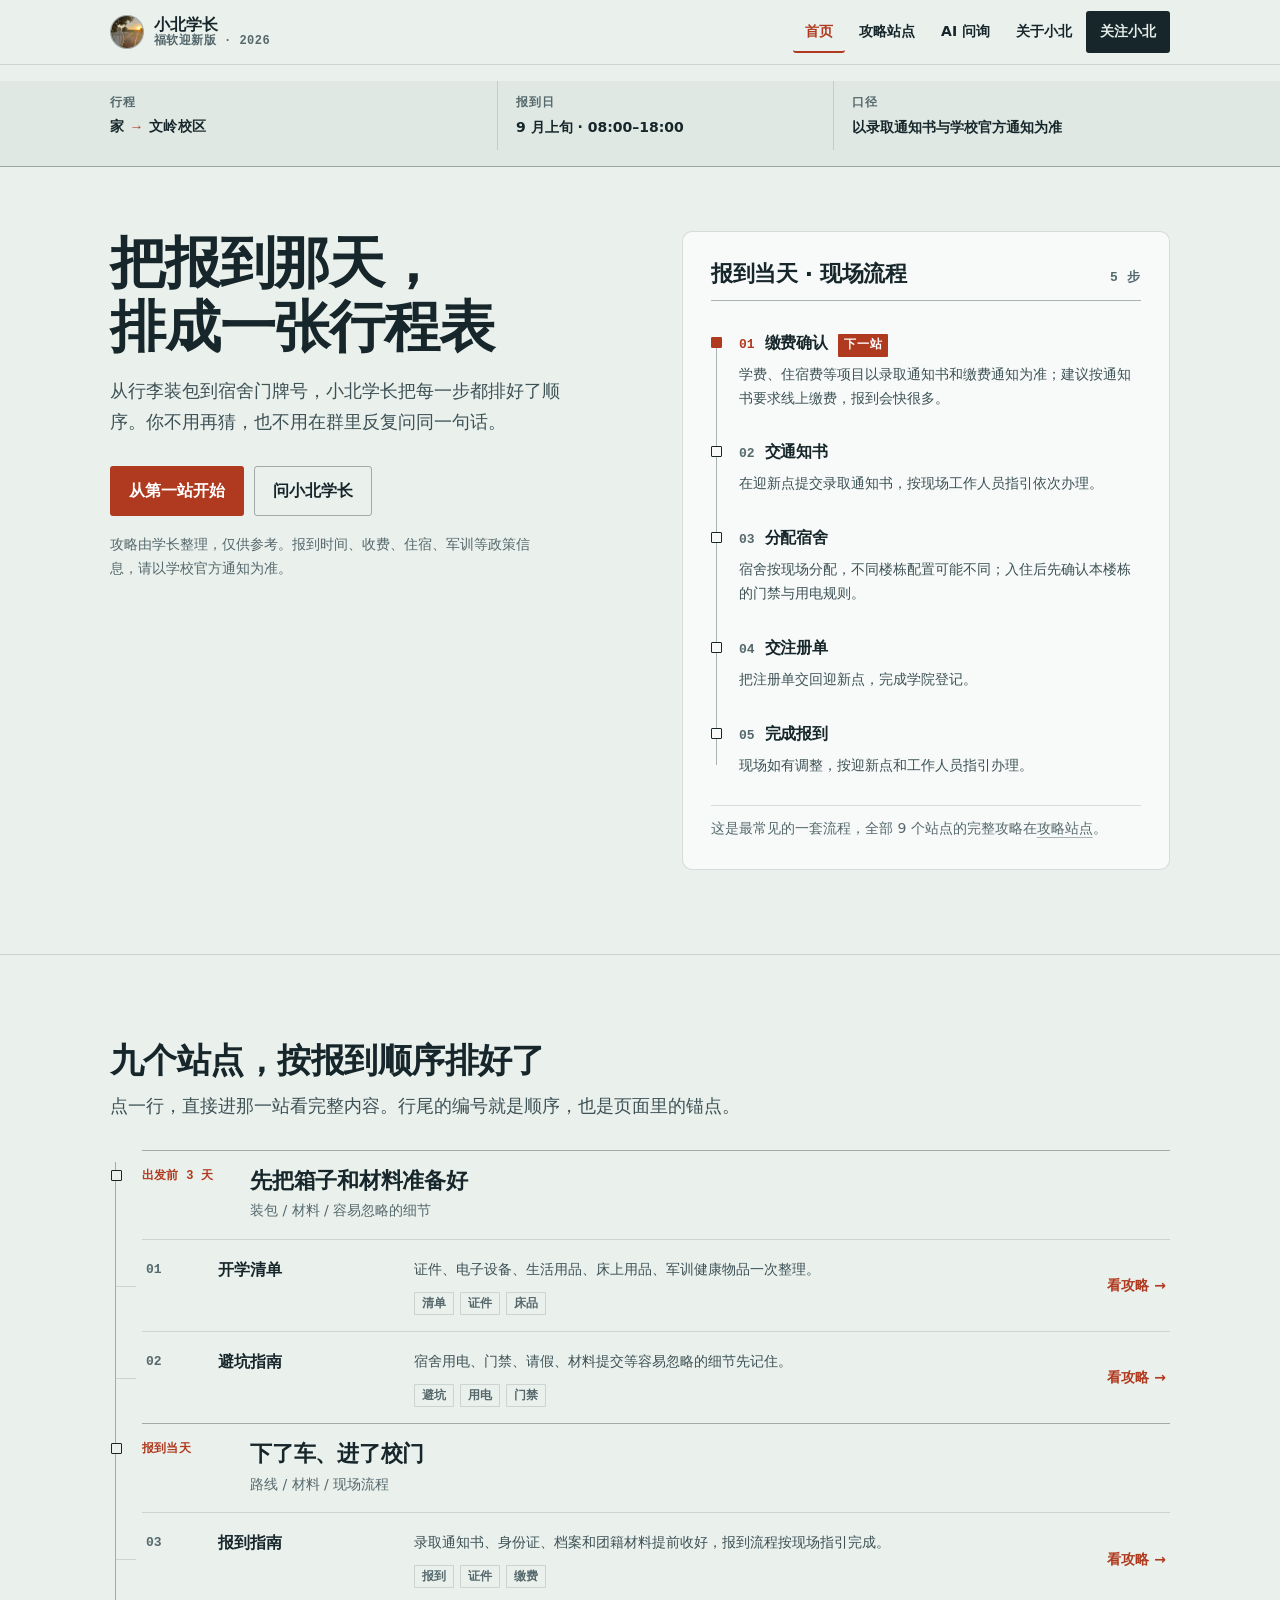
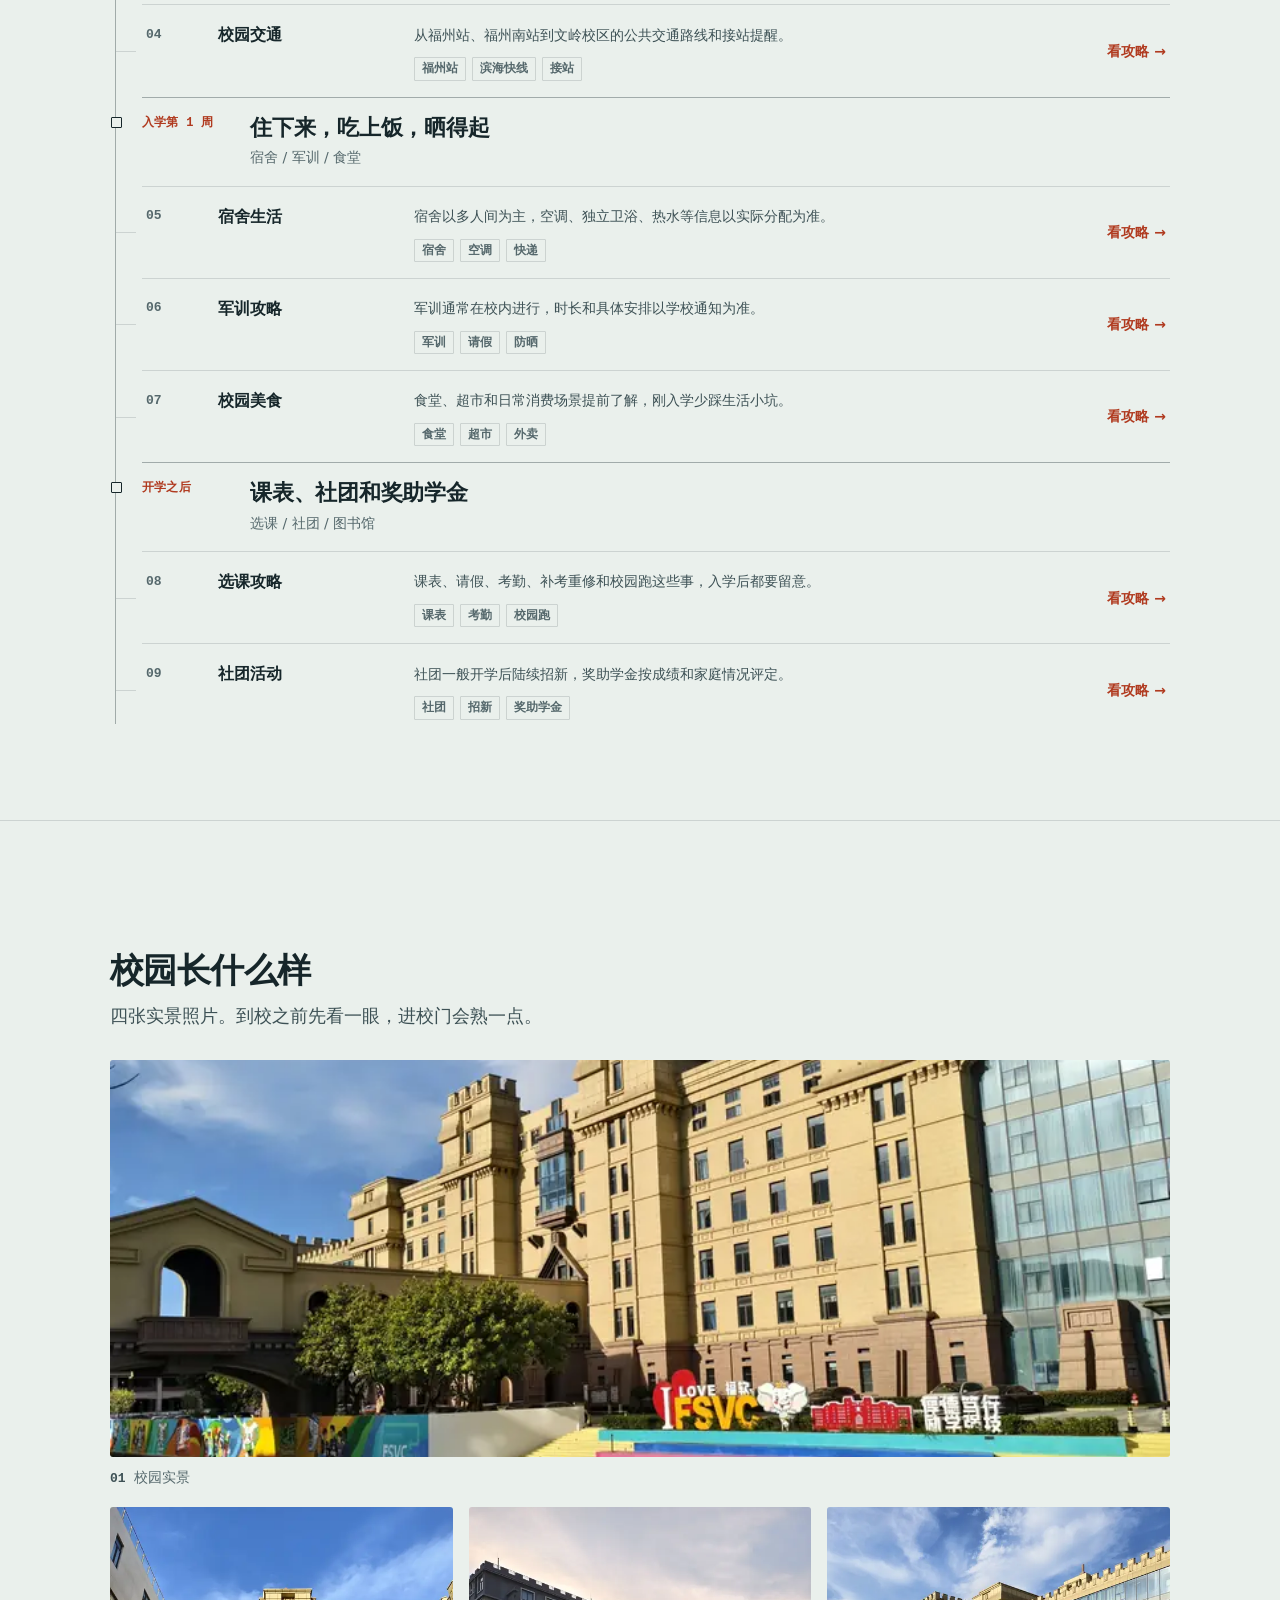
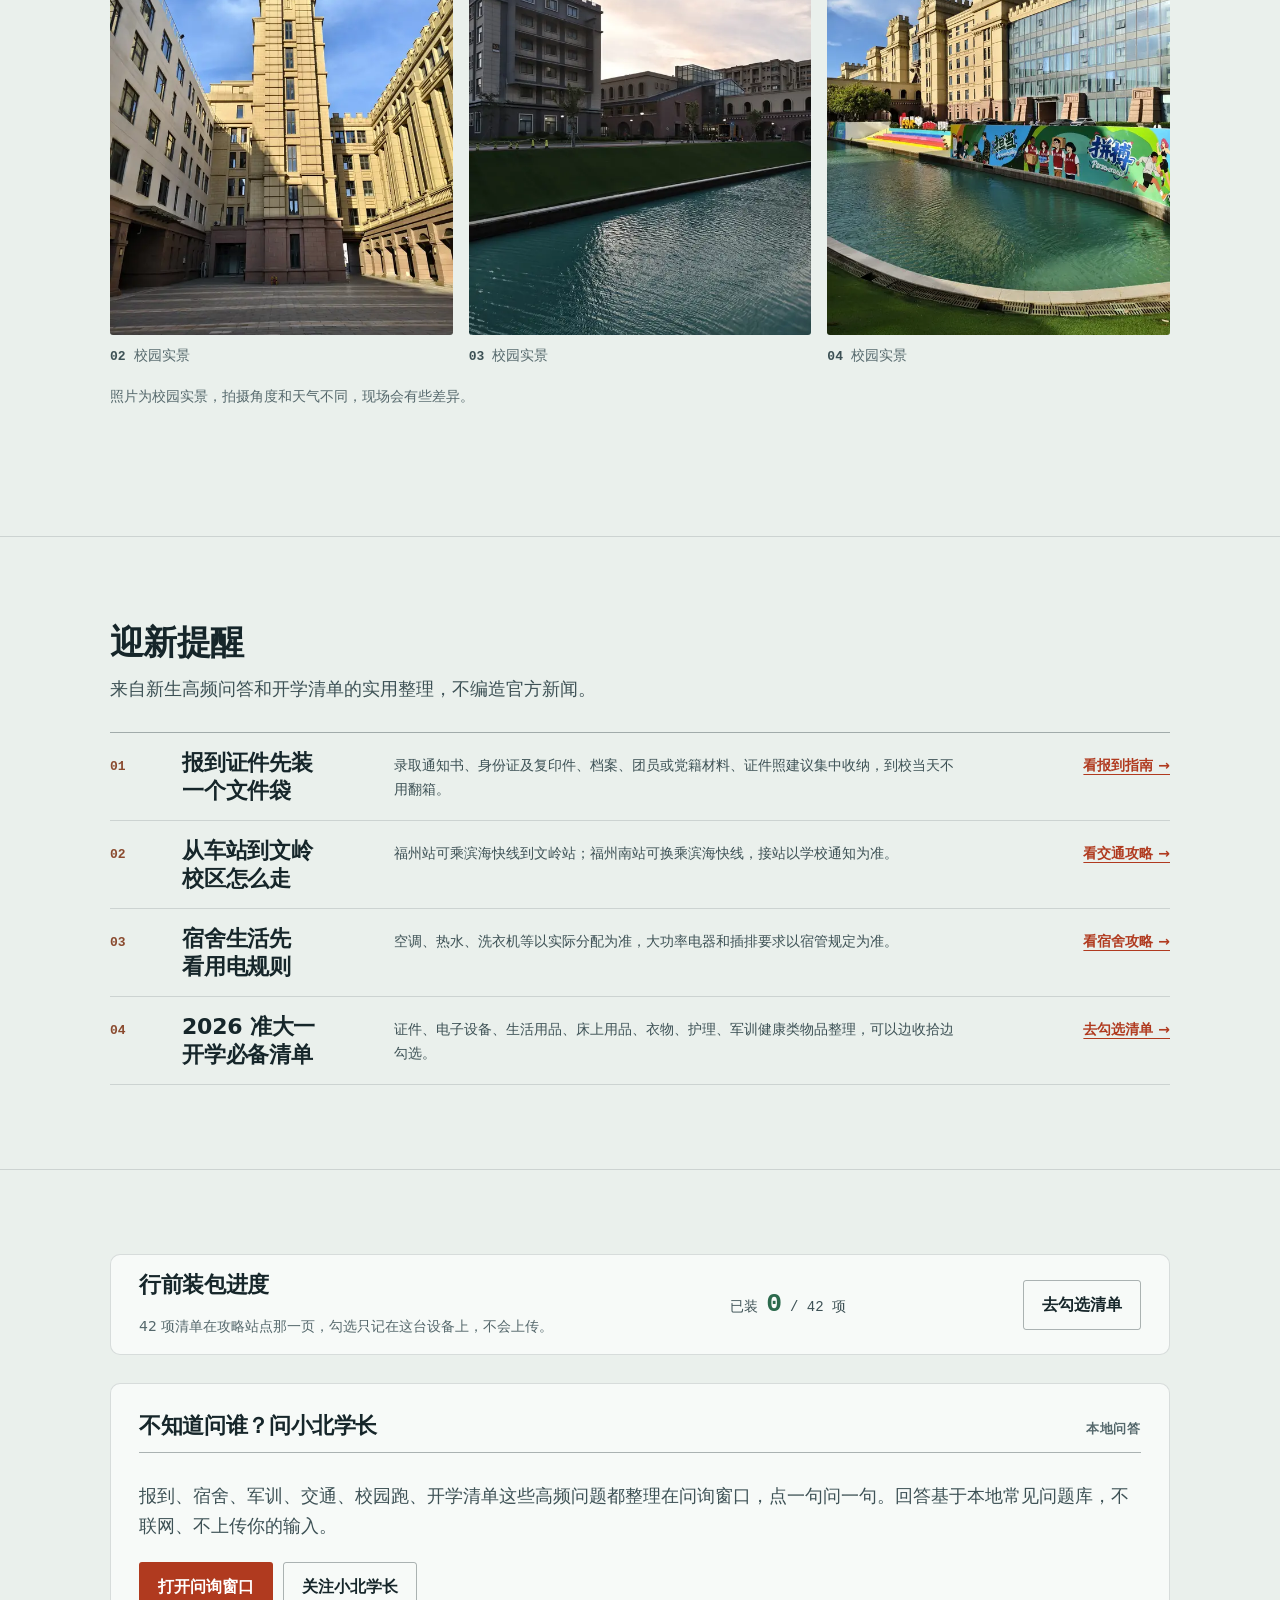
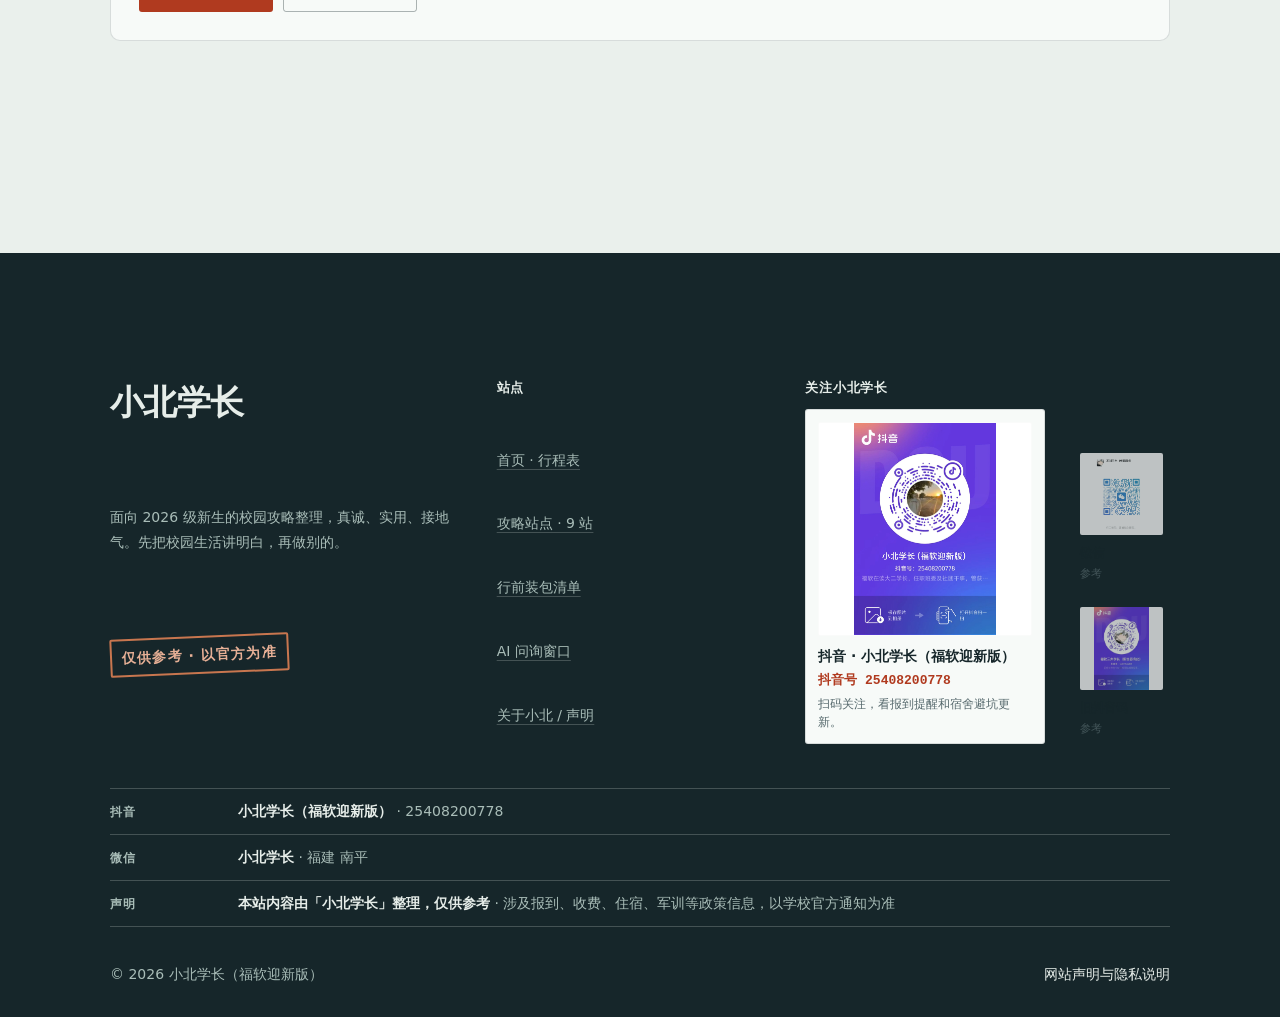
<file: index.html>
<!doctype html>
<html lang="zh-CN">
  <head>
    <meta charset="utf-8">
    <meta name="viewport" content="width=device-width, initial-scale=1">
    <title>小北学长 · 福软 2026 级新生报到行程表</title>
    <meta name="description" content="把报到那天排成一张行程表：报到指南、证件材料、校园交通、宿舍生活、军训攻略、选课与开学清单，九个站点一次看全。攻略由学长整理，仅供参考，政策信息以学校官方通知为准。">
    <link rel="canonical" href="https://xiaowuxueai.github.io/xiaobei-freshman-guide/">
    <meta name="theme-color" content="#eaf0ec">
    <meta property="og:type" content="website">
    <meta property="og:locale" content="zh_CN">
    <meta property="og:site_name" content="小北学长（福软迎新版）">
    <meta property="og:title" content="小北学长 · 福软 2026 级新生报到行程表">
    <meta property="og:description" content="报到指南、证件材料、校园交通、宿舍生活、军训攻略、选课与开学清单，按报到那天的顺序排好。">
    <meta property="og:url" content="https://xiaowuxueai.github.io/xiaobei-freshman-guide/">
    <meta property="og:image" content="https://xiaowuxueai.github.io/xiaobei-freshman-guide/images/og-cover.jpg">
    <meta property="og:image:width" content="1200">
    <meta property="og:image:height" content="630">
    <meta name="twitter:card" content="summary_large_image">
    <link rel="icon" href="images/favicon.svg" type="image/svg+xml">
    <link rel="apple-touch-icon" href="images/apple-touch-icon.png">
    <link rel="stylesheet" href="css/style.css">
    <script type="application/ld+json">
      {"@context":"https://schema.org","@type":"WebSite","name":"小北学长（福软迎新版）","alternateName":"小北学长","url":"https://xiaowuxueai.github.io/xiaobei-freshman-guide/","inLanguage":"zh-CN","description":"面向 2026 级新生的校园攻略站：报到指南、证件材料、校园交通、宿舍生活、军训攻略、选课与开学清单。","publisher":{"@type":"Organization","name":"小北学长"}}
    </script>
  </head>
  <body data-page="home">
    <a class="skip" href="#main">跳到主要内容</a>

    <header class="masthead">
      <div class="shell masthead__inner">
        <a class="brand" href="index.html">
          <img src="images/xiaobei-avatar.webp" width="360" height="360" alt="小北学长头像" decoding="async">
          <span>小北学长<small>福软迎新版 · 2026</small></span>
        </a>
        <button class="nav__toggle" type="button" aria-expanded="false" aria-controls="site-nav" aria-label="打开导航菜单">
          <span></span><span></span><span></span>
        </button>
        <nav class="nav" id="site-nav" aria-label="站点导航">
          <ul class="nav__list" data-nav-list>
            <li><a href="index.html" data-nav="home" aria-current="page">首页</a></li>
            <li><a href="category.html" data-nav="category">攻略站点</a></li>
            <li><a href="ai-consult.html" data-nav="consult">AI 问询</a></li>
            <li><a href="about.html" data-nav="about">关于小北</a></li>
            <li><a class="nav__cta" href="about.html#follow">关注小北</a></li>
          </ul>
        </nav>
      </div>
    </header>

    <div class="ticket">
      <div class="shell">
        <dl class="ticket__grid">
          <div class="ticket__field">
            <dt>行程</dt>
            <dd><span class="ticket__flow">家 <span class="ticket__arrow" aria-hidden="true">→</span> 文岭校区</span></dd>
          </div>
          <div class="ticket__field">
            <dt>报到日</dt>
            <dd>9 月上旬 · 08:00–18:00</dd>
          </div>
          <div class="ticket__field">
            <dt>口径</dt>
            <dd>以录取通知书与学校官方通知为准</dd>
          </div>
        </dl>
      </div>
    </div>

    <main id="main">

      <section class="band opening">
        <div class="shell opening__grid">
          <div>
            <h1>把报到那天，<br>排成一张行程表</h1>
            <p class="opening__lede">从行李装包到宿舍门牌号，小北学长把每一步都排好了顺序。你不用再猜，也不用在群里反复问同一句话。</p>
            <div class="actions opening__actions">
              <a class="action" href="category.html">从第一站开始</a>
              <a class="action action--quiet" href="ai-consult.html">问小北学长</a>
            </div>
            <p class="opening__caveat">攻略由学长整理，仅供参考。报到时间、收费、住宿、军训等政策信息，请以学校官方通知为准。</p>
          </div>

          <div class="opening__panel">
            <div class="panel">
              <div class="panel__head">
                <h2 class="panel__title">报到当天 · 现场流程</h2>
                <span class="label">5 步</span>
              </div>
              <ol class="rail" data-rail>
                <li class="rail__stop" data-current="true">
                  <span class="rail__mark" aria-hidden="true"></span>
                  <div class="rail__head"><span class="rail__index">01</span><span class="rail__name">缴费确认</span><span class="rail__flag">下一站</span></div>
                  <p class="rail__note">学费、住宿费等项目以录取通知书和缴费通知为准；建议按通知书要求线上缴费，报到会快很多。</p>
                </li>
                <li class="rail__stop">
                  <span class="rail__mark" aria-hidden="true"></span>
                  <div class="rail__head"><span class="rail__index">02</span><span class="rail__name">交通知书</span></div>
                  <p class="rail__note">在迎新点提交录取通知书，按现场工作人员指引依次办理。</p>
                </li>
                <li class="rail__stop">
                  <span class="rail__mark" aria-hidden="true"></span>
                  <div class="rail__head"><span class="rail__index">03</span><span class="rail__name">分配宿舍</span></div>
                  <p class="rail__note">宿舍按现场分配，不同楼栋配置可能不同；入住后先确认本楼栋的门禁与用电规则。</p>
                </li>
                <li class="rail__stop">
                  <span class="rail__mark" aria-hidden="true"></span>
                  <div class="rail__head"><span class="rail__index">04</span><span class="rail__name">交注册单</span></div>
                  <p class="rail__note">把注册单交回迎新点，完成学院登记。</p>
                </li>
                <li class="rail__stop">
                  <span class="rail__mark" aria-hidden="true"></span>
                  <div class="rail__head"><span class="rail__index">05</span><span class="rail__name">完成报到</span></div>
                  <p class="rail__note">现场如有调整，按迎新点和工作人员指引办理。</p>
                </li>
              </ol>
              <p class="rail__foot">这是最常见的一套流程，全部 9 个站点的完整攻略在<a href="category.html">攻略站点</a>。</p>
            </div>
          </div>
        </div>
      </section>

      <section class="band band--ruled" id="stations">
        <div class="shell">
          <div class="band__head band__head--wide">
            <h2>九个站点，按报到顺序排好了</h2>
            <p class="band__deck">点一行，直接进那一站看完整内容。行尾的编号就是顺序，也是页面里的锚点。</p>
          </div>

          <div class="route-axis">
            <div class="phase">
              <div class="phase__head">
                <span class="phase__when">出发前 3 天</span>
                <h3 class="phase__title">先把箱子和材料准备好</h3>
                <p class="phase__note">装包 / 材料 / 容易忽略的细节</p>
              </div>
              <a class="route-row" href="category.html#st-checklist" data-tags="清单 证件 床品 军训用品">
                <span class="route-row__index">01</span>
                <span class="route-row__name">开学清单</span>
                <span class="route-row__note">证件、电子设备、生活用品、床上用品、军训健康物品一次整理。</span>
                <span class="route-row__tags"><span class="tag">清单</span><span class="tag">证件</span><span class="tag">床品</span></span>
                <span class="route-row__go">看攻略 →</span>
              </a>
              <a class="route-row" href="category.html#st-tips" data-tags="避坑 用电 门禁 安全">
                <span class="route-row__index">02</span>
                <span class="route-row__name">避坑指南</span>
                <span class="route-row__note">宿舍用电、门禁、请假、材料提交等容易忽略的细节先记住。</span>
                <span class="route-row__tags"><span class="tag">避坑</span><span class="tag">用电</span><span class="tag">门禁</span></span>
                <span class="route-row__go">看攻略 →</span>
              </a>
            </div>

            <div class="phase">
              <div class="phase__head">
                <span class="phase__when">报到当天</span>
                <h3 class="phase__title">下了车、进了校门</h3>
                <p class="phase__note">路线 / 材料 / 现场流程</p>
              </div>
              <a class="route-row" href="category.html#st-register" data-tags="报到 证件 缴费 流程">
                <span class="route-row__index">03</span>
                <span class="route-row__name">报到指南</span>
                <span class="route-row__note">录取通知书、身份证、档案和团籍材料提前收好，报到流程按现场指引完成。</span>
                <span class="route-row__tags"><span class="tag">报到</span><span class="tag">证件</span><span class="tag">缴费</span></span>
                <span class="route-row__go">看攻略 →</span>
              </a>
              <a class="route-row" href="category.html#st-traffic" data-tags="福州站 福州南站 滨海快线 接站">
                <span class="route-row__index">04</span>
                <span class="route-row__name">校园交通</span>
                <span class="route-row__note">从福州站、福州南站到文岭校区的公共交通路线和接站提醒。</span>
                <span class="route-row__tags"><span class="tag">福州站</span><span class="tag">滨海快线</span><span class="tag">接站</span></span>
                <span class="route-row__go">看攻略 →</span>
              </a>
            </div>

            <div class="phase">
              <div class="phase__head">
                <span class="phase__when">入学第 1 周</span>
                <h3 class="phase__title">住下来，吃上饭，晒得起</h3>
                <p class="phase__note">宿舍 / 军训 / 食堂</p>
              </div>
              <a class="route-row" href="category.html#st-dorm" data-tags="宿舍 空调 热水 快递">
                <span class="route-row__index">05</span>
                <span class="route-row__name">宿舍生活</span>
                <span class="route-row__note">宿舍以多人间为主，空调、独立卫浴、热水等信息以实际分配为准。</span>
                <span class="route-row__tags"><span class="tag">宿舍</span><span class="tag">空调</span><span class="tag">快递</span></span>
                <span class="route-row__go">看攻略 →</span>
              </a>
              <a class="route-row" href="category.html#st-military" data-tags="军训 请假 防晒 健康">
                <span class="route-row__index">06</span>
                <span class="route-row__name">军训攻略</span>
                <span class="route-row__note">军训通常在校内进行，时长和具体安排以学校通知为准。</span>
                <span class="route-row__tags"><span class="tag">军训</span><span class="tag">请假</span><span class="tag">防晒</span></span>
                <span class="route-row__go">看攻略 →</span>
              </a>
              <a class="route-row" href="category.html#st-food" data-tags="食堂 超市 奶茶 外卖">
                <span class="route-row__index">07</span>
                <span class="route-row__name">校园美食</span>
                <span class="route-row__note">食堂、超市和日常消费场景提前了解，刚入学少踩生活小坑。</span>
                <span class="route-row__tags"><span class="tag">食堂</span><span class="tag">超市</span><span class="tag">外卖</span></span>
                <span class="route-row__go">看攻略 →</span>
              </a>
            </div>

            <div class="phase">
              <div class="phase__head">
                <span class="phase__when">开学之后</span>
                <h3 class="phase__title">课表、社团和奖助学金</h3>
                <p class="phase__note">选课 / 社团 / 图书馆</p>
              </div>
              <a class="route-row" href="category.html#st-course" data-tags="课表 考勤 挂科 图书馆 校园跑">
                <span class="route-row__index">08</span>
                <span class="route-row__name">选课攻略</span>
                <span class="route-row__note">课表、请假、考勤、补考重修和校园跑这些事，入学后都要留意。</span>
                <span class="route-row__tags"><span class="tag">课表</span><span class="tag">考勤</span><span class="tag">校园跑</span></span>
                <span class="route-row__go">看攻略 →</span>
              </a>
              <a class="route-row" href="category.html#st-club" data-tags="社团 招新 奖学金 助学金">
                <span class="route-row__index">09</span>
                <span class="route-row__name">社团活动</span>
                <span class="route-row__note">社团一般开学后陆续招新，奖助学金按成绩和家庭情况评定。</span>
                <span class="route-row__tags"><span class="tag">社团</span><span class="tag">招新</span><span class="tag">奖助学金</span></span>
                <span class="route-row__go">看攻略 →</span>
              </a>
            </div>
          </div>
        </div>
      </section>

      <section class="band band--field">
        <div class="shell">
          <div class="band__head band__head--wide">
            <h2>校园长什么样</h2>
            <p class="band__deck">四张实景照片。到校之前先看一眼，进校门会熟一点。</p>
          </div>
          <div class="campus-plate">
            <figure>
              <picture>
                <source media="(min-width: 760px)" srcset="images/campus-02-1200.webp 1200w, images/campus-02.webp 1600w" sizes="(min-width: 1140px) 1100px, 92vw">
                <img src="images/campus-02-800.webp" width="800" height="600" alt="校园实景照片：开阔的校园地面与建筑" loading="lazy" decoding="async">
              </picture>
              <figcaption><b>01</b><span>校园实景</span></figcaption>
            </figure>
            <figure>
              <img src="images/campus-01-800.webp" srcset="images/campus-01-800.webp 600w, images/campus-01.webp 1600w"
              sizes="(min-width: 760px) 32vw, 46vw" width="600" height="800"
              alt="校园实景照片：楼体与绿化" loading="lazy" decoding="async">
              <figcaption><b>02</b><span>校园实景</span></figcaption>
            </figure>
            <figure>
              <img src="images/campus-03-800.webp" srcset="images/campus-03-800.webp 600w, images/campus-03.webp 1400w"
              sizes="(min-width: 760px) 32vw, 46vw" width="600" height="800"
              alt="校园实景照片：校园一角" loading="lazy" decoding="async">
              <figcaption><b>03</b><span>校园实景</span></figcaption>
            </figure>
            <figure>
              <img src="images/campus-04-800.webp" srcset="images/campus-04-800.webp 600w, images/campus-04-1000.webp 1000w, images/campus-04.webp 1400w"
              sizes="(min-width: 760px) 32vw, 96vw" width="600" height="800"
              alt="校园实景照片：校园步道与绿化" loading="lazy" decoding="async">
              <figcaption><b>04</b><span>校园实景</span></figcaption>
            </figure>
          </div>
          <p class="band__note band__note--after">照片为校园实景，拍摄角度和天气不同，现场会有些差异。</p>
        </div>
      </section>

      <section class="band band--ruled">
        <div class="shell">
          <div class="band__head band__head--wide">
            <h2>迎新提醒</h2>
            <p class="band__deck">来自新生高频问答和开学清单的实用整理，不编造官方新闻。</p>
          </div>
          <div class="notes">
            <article class="note-row">
              <span class="note-row__index">01</span>
              <h3 class="note-row__title">报到证件先装一个文件袋</h3>
              <p class="note-row__body">录取通知书、身份证及复印件、档案、团员或党籍材料、证件照建议集中收纳，到校当天不用翻箱。</p>
              <a class="note-row__link" href="category.html#st-register">看报到指南 →</a>
            </article>
            <article class="note-row">
              <span class="note-row__index">02</span>
              <h3 class="note-row__title">从车站到文岭校区怎么走</h3>
              <p class="note-row__body">福州站可乘滨海快线到文岭站；福州南站可换乘滨海快线，接站以学校通知为准。</p>
              <a class="note-row__link" href="category.html#st-traffic">看交通攻略 →</a>
            </article>
            <article class="note-row">
              <span class="note-row__index">03</span>
              <h3 class="note-row__title">宿舍生活先看用电规则</h3>
              <p class="note-row__body">空调、热水、洗衣机等以实际分配为准，大功率电器和插排要求以宿管规定为准。</p>
              <a class="note-row__link" href="category.html#st-dorm">看宿舍攻略 →</a>
            </article>
            <article class="note-row">
              <span class="note-row__index">04</span>
              <h3 class="note-row__title">2026 准大一开学必备清单</h3>
              <p class="note-row__body">证件、电子设备、生活用品、床上用品、衣物、护理、军训健康类物品整理，可以边收拾边勾选。</p>
              <a class="note-row__link" href="category.html#checklist">去勾选清单 →</a>
            </article>
          </div>
        </div>
      </section>

      <section class="band">
        <div class="shell stack">
          <div class="pack-teaser">
            <div>
              <h2 class="title-sm">行前装包进度</h2>
              <p class="band__note band__note--after">42 项清单在攻略站点那一页，勾选只记在这台设备上，不会上传。</p>
            </div>
            <div class="pack-teaser__readout" data-pack-readout>
              已装 <b>0</b> / 42 项
            </div>
            <a class="action action--quiet" href="category.html#checklist">去勾选清单</a>
          </div>

          <div class="panel">
            <div class="panel__head">
              <h2 class="panel__title">不知道问谁？问小北学长</h2>
              <span class="label">本地问答</span>
            </div>
            <p class="band__deck">报到、宿舍、军训、交通、校园跑、开学清单这些高频问题都整理在问询窗口，点一句问一句。回答基于本地常见问题库，不联网、不上传你的输入。</p>
            <div class="actions actions--spaced">
              <a class="action" href="ai-consult.html">打开问询窗口</a>
              <a class="action action--quiet" href="about.html#follow">关注小北学长</a>
            </div>
          </div>
        </div>
      </section>

    </main>

    <footer class="colophon">
      <div class="shell">
        <div class="colophon__grid">
          <div class="colophon__brand">
            <h2>小北学长</h2>
            <p>面向 2026 级新生的校园攻略整理，真诚、实用、接地气。先把校园生活讲明白，再做别的。</p>
            <p><span class="stamp stamp--night">仅供参考 · 以官方为准</span></p>
          </div>
          <nav class="colophon__links" aria-label="页脚导航">
            <h3 class="label label--night">站点</h3>
            <a href="index.html">首页 · 行程表</a>
            <a href="category.html">攻略站点 · 9 站</a>
            <a href="category.html#checklist">行前装包清单</a>
            <a href="ai-consult.html">AI 问询窗口</a>
            <a href="about.html">关于小北 / 声明</a>
          </nav>
          <div id="follow">
            <h3 class="label label--night">关注小北学长</h3>
            <div class="follow follow--spaced follow--with-ref">
              <figure class="plate plate--night">
                <img src="images/douyin-qr.webp" width="1125" height="1680" alt="小北学长抖音二维码：扫码关注小北学长（福软迎新版）" loading="lazy" decoding="async">
                <figcaption class="plate__cap">
                  <b>抖音 · 小北学长（福软迎新版）</b>
                  <span>抖音号 25408200778</span>
                  <small>扫码关注，看报到提醒和宿舍避坑更新。</small>
                </figcaption>
              </figure>
              <div class="follow__ref" role="group" aria-label="其他二维码（参考）">
                <figure class="plate plate--ref">
                  <img src="images/wechat-qr.webp" width="820" height="1220" alt="小北学长微信二维码（参考）" loading="lazy" decoding="async">
                  <figcaption class="plate__cap"><b>微信</b><small>参考</small></figcaption>
                </figure>
                <figure class="plate plate--ref">
                  <img src="images/qr-ref-douyin.webp" width="321" height="480" alt="抖音二维码（旧版，仅供参考）" loading="lazy" decoding="async">
                  <figcaption class="plate__cap"><b>旧抖音码</b><small>参考</small></figcaption>
                </figure>
              </div>
            </div>
          </div>
        </div>

        <dl class="billing">
          <div class="billing__row"><dt>抖音</dt><dd>小北学长（福软迎新版）<em> · 25408200778</em></dd></div>
          <div class="billing__row"><dt>微信</dt><dd>小北学长<em> · 福建 南平</em></dd></div>
          <div class="billing__row"><dt>声明</dt><dd>本站内容由「小北学长」整理，仅供参考<em> · 涉及报到、收费、住宿、军训等政策信息，以学校官方通知为准</em></dd></div>
        </dl>

        <div class="colophon__base">
          <span>© 2026 小北学长（福软迎新版）</span>
          <span><a href="about.html#policy">网站声明与隐私说明</a></span>
        </div>
      </div>
    </footer>

    <script src="js/site.js"></script>
  </body>
</html>
</file>
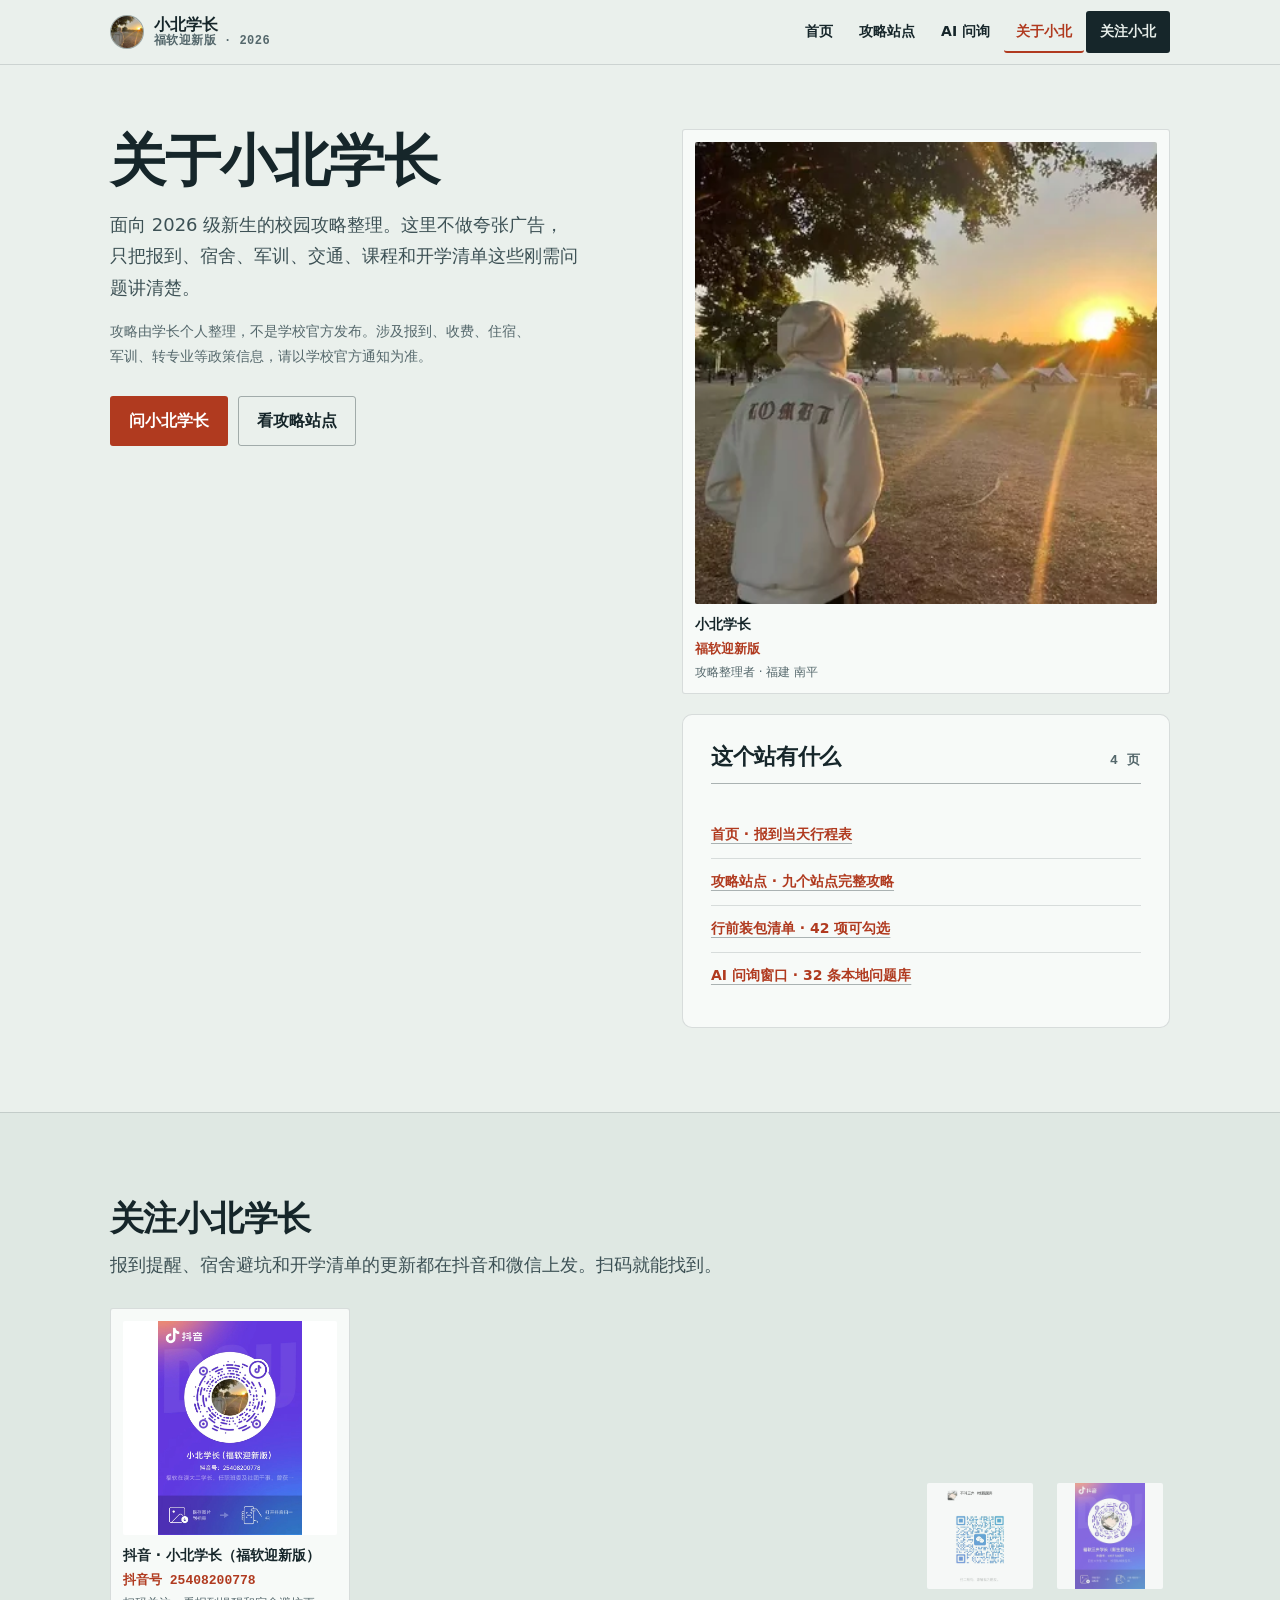
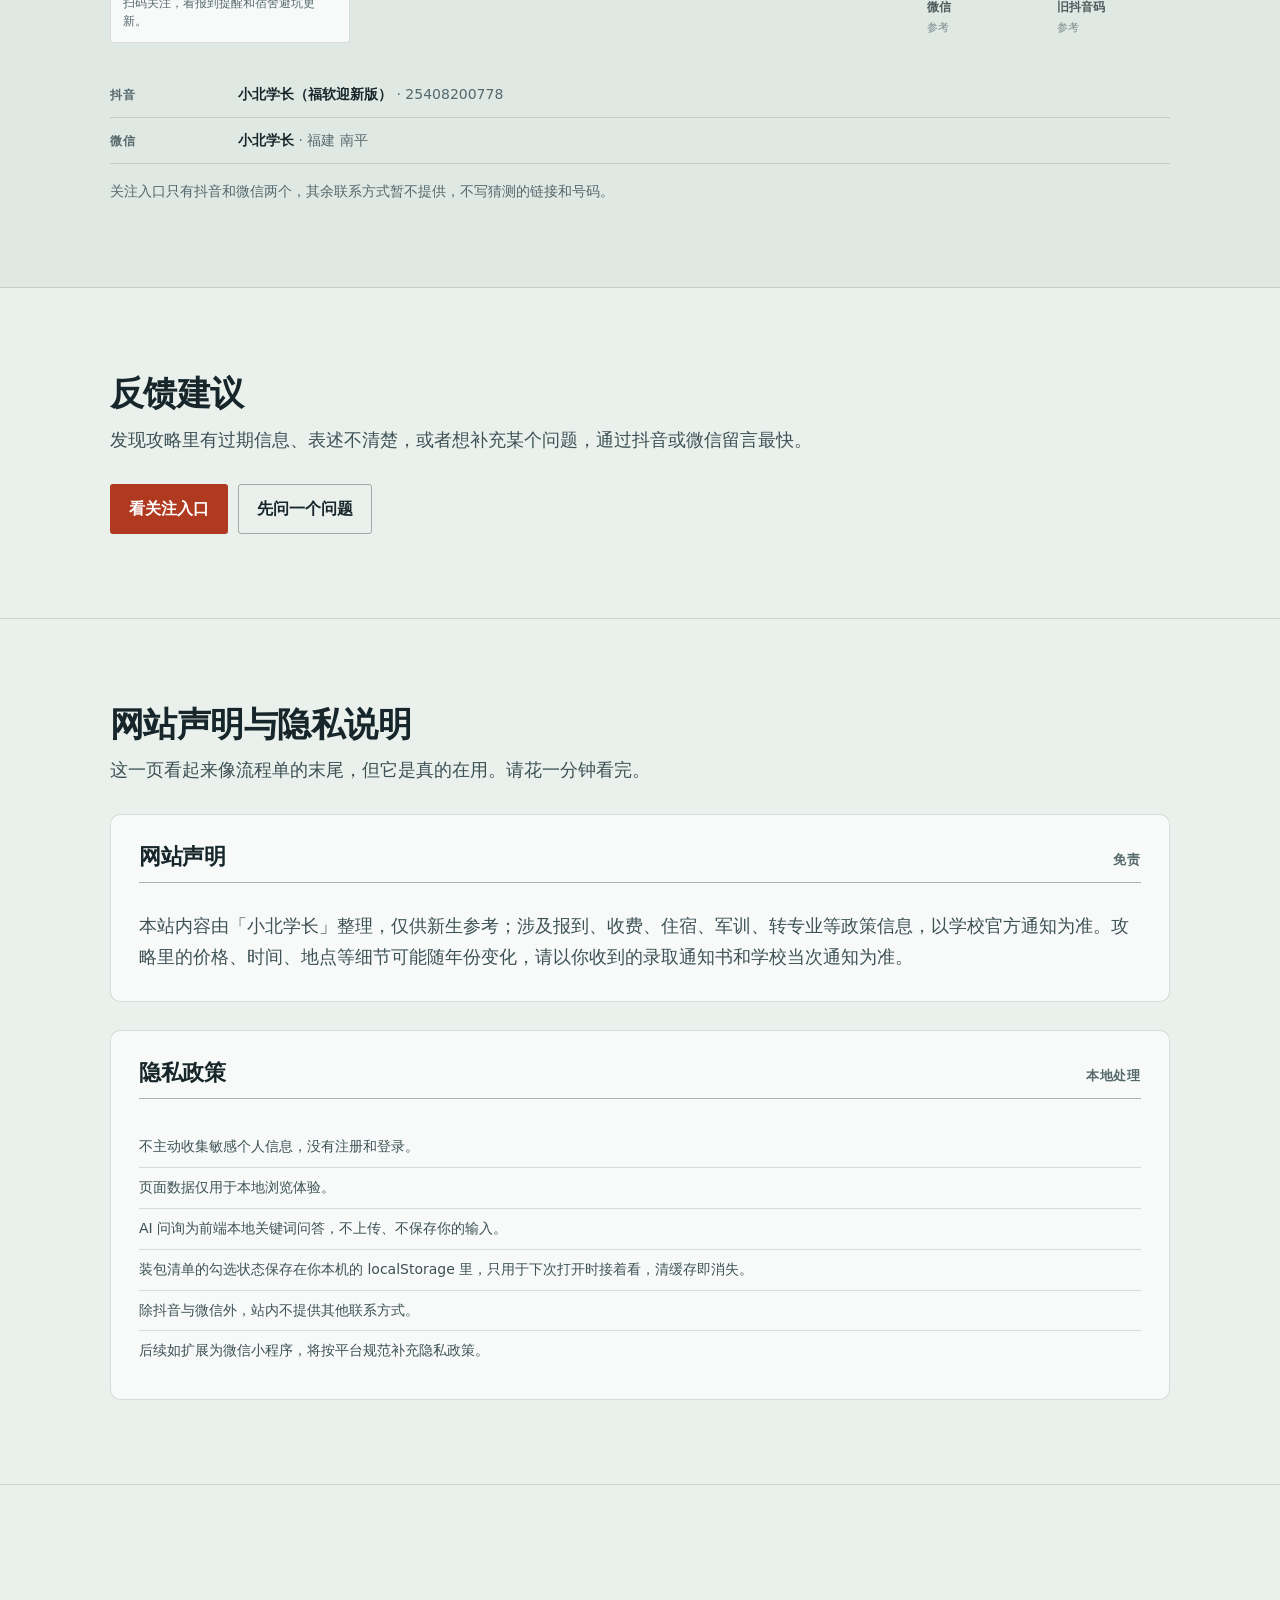
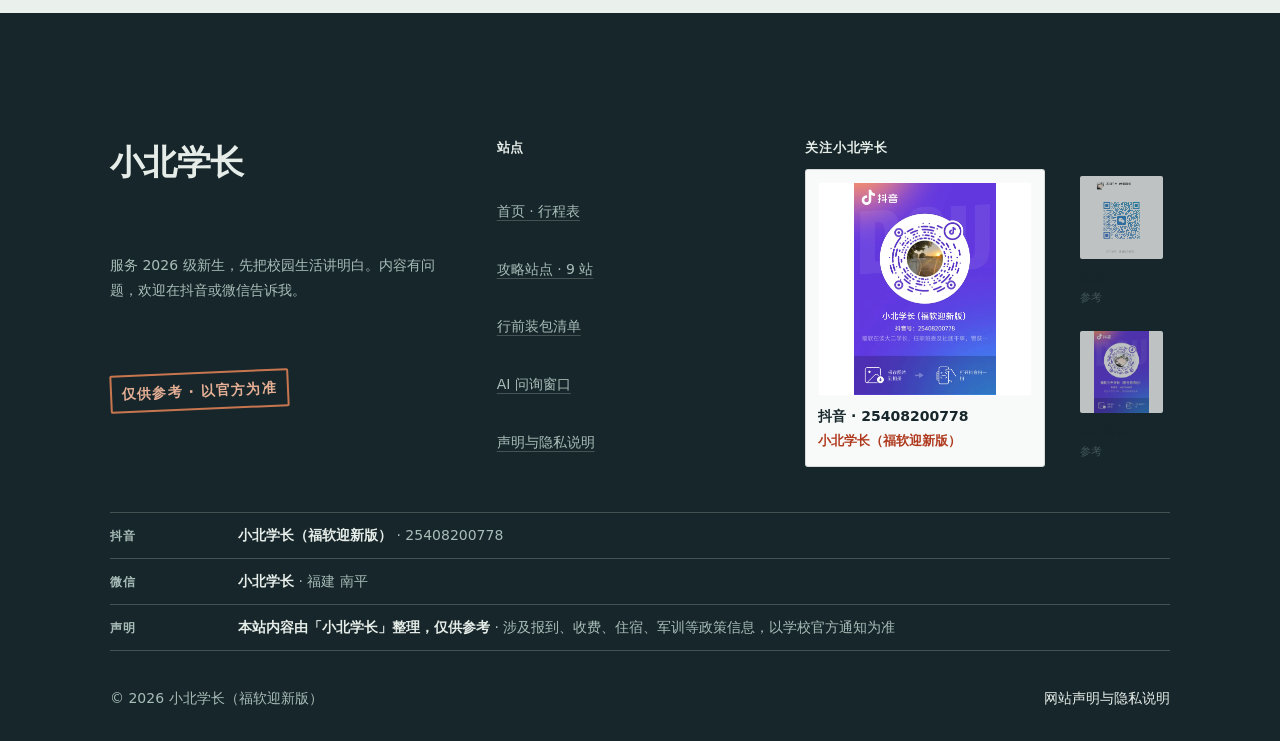
<file: about.html>
<!doctype html>
<html lang="zh-CN">
  <head>
    <meta charset="utf-8">
    <meta name="viewport" content="width=device-width, initial-scale=1">
    <title>关于小北学长 · 关注入口与声明</title>
    <meta name="description" content="小北学长是面向 2026 级新生的校园攻略整理者。这里有抖音号 25408200778、微信二维码、反馈方式，以及网站声明与隐私说明。">
    <link rel="canonical" href="https://xiaowuxueai.github.io/xiaobei-freshman-guide/about.html">
    <meta name="theme-color" content="#eaf0ec">
    <meta property="og:type" content="profile">
    <meta property="og:locale" content="zh_CN">
    <meta property="og:site_name" content="小北学长（福软迎新版）">
    <meta property="og:title" content="关于小北学长 · 关注入口与声明">
    <meta property="og:description" content="抖音、微信二维码与反馈方式，网站声明与隐私说明。">
    <meta property="og:url" content="https://xiaowuxueai.github.io/xiaobei-freshman-guide/about.html">
    <meta property="og:image" content="https://xiaowuxueai.github.io/xiaobei-freshman-guide/images/og-cover.jpg">
    <meta name="twitter:card" content="summary_large_image">
    <link rel="icon" href="images/favicon.svg" type="image/svg+xml">
    <link rel="apple-touch-icon" href="images/apple-touch-icon.png">
    <link rel="stylesheet" href="css/style.css">
  </head>
  <body data-page="about">
    <a class="skip" href="#main">跳到主要内容</a>

    <header class="masthead">
      <div class="shell masthead__inner">
        <a class="brand" href="index.html">
          <img src="images/xiaobei-avatar.webp" width="360" height="360" alt="小北学长头像" decoding="async">
          <span>小北学长<small>福软迎新版 · 2026</small></span>
        </a>
        <button class="nav__toggle" type="button" aria-expanded="false" aria-controls="site-nav" aria-label="打开导航菜单">
          <span></span><span></span><span></span>
        </button>
        <nav class="nav" id="site-nav" aria-label="站点导航">
          <ul class="nav__list" data-nav-list>
            <li><a href="index.html" data-nav="home">首页</a></li>
            <li><a href="category.html" data-nav="category">攻略站点</a></li>
            <li><a href="ai-consult.html" data-nav="consult">AI 问询</a></li>
            <li><a href="about.html" data-nav="about" aria-current="page">关于小北</a></li>
            <li><a class="nav__cta" href="#follow">关注小北</a></li>
          </ul>
        </nav>
      </div>
    </header>

    <main id="main">

      <section class="band opening">
        <div class="shell opening__grid">
          <div>
            <h1>关于小北学长</h1>
            <p class="opening__lede">面向 2026 级新生的校园攻略整理。这里不做夸张广告，只把报到、宿舍、军训、交通、课程和开学清单这些刚需问题讲清楚。</p>
            <p class="opening__caveat">攻略由学长个人整理，不是学校官方发布。涉及报到、收费、住宿、军训、转专业等政策信息，请以学校官方通知为准。</p>
            <div class="actions opening__actions">
              <a class="action" href="ai-consult.html">问小北学长</a>
              <a class="action action--quiet" href="category.html">看攻略站点</a>
            </div>
          </div>
          <div class="opening__panel">
            <figure class="plate">
              <img src="images/xiaobei-avatar.webp" width="360" height="360" alt="小北学长头像" loading="lazy" decoding="async">
              <figcaption class="plate__cap">
                <b>小北学长</b>
                <span>福软迎新版</span>
                <small>攻略整理者 · 福建 南平</small>
              </figcaption>
            </figure>
            <div class="panel actions--spaced">
              <div class="panel__head">
                <h2 class="panel__title">这个站有什么</h2>
                <span class="label">4 页</span>
              </div>
              <ul class="check-list">
                <li><a href="index.html">首页 · 报到当天行程表</a></li>
                <li><a href="category.html">攻略站点 · 九个站点完整攻略</a></li>
                <li><a href="category.html#checklist">行前装包清单 · 42 项可勾选</a></li>
                <li><a href="ai-consult.html">AI 问询窗口 · 32 条本地问题库</a></li>
              </ul>
            </div>
          </div>
        </div>
      </section>

      <section class="band band--sunk band--ruled" id="follow" aria-labelledby="follow-title">
        <div class="shell">
          <div class="band__head band__head--wide">
            <h2 id="follow-title">关注小北学长</h2>
            <p class="band__deck">报到提醒、宿舍避坑和开学清单的更新都在抖音和微信上发。扫码就能找到。</p>
          </div>

          <div class="follow follow--with-ref">
            <figure class="plate">
              <img src="images/douyin-qr.webp" width="1125" height="1680" alt="小北学长抖音二维码：扫码关注小北学长（福软迎新版）" loading="lazy" decoding="async">
              <figcaption class="plate__cap">
                <b>抖音 · 小北学长（福软迎新版）</b>
                <span>抖音号 25408200778</span>
                <small>扫码关注，看报到提醒和宿舍避坑更新。</small>
              </figcaption>
            </figure>
            <div class="follow__ref" role="group" aria-label="其他二维码（参考）">
              <figure class="plate plate--ref">
                <img src="images/wechat-qr.webp" width="820" height="1220" alt="小北学长微信二维码（参考）" loading="lazy" decoding="async">
                <figcaption class="plate__cap"><b>微信</b><small>参考</small></figcaption>
              </figure>
              <figure class="plate plate--ref">
                <img src="images/qr-ref-douyin.webp" width="321" height="480" alt="抖音二维码（旧版，仅供参考）" loading="lazy" decoding="async">
                <figcaption class="plate__cap"><b>旧抖音码</b><small>参考</small></figcaption>
              </figure>
            </div>
          </div>

          <dl class="billing billing--onpaper">
            <div class="billing__row"><dt>抖音</dt><dd>小北学长（福软迎新版）<em> · 25408200778</em></dd></div>
            <div class="billing__row"><dt>微信</dt><dd>小北学长<em> · 福建 南平</em></dd></div>
          </dl>
          <p class="band__note band__note--after">关注入口只有抖音和微信两个，其余联系方式暂不提供，不写猜测的链接和号码。</p>
        </div>
      </section>

      <section class="band" aria-labelledby="feedback-title">
        <div class="shell">
          <div class="band__head band__head--wide">
            <h2 id="feedback-title">反馈建议</h2>
            <p class="band__deck">发现攻略里有过期信息、表述不清楚，或者想补充某个问题，通过抖音或微信留言最快。</p>
          </div>
          <div class="actions">
            <a class="action" href="#follow">看关注入口</a>
            <a class="action action--quiet" href="ai-consult.html">先问一个问题</a>
          </div>
        </div>
      </section>

      <section class="band band--ruled" id="policy" aria-labelledby="policy-title">
        <div class="shell">
          <div class="band__head band__head--wide">
            <h2 id="policy-title">网站声明与隐私说明</h2>
            <p class="band__deck">这一页看起来像流程单的末尾，但它是真的在用。请花一分钟看完。</p>
          </div>

          <div class="stack">
            <article class="panel">
              <div class="panel__head">
                <h2 class="panel__title">网站声明</h2>
                <span class="label">免责</span>
              </div>
              <p class="band__deck">本站内容由「小北学长」整理，仅供新生参考；涉及报到、收费、住宿、军训、转专业等政策信息，以学校官方通知为准。攻略里的价格、时间、地点等细节可能随年份变化，请以你收到的录取通知书和学校当次通知为准。</p>
            </article>

            <article class="panel">
              <div class="panel__head">
                <h2 class="panel__title">隐私政策</h2>
                <span class="label">本地处理</span>
              </div>
              <ul class="check-list">
                <li>不主动收集敏感个人信息，没有注册和登录。</li>
                <li>页面数据仅用于本地浏览体验。</li>
                <li>AI 问询为前端本地关键词问答，不上传、不保存你的输入。</li>
                <li>装包清单的勾选状态保存在你本机的 localStorage 里，只用于下次打开时接着看，清缓存即消失。</li>
                <li>除抖音与微信外，站内不提供其他联系方式。</li>
                <li>后续如扩展为微信小程序，将按平台规范补充隐私政策。</li>
              </ul>
            </article>
          </div>
        </div>
      </section>

    </main>

    <footer class="colophon">
      <div class="shell">
        <div class="colophon__grid">
          <div class="colophon__brand">
            <h2>小北学长</h2>
            <p>服务 2026 级新生，先把校园生活讲明白。内容有问题，欢迎在抖音或微信告诉我。</p>
            <p><span class="stamp stamp--night">仅供参考 · 以官方为准</span></p>
          </div>
          <nav class="colophon__links" aria-label="页脚导航">
            <h3 class="label label--night">站点</h3>
            <a href="index.html">首页 · 行程表</a>
            <a href="category.html">攻略站点 · 9 站</a>
            <a href="category.html#checklist">行前装包清单</a>
            <a href="ai-consult.html">AI 问询窗口</a>
            <a href="about.html#policy">声明与隐私说明</a>
          </nav>
          <div>
            <h3 class="label label--night">关注小北学长</h3>
            <div class="follow follow--spaced follow--with-ref">
              <figure class="plate plate--night">
                <img src="images/douyin-qr.webp" width="1125" height="1680" alt="小北学长抖音二维码" loading="lazy" decoding="async">
                <figcaption class="plate__cap">
                  <b>抖音 · 25408200778</b>
                  <span>小北学长（福软迎新版）</span>
                </figcaption>
              </figure>
              <div class="follow__ref" role="group" aria-label="其他二维码（参考）">
                <figure class="plate plate--ref">
                  <img src="images/wechat-qr.webp" width="820" height="1220" alt="小北学长微信二维码（参考）" loading="lazy" decoding="async">
                  <figcaption class="plate__cap"><b>微信</b><small>参考</small></figcaption>
                </figure>
                <figure class="plate plate--ref">
                  <img src="images/qr-ref-douyin.webp" width="321" height="480" alt="抖音二维码（旧版，仅供参考）" loading="lazy" decoding="async">
                  <figcaption class="plate__cap"><b>旧抖音码</b><small>参考</small></figcaption>
                </figure>
              </div>
            </div>
          </div>
        </div>

        <dl class="billing">
          <div class="billing__row"><dt>抖音</dt><dd>小北学长（福软迎新版）<em> · 25408200778</em></dd></div>
          <div class="billing__row"><dt>微信</dt><dd>小北学长<em> · 福建 南平</em></dd></div>
          <div class="billing__row"><dt>声明</dt><dd>本站内容由「小北学长」整理，仅供参考<em> · 涉及报到、收费、住宿、军训等政策信息，以学校官方通知为准</em></dd></div>
        </dl>

        <div class="colophon__base">
          <span>© 2026 小北学长（福软迎新版）</span>
          <span><a href="about.html#policy">网站声明与隐私说明</a></span>
        </div>
      </div>
    </footer>

    <script src="js/site.js"></script>
  </body>
</html>
</file>
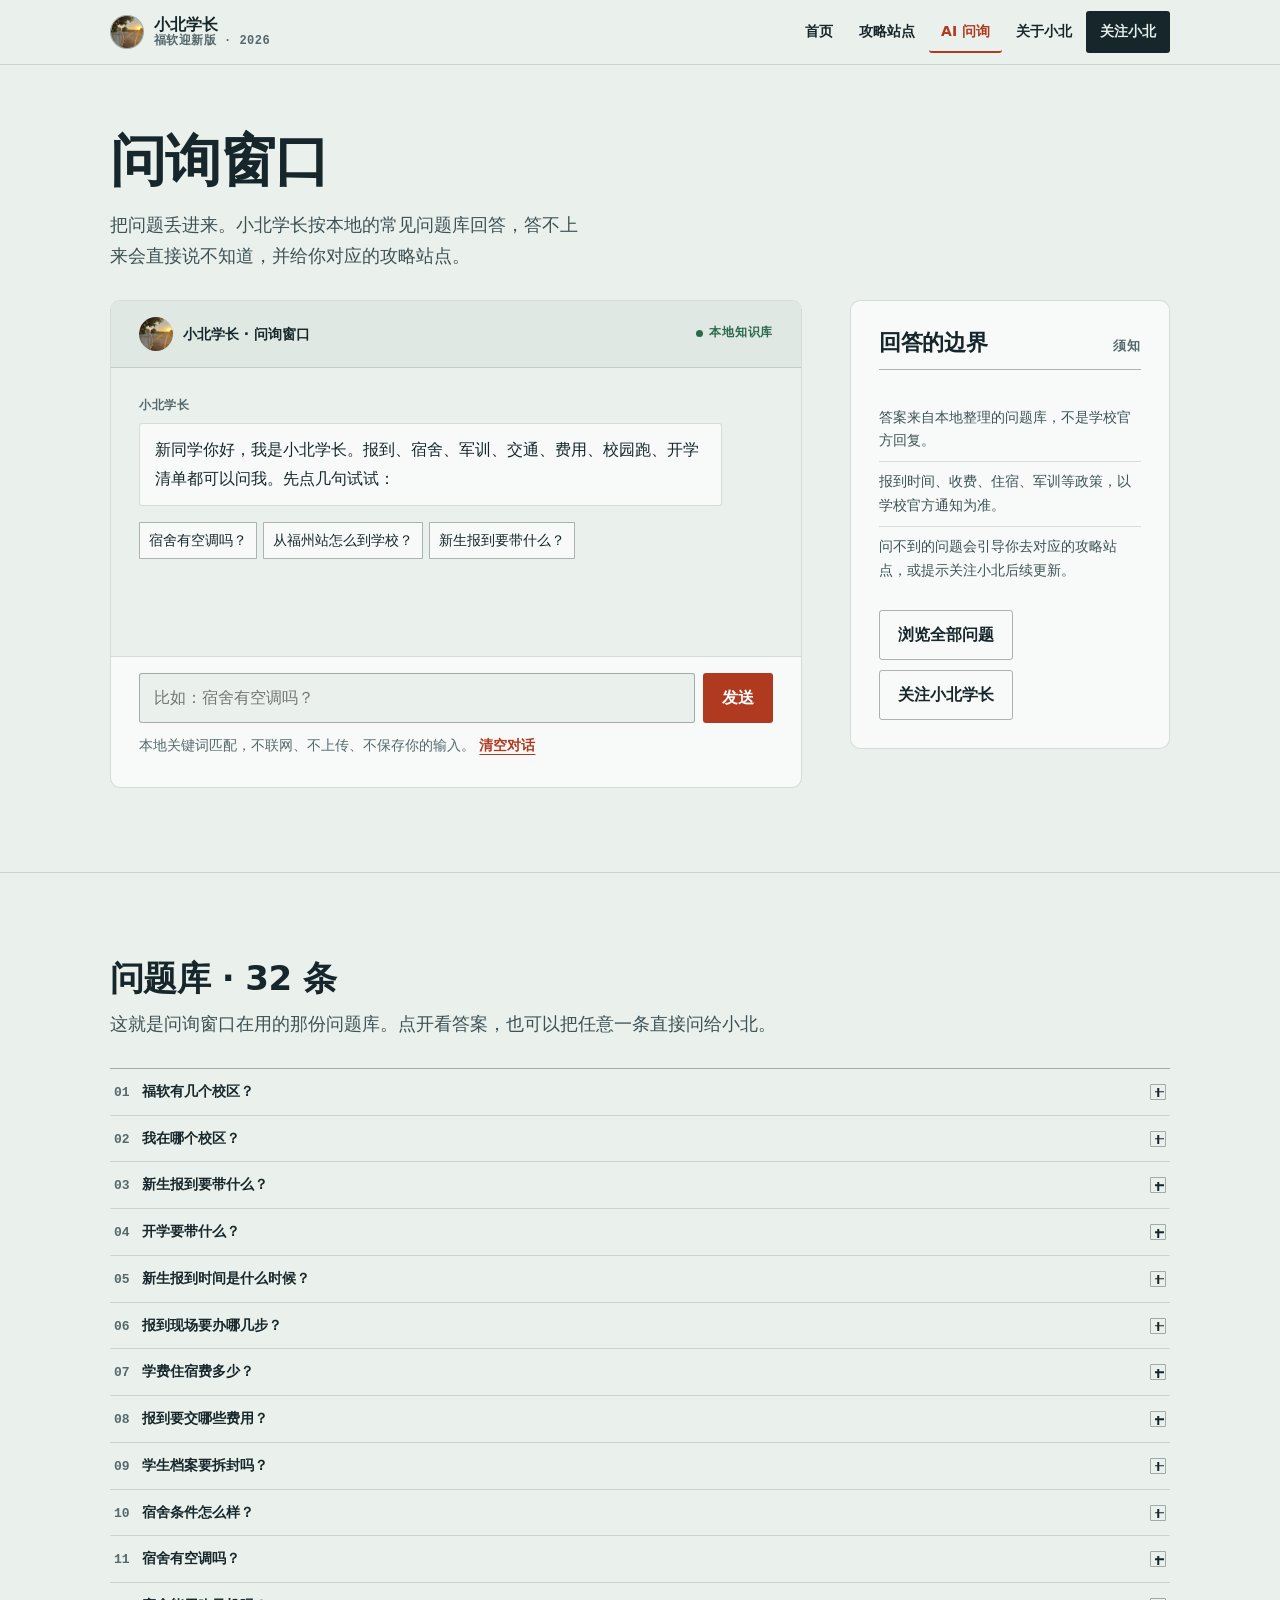
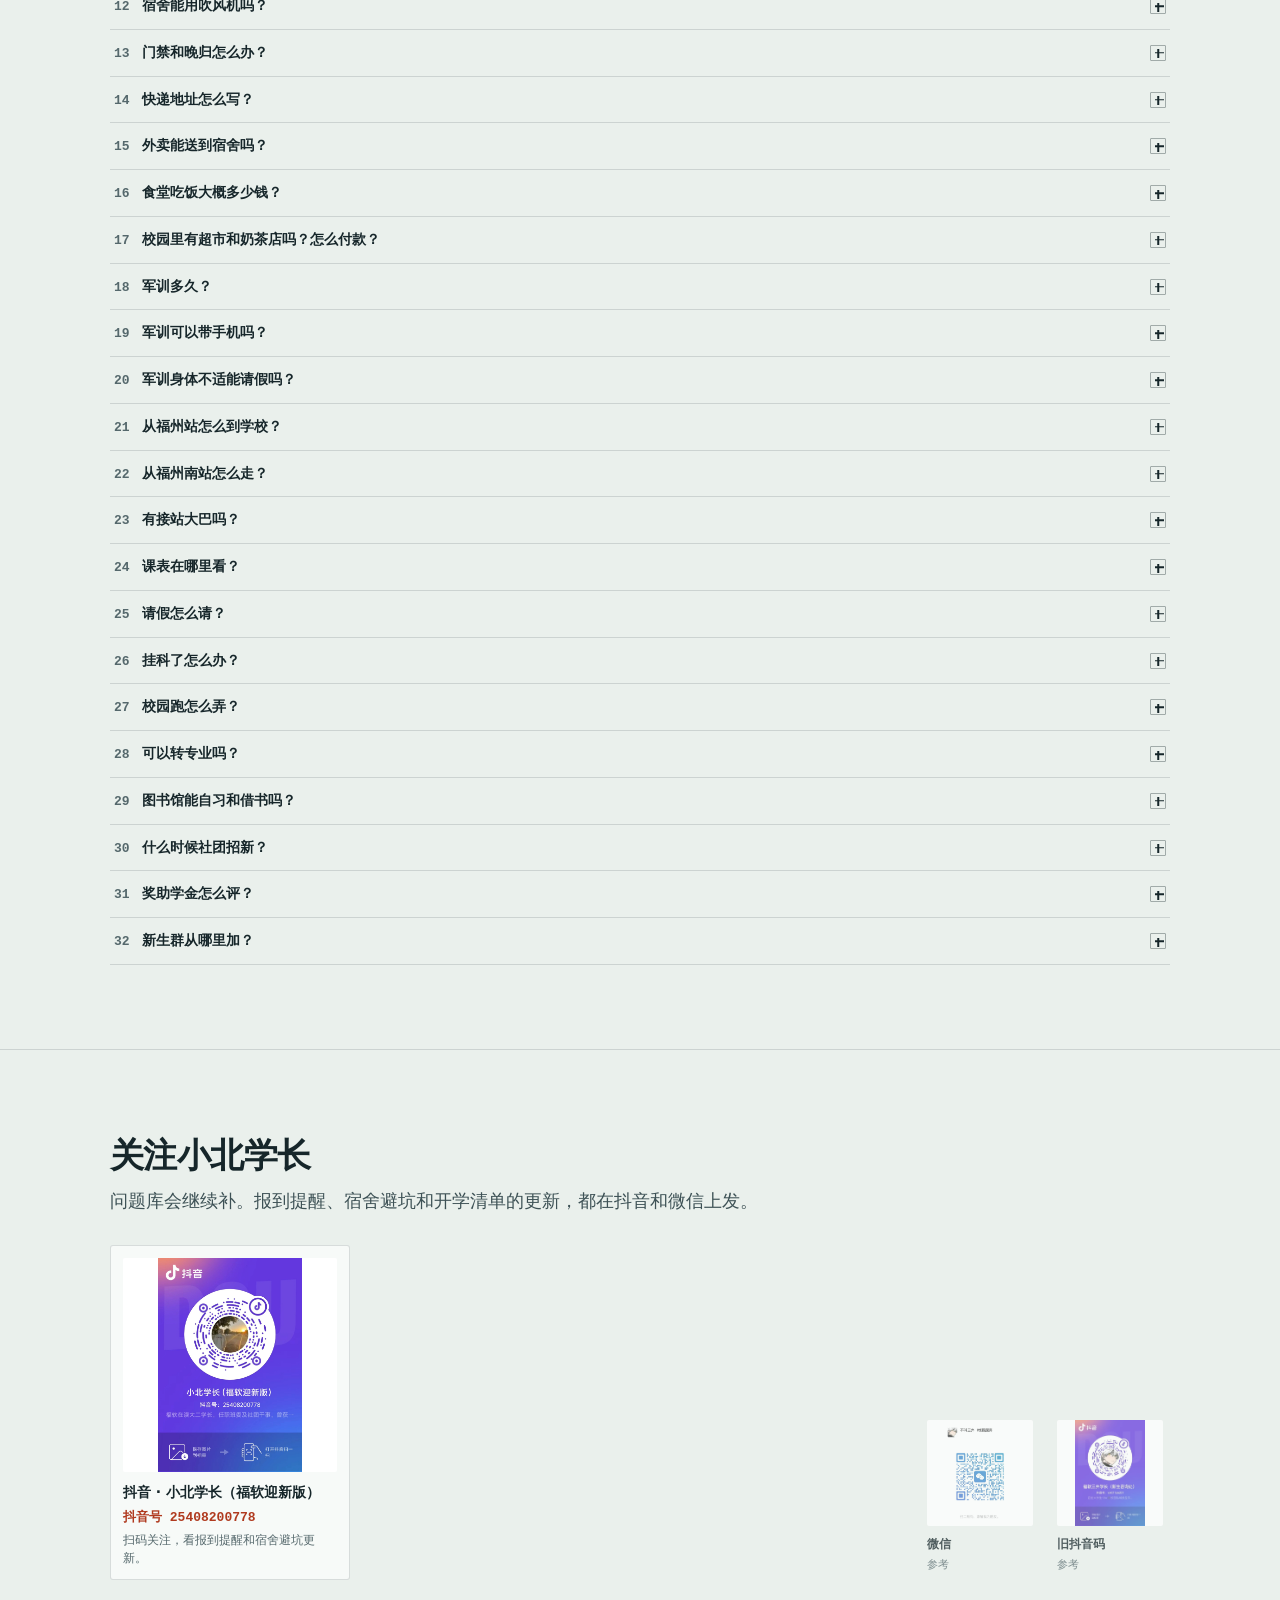
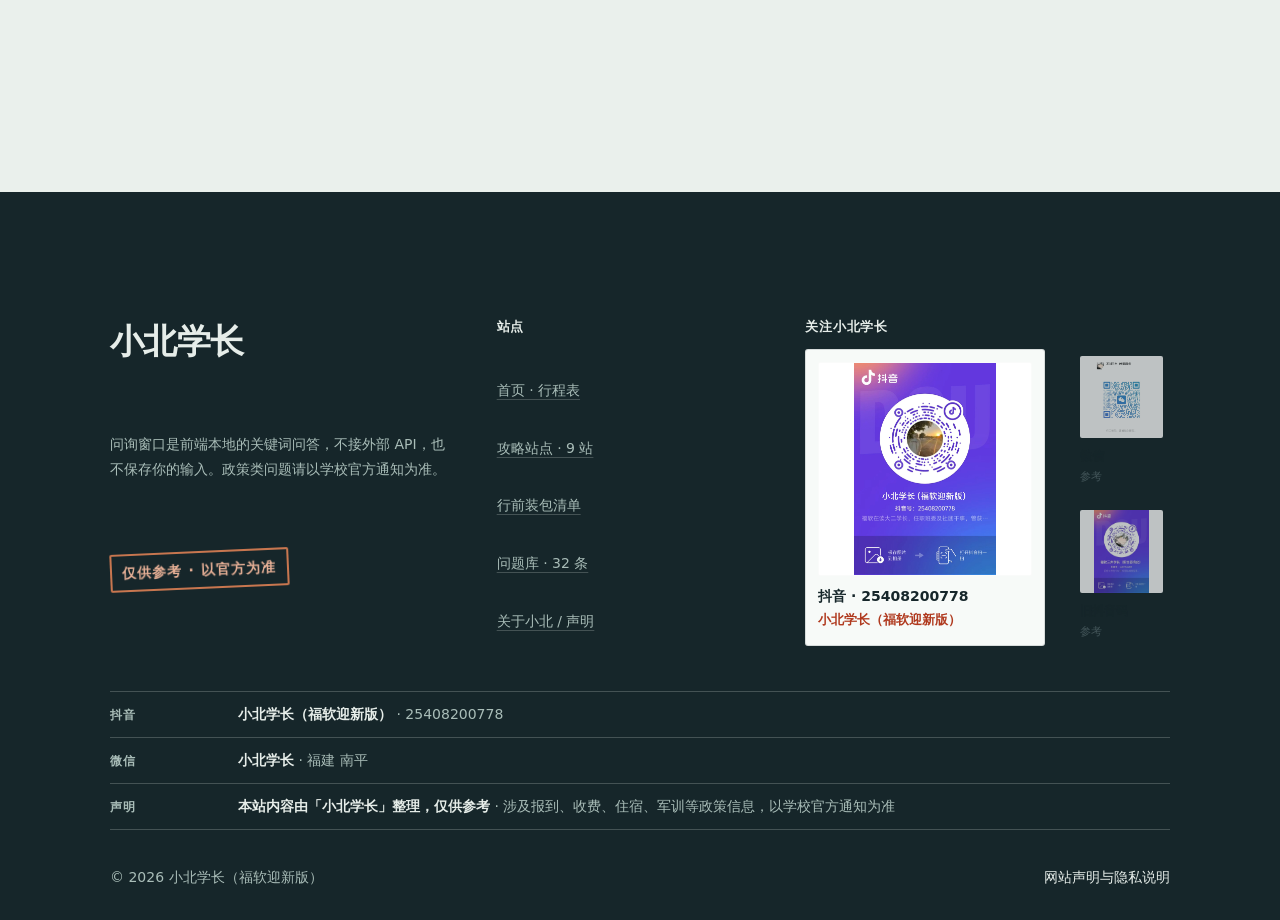
<file: ai-consult.html>
<!doctype html>
<html lang="zh-CN">
  <head>
    <meta charset="utf-8">
    <meta name="viewport" content="width=device-width, initial-scale=1">
    <title>AI 问询窗口 · 小北学长</title>
    <meta name="description" content="把新生高频问题问给小北学长：报到时间、要带的证件、宿舍空调、军训多久、接站路线、学费住宿费、校园跑、开学清单。本地关键词问答，不联网、不上传输入。">
    <link rel="canonical" href="https://xiaowuxueai.github.io/xiaobei-freshman-guide/ai-consult.html">
    <meta name="theme-color" content="#eaf0ec">
    <meta property="og:type" content="website">
    <meta property="og:locale" content="zh_CN">
    <meta property="og:site_name" content="小北学长（福软迎新版）">
    <meta property="og:title" content="AI 问询窗口 · 小北学长">
    <meta property="og:description" content="点一句问一句：报到、证件、宿舍、军训、交通、费用、校园跑、开学清单。">
    <meta property="og:url" content="https://xiaowuxueai.github.io/xiaobei-freshman-guide/ai-consult.html">
    <meta property="og:image" content="https://xiaowuxueai.github.io/xiaobei-freshman-guide/images/og-cover.jpg">
    <meta name="twitter:card" content="summary_large_image">
    <link rel="icon" href="images/favicon.svg" type="image/svg+xml">
    <link rel="apple-touch-icon" href="images/apple-touch-icon.png">
    <link rel="stylesheet" href="css/style.css">
    <script type="application/ld+json">
      {"@context":"https://schema.org","@type":"WebPage","name":"AI 问询窗口 · 小北学长","url":"https://xiaowuxueai.github.io/xiaobei-freshman-guide/ai-consult.html","inLanguage":"zh-CN","isPartOf":{"@type":"WebSite","name":"小北学长（福软迎新版）","url":"https://xiaowuxueai.github.io/xiaobei-freshman-guide/"}}
    </script>
  </head>
  <body data-page="consult">
    <a class="skip" href="#main">跳到主要内容</a>

    <header class="masthead">
      <div class="shell masthead__inner">
        <a class="brand" href="index.html">
          <img src="images/xiaobei-avatar.webp" width="360" height="360" alt="小北学长头像" decoding="async">
          <span>小北学长<small>福软迎新版 · 2026</small></span>
        </a>
        <button class="nav__toggle" type="button" aria-expanded="false" aria-controls="site-nav" aria-label="打开导航菜单">
          <span></span><span></span><span></span>
        </button>
        <nav class="nav" id="site-nav" aria-label="站点导航">
          <ul class="nav__list" data-nav-list>
            <li><a href="index.html" data-nav="home">首页</a></li>
            <li><a href="category.html" data-nav="category">攻略站点</a></li>
            <li><a href="ai-consult.html" data-nav="consult" aria-current="page">AI 问询</a></li>
            <li><a href="about.html" data-nav="about">关于小北</a></li>
            <li><a class="nav__cta" href="#follow">关注小北</a></li>
          </ul>
        </nav>
      </div>
    </header>

    <main id="main">

      <section class="band opening">
        <div class="shell">
          <h1>问询窗口</h1>
          <p class="opening__lede">把问题丢进来。小北学长按本地的常见问题库回答，答不上来会直接说不知道，并给你对应的攻略站点。</p>
          <div class="consult consult--spaced">
            <section class="chat" aria-labelledby="chat-title">
              <div class="chat__top">
                <div class="chat__who">
                  <img src="images/xiaobei-avatar.webp" width="360" height="360" alt="" decoding="async">
                  <b id="chat-title">小北学长 · 问询窗口</b>
                </div>
                <span class="chat__state">本地知识库</span>
              </div>

              <div class="chat__log" data-chat-log role="log" aria-live="polite" aria-relevant="additions" tabindex="0" aria-label="对话记录">
                <div class="msg msg--ai">
                  <p class="msg__who">小北学长</p>
                  <p class="msg__body">新同学你好，我是小北学长。报到、宿舍、军训、交通、费用、校园跑、开学清单都可以问我。先点几句试试：</p>
                </div>
                <div class="chat__suggests" data-chat-suggests>
                  <button class="chat__suggest" type="button" data-ask="宿舍有空调吗？">宿舍有空调吗？</button>
                  <button class="chat__suggest" type="button" data-ask="从福州站怎么到学校？">从福州站怎么到学校？</button>
                  <button class="chat__suggest" type="button" data-ask="新生报到要带什么？">新生报到要带什么？</button>
                </div>
              </div>

              <div class="chat__foot">
                <form class="chat__form" data-chat-form>
                  <label class="visually-hidden" for="chat-input">输入你的问题</label>
                  <input class="chat__input" id="chat-input" name="q" type="text" autocomplete="off"
                  placeholder="比如：宿舍有空调吗？" data-chat-input>
                  <button class="action" type="submit" data-chat-send>发送</button>
                </form>
                <p class="chat__note">
                  本地关键词匹配，不联网、不上传、不保存你的输入。
                  <button class="action--link" type="button" data-chat-clear>清空对话</button>
                </p>
              </div>
            </section>

            <aside class="consult__side">
              <div class="panel">
                <div class="panel__head">
                  <h2 class="panel__title">回答的边界</h2>
                  <span class="label">须知</span>
                </div>
                <ul class="check-list">
                  <li>答案来自本地整理的问题库，不是学校官方回复。</li>
                  <li>报到时间、收费、住宿、军训等政策，以学校官方通知为准。</li>
                  <li>问不到的问题会引导你去对应的攻略站点，或提示关注小北后续更新。</li>
                </ul>
                <div class="actions actions--spaced">
                  <a class="action action--quiet" href="#kb">浏览全部问题</a>
                  <a class="action action--quiet" href="#follow">关注小北学长</a>
                </div>
              </div>
            </aside>
          </div>
        </div>
      </section>

      <section class="band band--ruled" id="kb" aria-labelledby="kb-title">
        <div class="shell">
          <div class="band__head band__head--wide">
            <h2 id="kb-title">问题库 · 32 条</h2>
            <p class="band__deck">这就是问询窗口在用的那份问题库。点开看答案，也可以把任意一条直接问给小北。</p>
          </div>

          <div class="kb">
            <details class="kb__item" data-kb data-kw="几个校区,校区,文岭,文武砂,华林,产业园" data-station="st-traffic">
              <summary class="kb__q"><b>01</b><span>福软有几个校区？</span><span class="kb__marker" aria-hidden="true"></span></summary>
              <div class="kb__a">
                <p>常见答疑里的口径是：文岭校本部、文武砂校区、华林梦想科技产业园。2026 级新生的校区分配以学校官方通知为准；未来技术产业学院在华林梦想科技产业园校区，其他学院在文岭校本部。</p>
                <button class="action--link" type="button" data-ask-from-item>把这一句问给小北</button>
              </div>
            </details>

            <details class="kb__item" data-kb data-kw="我在哪个校区,哪个校区,专业,分配" data-station="st-register">
              <summary class="kb__q"><b>02</b><span>我在哪个校区？</span><span class="kb__marker" aria-hidden="true"></span></summary>
              <div class="kb__a">
                <p>要看你的专业和录取通知书。常见口径是：未来技术产业学院在华林梦想科技产业园校区，其他学院在文岭校本部，最终以学校官方通知为准。</p>
                <button class="action--link" type="button" data-ask-from-item>把这一句问给小北</button>
              </div>
            </details>

            <details class="kb__item" data-kb data-kw="报到带什么,带什么,证件,材料,要带" data-station="st-checklist">
              <summary class="kb__q"><b>03</b><span>新生报到要带什么？</span><span class="kb__marker" aria-hidden="true"></span></summary>
              <div class="kb__a">
                <p>建议带录取通知书、身份证及复印件、档案、团员 / 党籍材料、一寸 / 二寸证件照。完整的分组清单在「开学清单」那一站，可以边收拾边勾选。</p>
                <a href="category.html#st-checklist">看开学清单整站 →</a>
              </div>
            </details>

            <details class="kb__item" data-kb data-kw="开学要带什么,开学清单,物品,行李,带什么" data-station="st-checklist">
              <summary class="kb__q"><b>04</b><span>开学要带什么？</span><span class="kb__marker" aria-hidden="true"></span></summary>
              <div class="kb__a">
                <p>证件、床垫、衣架、插排、常用药、雨伞、水杯等。更完整的分组清单可以看「开学清单」那一站，也能在装包清单里逐项勾选。</p>
                <a href="category.html#checklist">去勾选 42 项装包清单 →</a>
              </div>
            </details>

            <details class="kb__item" data-kb data-kw="报到时间,什么时候,几号,几点,报到日期" data-station="st-register">
              <summary class="kb__q"><b>05</b><span>新生报到时间是什么时候？</span><span class="kb__marker" aria-hidden="true"></span></summary>
              <div class="kb__a">
                <p>以录取通知书为准。新生报到通常在 9 月中上旬，08:00-18:00 报到，具体时间请以学校官方通知为准。不能按时报到时，需要提前联系招生办请假。</p>
                <button class="action--link" type="button" data-ask-from-item>把这一句问给小北</button>
              </div>
            </details>

            <details class="kb__item" data-kb data-kw="现场流程,办哪几步,步骤,流程,手续" data-station="st-register">
              <summary class="kb__q"><b>06</b><span>报到现场要办哪几步？</span><span class="kb__marker" aria-hidden="true"></span></summary>
              <div class="kb__a">
                <p>常见流程是：缴费确认 → 交通知书 → 分配宿舍 → 交注册单 → 完成报到。现场如有调整，按迎新点和工作人员指引办理。</p>
                <a href="index.html">看首页的 5 步行程轴 →</a>
              </div>
            </details>

            <details class="kb__item" data-kb data-kw="学费,住宿费,费用,多少钱,缴费,收费" data-station="st-register">
              <summary class="kb__q"><b>07</b><span>学费住宿费多少？</span><span class="kb__marker" aria-hidden="true"></span></summary>
              <div class="kb__a">
                <p>普通专业学费可先按 12500-13800 元区间参考，实际以录取通知书为准；住宿费可按四人 1600、五人 1400、六人 1200 / 年参考。收费标准请以学校官方通知为准。</p>
                <button class="action--link" type="button" data-ask-from-item>把这一句问给小北</button>
              </div>
            </details>

            <details class="kb__item" data-kb data-kw="交哪些费,教材费,体检费,军训费,线上缴费,费用明细" data-station="st-register">
              <summary class="kb__q"><b>08</b><span>报到要交哪些费用？</span><span class="kb__marker" aria-hidden="true"></span></summary>
              <div class="kb__a">
                <p>学费、住宿费、教材费、体检费、军训费等项目以录取通知书和学校缴费通知为准；建议按通知书要求线上缴费，报到效率会更高。</p>
                <button class="action--link" type="button" data-ask-from-item>把这一句问给小北</button>
              </div>
            </details>

            <details class="kb__item" data-kb data-kw="档案,拆封,密封,团籍" data-station="st-tips">
              <summary class="kb__q"><b>09</b><span>学生档案要拆封吗？</span><span class="kb__marker" aria-hidden="true"></span></summary>
              <div class="kb__a">
                <p>不要私自拆封。档案按要求密封带到学校上交，团员或党籍材料也一起带好。</p>
                <button class="action--link" type="button" data-ask-from-item>把这一句问给小北</button>
              </div>
            </details>

            <details class="kb__item" data-kb data-kw="宿舍条件,几人间,卫浴,热水,宿舍怎么样" data-station="st-dorm">
              <summary class="kb__q"><b>10</b><span>宿舍条件怎么样？</span><span class="kb__marker" aria-hidden="true"></span></summary>
              <div class="kb__a">
                <p>宿舍以 6 人间为主，通常配有空调、独立卫浴和 24 小时热水。不同楼栋和实际分配可能不同，具体以实际分配为准。</p>
                <a href="category.html#st-dorm">看宿舍生活整站 →</a>
              </div>
            </details>

            <details class="kb__item" data-kb data-kw="空调,宿舍空调" data-station="st-dorm">
              <summary class="kb__q"><b>11</b><span>宿舍有空调吗？</span><span class="kb__marker" aria-hidden="true"></span></summary>
              <div class="kb__a">
                <p>宿舍通常有空调。不同楼栋和实际使用规则以学校宿舍安排为准。</p>
                <button class="action--link" type="button" data-ask-from-item>把这一句问给小北</button>
              </div>
            </details>

            <details class="kb__item" data-kb data-kw="吹风机,电器,插排,大功率,卷发棒,电热锅" data-station="st-dorm">
              <summary class="kb__q"><b>12</b><span>宿舍能用吹风机吗？</span><span class="kb__marker" aria-hidden="true"></span></summary>
              <div class="kb__a">
                <p>可以使用合格安全插排；吹风机等小功率电器按宿舍规定使用，禁止违规使用大功率电器。</p>
                <button class="action--link" type="button" data-ask-from-item>把这一句问给小北</button>
              </div>
            </details>

            <details class="kb__item" data-kb data-kw="门禁,晚归,几点关门,作息" data-station="st-dorm">
              <summary class="kb__q"><b>13</b><span>门禁和晚归怎么办？</span><span class="kb__marker" aria-hidden="true"></span></summary>
              <div class="kb__a">
                <p>门禁按学校规定执行，晚归通常需要登记。建议开学后第一时间确认本楼栋规则。</p>
                <button class="action--link" type="button" data-ask-from-item>把这一句问给小北</button>
              </div>
            </details>

            <details class="kb__item" data-kb data-kw="快递,地址,寄,取件,菜鸟驿站,收件" data-station="st-dorm">
              <summary class="kb__q"><b>14</b><span>快递地址怎么写？</span><span class="kb__marker" aria-hidden="true"></span></summary>
              <div class="kb__a">
                <p>可写福建省福州市长乐区滨海大道 999 号福州软件职业技术学院。校内有菜鸟驿站，具体取件点以校内实际安排为准。</p>
                <button class="action--link" type="button" data-ask-from-item>把这一句问给小北</button>
              </div>
            </details>

            <details class="kb__item" data-kb data-kw="外卖,能点外卖吗" data-station="st-food">
              <summary class="kb__q"><b>15</b><span>外卖能送到宿舍吗？</span><span class="kb__marker" aria-hidden="true"></span></summary>
              <div class="kb__a">
                <p>外卖通常可以送到宿舍附近，具体收取方式以学校和宿舍楼管理要求为准。</p>
                <button class="action--link" type="button" data-ask-from-item>把这一句问给小北</button>
              </div>
            </details>

            <details class="kb__item" data-kb data-kw="食堂,吃饭,多少钱,饭钱,价格" data-station="st-food">
              <summary class="kb__q"><b>16</b><span>食堂吃饭大概多少钱？</span><span class="kb__marker" aria-hidden="true"></span></summary>
              <div class="kb__a">
                <p>校内有食堂，菜品较齐全，一顿饭通常 10-15 元左右，仅供参考。</p>
                <button class="action--link" type="button" data-ask-from-item>把这一句问给小北</button>
              </div>
            </details>

            <details class="kb__item" data-kb data-kw="超市,奶茶,支付,微信支付,支付宝" data-station="st-food">
              <summary class="kb__q"><b>17</b><span>校园里有超市和奶茶店吗？怎么付款？</span><span class="kb__marker" aria-hidden="true"></span></summary>
              <div class="kb__a">
                <p>校内有超市和奶茶店，可以先观察营业时间和常用位置。食堂和商户通常支持微信、支付宝等常见支付方式。</p>
                <button class="action--link" type="button" data-ask-from-item>把这一句问给小北</button>
              </div>
            </details>

            <details class="kb__item" data-kb data-kw="军训多久,几天,军训时间" data-station="st-military">
              <summary class="kb__q"><b>18</b><span>军训多久？</span><span class="kb__marker" aria-hidden="true"></span></summary>
              <div class="kb__a">
                <p>军训一般 10 天左右，地点通常在校内。具体时长和安排以学校当年通知为准。</p>
                <a href="category.html#st-military">看军训攻略整站 →</a>
              </div>
            </details>

            <details class="kb__item" data-kb data-kw="军训带手机,手机,训练" data-station="st-military">
              <summary class="kb__q"><b>19</b><span>军训可以带手机吗？</span><span class="kb__marker" aria-hidden="true"></span></summary>
              <div class="kb__a">
                <p>休息时通常可以使用手机，训练期间要按现场要求管理。</p>
                <button class="action--link" type="button" data-ask-from-item>把这一句问给小北</button>
              </div>
            </details>

            <details class="kb__item" data-kb data-kw="军训请假,身体,生病,免训,请假" data-station="st-military">
              <summary class="kb__q"><b>20</b><span>军训身体不适能请假吗？</span><span class="kb__marker" aria-hidden="true"></span></summary>
              <div class="kb__a">
                <p>身体原因可凭证明请假。有基础疾病或特殊情况的同学，建议提前准备材料，并主动和辅导员说明。</p>
                <button class="action--link" type="button" data-ask-from-item>把这一句问给小北</button>
              </div>
            </details>

            <details class="kb__item" data-kb data-kw="福州站,怎么到,滨海快线,火车站" data-station="st-traffic">
              <summary class="kb__q"><b>21</b><span>从福州站怎么到学校？</span><span class="kb__marker" aria-hidden="true"></span></summary>
              <div class="kb__a">
                <p>到文岭校区可乘滨海快线到文岭站，随后步行到校；出行前建议再次用地图确认。</p>
                <a href="category.html#st-traffic">看校园交通整站 →</a>
              </div>
            </details>

            <details class="kb__item" data-kb data-kw="福州南站,5号线,帝封江,换乘" data-station="st-traffic">
              <summary class="kb__q"><b>22</b><span>从福州南站怎么走？</span><span class="kb__marker" aria-hidden="true"></span></summary>
              <div class="kb__a">
                <p>可乘 5 号线到帝封江，再换乘滨海快线到文岭站。出行前建议再次用地图确认。</p>
                <button class="action--link" type="button" data-ask-from-item>把这一句问给小北</button>
              </div>
            </details>

            <details class="kb__item" data-kb data-kw="接站,大巴,接车,接站安排" data-station="st-traffic">
              <summary class="kb__q"><b>23</b><span>有接站大巴吗？</span><span class="kb__marker" aria-hidden="true"></span></summary>
              <div class="kb__a">
                <p>福州站、福州南站通常会安排接站大巴，具体时间以学校通知为准。</p>
                <button class="action--link" type="button" data-ask-from-item>把这一句问给小北</button>
              </div>
            </details>

            <details class="kb__item" data-kb data-kw="课表,教务系统,在哪看" data-station="st-course">
              <summary class="kb__q"><b>24</b><span>课表在哪里看？</span><span class="kb__marker" aria-hidden="true"></span></summary>
              <div class="kb__a">
                <p>课程表一般在学校教务系统查看，开学后会引导大家注册和使用。</p>
                <a href="category.html#st-course">看选课攻略整站 →</a>
              </div>
            </details>

            <details class="kb__item" data-kb data-kw="请假流程,怎么请假,考勤,缺勤" data-station="st-course">
              <summary class="kb__q"><b>25</b><span>请假怎么请？</span><span class="kb__marker" aria-hidden="true"></span></summary>
              <div class="kb__a">
                <p>上课和军训请假都要按流程申请：向辅导员说明原因并提交证明。</p>
                <button class="action--link" type="button" data-ask-from-item>把这一句问给小北</button>
              </div>
            </details>

            <details class="kb__item" data-kb data-kw="挂科,补考,重修,成绩" data-station="st-course">
              <summary class="kb__q"><b>26</b><span>挂科了怎么办？</span><span class="kb__marker" aria-hidden="true"></span></summary>
              <div class="kb__a">
                <p>按学校安排参加补考或重修。平时成绩重要，通常会占总成绩一定比例。</p>
                <button class="action--link" type="button" data-ask-from-item>把这一句问给小北</button>
              </div>
            </details>

            <details class="kb__item" data-kb data-kw="校园跑,体测,2公里,跑步" data-station="st-course">
              <summary class="kb__q"><b>27</b><span>校园跑怎么弄？</span><span class="kb__marker" aria-hidden="true"></span></summary>
              <div class="kb__a">
                <p>大一、大二通常会有校园跑要求，每次 2 公里；体测必须参加。具体规则以学校当年通知为准。</p>
                <button class="action--link" type="button" data-ask-from-item>把这一句问给小北</button>
              </div>
            </details>

            <details class="kb__item" data-kb data-kw="转专业,换专业" data-station="st-course">
              <summary class="kb__q"><b>28</b><span>可以转专业吗？</span><span class="kb__marker" aria-hidden="true"></span></summary>
              <div class="kb__a">
                <p>转专业通常需要按学校规定时间申请，且第一学期不能有挂科才可以申请。具体要求以学校当年政策为准。</p>
                <button class="action--link" type="button" data-ask-from-item>把这一句问给小北</button>
              </div>
            </details>

            <details class="kb__item" data-kb data-kw="图书馆,自习,借书" data-station="st-club">
              <summary class="kb__q"><b>29</b><span>图书馆能自习和借书吗？</span><span class="kb__marker" aria-hidden="true"></span></summary>
              <div class="kb__a">
                <p>图书馆开放，可自习、有插座、可借书。</p>
                <button class="action--link" type="button" data-ask-from-item>把这一句问给小北</button>
              </div>
            </details>

            <details class="kb__item" data-kb data-kw="社团,招新,社团活动" data-station="st-club">
              <summary class="kb__q"><b>30</b><span>什么时候社团招新？</span><span class="kb__marker" aria-hidden="true"></span></summary>
              <div class="kb__a">
                <p>社团一般在开学后、军训结束后陆续招新。</p>
                <button class="action--link" type="button" data-ask-from-item>把这一句问给小北</button>
              </div>
            </details>

            <details class="kb__item" data-kb data-kw="奖学金,助学金,评定,奖助学金" data-station="st-club">
              <summary class="kb__q"><b>31</b><span>奖助学金怎么评？</span><span class="kb__marker" aria-hidden="true"></span></summary>
              <div class="kb__a">
                <p>学校有助学金和奖学金，通常按成绩和家庭情况评定，以学院和学校当年通知为准。</p>
                <button class="action--link" type="button" data-ask-from-item>把这一句问给小北</button>
              </div>
            </details>

            <details class="kb__item" data-kb data-kw="新生群,群号,加群" data-station="st-club">
              <summary class="kb__q"><b>32</b><span>新生群从哪里加？</span><span class="kb__marker" aria-hidden="true"></span></summary>
              <div class="kb__a">
                <p>新生群号通常在录取通知书内。注意识别来源，优先以官方渠道为准。</p>
                <button class="action--link" type="button" data-ask-from-item>把这一句问给小北</button>
              </div>
            </details>
          </div>
        </div>
      </section>

      <section class="band" id="follow" aria-labelledby="follow-title">
        <div class="shell">
          <div class="band__head band__head--wide">
            <h2 id="follow-title">关注小北学长</h2>
            <p class="band__deck">问题库会继续补。报到提醒、宿舍避坑和开学清单的更新，都在抖音和微信上发。</p>
          </div>
          <div class="follow follow--with-ref">
            <figure class="plate">
              <img src="images/douyin-qr.webp" width="1125" height="1680" alt="小北学长抖音二维码：扫码关注小北学长（福软迎新版）" loading="lazy" decoding="async">
              <figcaption class="plate__cap">
                <b>抖音 · 小北学长（福软迎新版）</b>
                <span>抖音号 25408200778</span>
                <small>扫码关注，看报到提醒和宿舍避坑更新。</small>
              </figcaption>
            </figure>
            <div class="follow__ref" role="group" aria-label="其他二维码（参考）">
              <figure class="plate plate--ref">
                <img src="images/wechat-qr.webp" width="820" height="1220" alt="小北学长微信二维码（参考）" loading="lazy" decoding="async">
                <figcaption class="plate__cap"><b>微信</b><small>参考</small></figcaption>
              </figure>
              <figure class="plate plate--ref">
                <img src="images/qr-ref-douyin.webp" width="321" height="480" alt="抖音二维码（旧版，仅供参考）" loading="lazy" decoding="async">
                <figcaption class="plate__cap"><b>旧抖音码</b><small>参考</small></figcaption>
              </figure>
            </div>
          </div>
        </div>
      </section>

    </main>

    <footer class="colophon">
      <div class="shell">
        <div class="colophon__grid">
          <div class="colophon__brand">
            <h2>小北学长</h2>
            <p>问询窗口是前端本地的关键词问答，不接外部 API，也不保存你的输入。政策类问题请以学校官方通知为准。</p>
            <p><span class="stamp stamp--night">仅供参考 · 以官方为准</span></p>
          </div>
          <nav class="colophon__links" aria-label="页脚导航">
            <h3 class="label label--night">站点</h3>
            <a href="index.html">首页 · 行程表</a>
            <a href="category.html">攻略站点 · 9 站</a>
            <a href="category.html#checklist">行前装包清单</a>
            <a href="ai-consult.html#kb">问题库 · 32 条</a>
            <a href="about.html">关于小北 / 声明</a>
          </nav>
          <div>
            <h3 class="label label--night">关注小北学长</h3>
            <div class="follow follow--spaced follow--with-ref">
              <figure class="plate plate--night">
                <img src="images/douyin-qr.webp" width="1125" height="1680" alt="小北学长抖音二维码" loading="lazy" decoding="async">
                <figcaption class="plate__cap">
                  <b>抖音 · 25408200778</b>
                  <span>小北学长（福软迎新版）</span>
                </figcaption>
              </figure>
              <div class="follow__ref" role="group" aria-label="其他二维码（参考）">
                <figure class="plate plate--ref">
                  <img src="images/wechat-qr.webp" width="820" height="1220" alt="小北学长微信二维码（参考）" loading="lazy" decoding="async">
                  <figcaption class="plate__cap"><b>微信</b><small>参考</small></figcaption>
                </figure>
                <figure class="plate plate--ref">
                  <img src="images/qr-ref-douyin.webp" width="321" height="480" alt="抖音二维码（旧版，仅供参考）" loading="lazy" decoding="async">
                  <figcaption class="plate__cap"><b>旧抖音码</b><small>参考</small></figcaption>
                </figure>
              </div>
            </div>
          </div>
        </div>

        <dl class="billing">
          <div class="billing__row"><dt>抖音</dt><dd>小北学长（福软迎新版）<em> · 25408200778</em></dd></div>
          <div class="billing__row"><dt>微信</dt><dd>小北学长<em> · 福建 南平</em></dd></div>
          <div class="billing__row"><dt>声明</dt><dd>本站内容由「小北学长」整理，仅供参考<em> · 涉及报到、收费、住宿、军训等政策信息，以学校官方通知为准</em></dd></div>
        </dl>

        <div class="colophon__base">
          <span>© 2026 小北学长（福软迎新版）</span>
          <span><a href="about.html#policy">网站声明与隐私说明</a></span>
        </div>
      </div>
    </footer>

    <script src="js/site.js"></script>
    <script src="js/ai-consult.js"></script>
  </body>
</html>
</file>
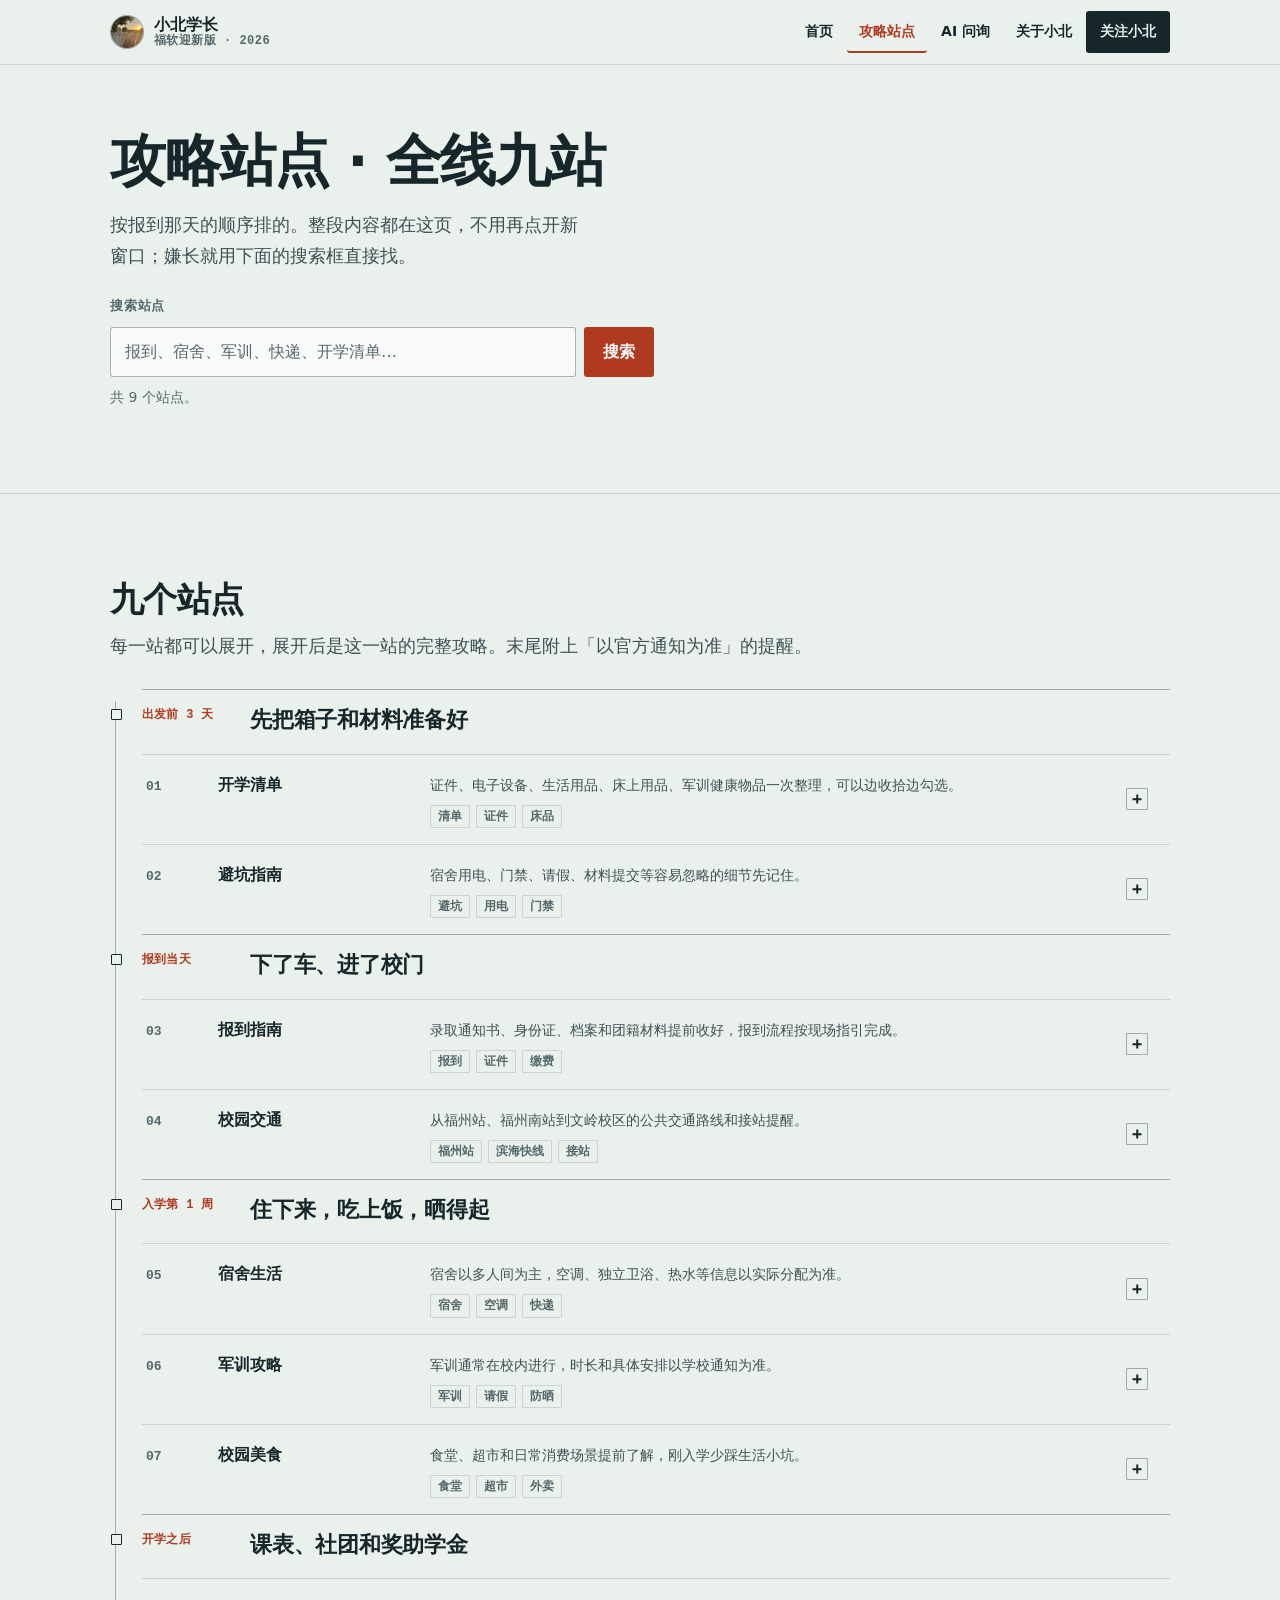
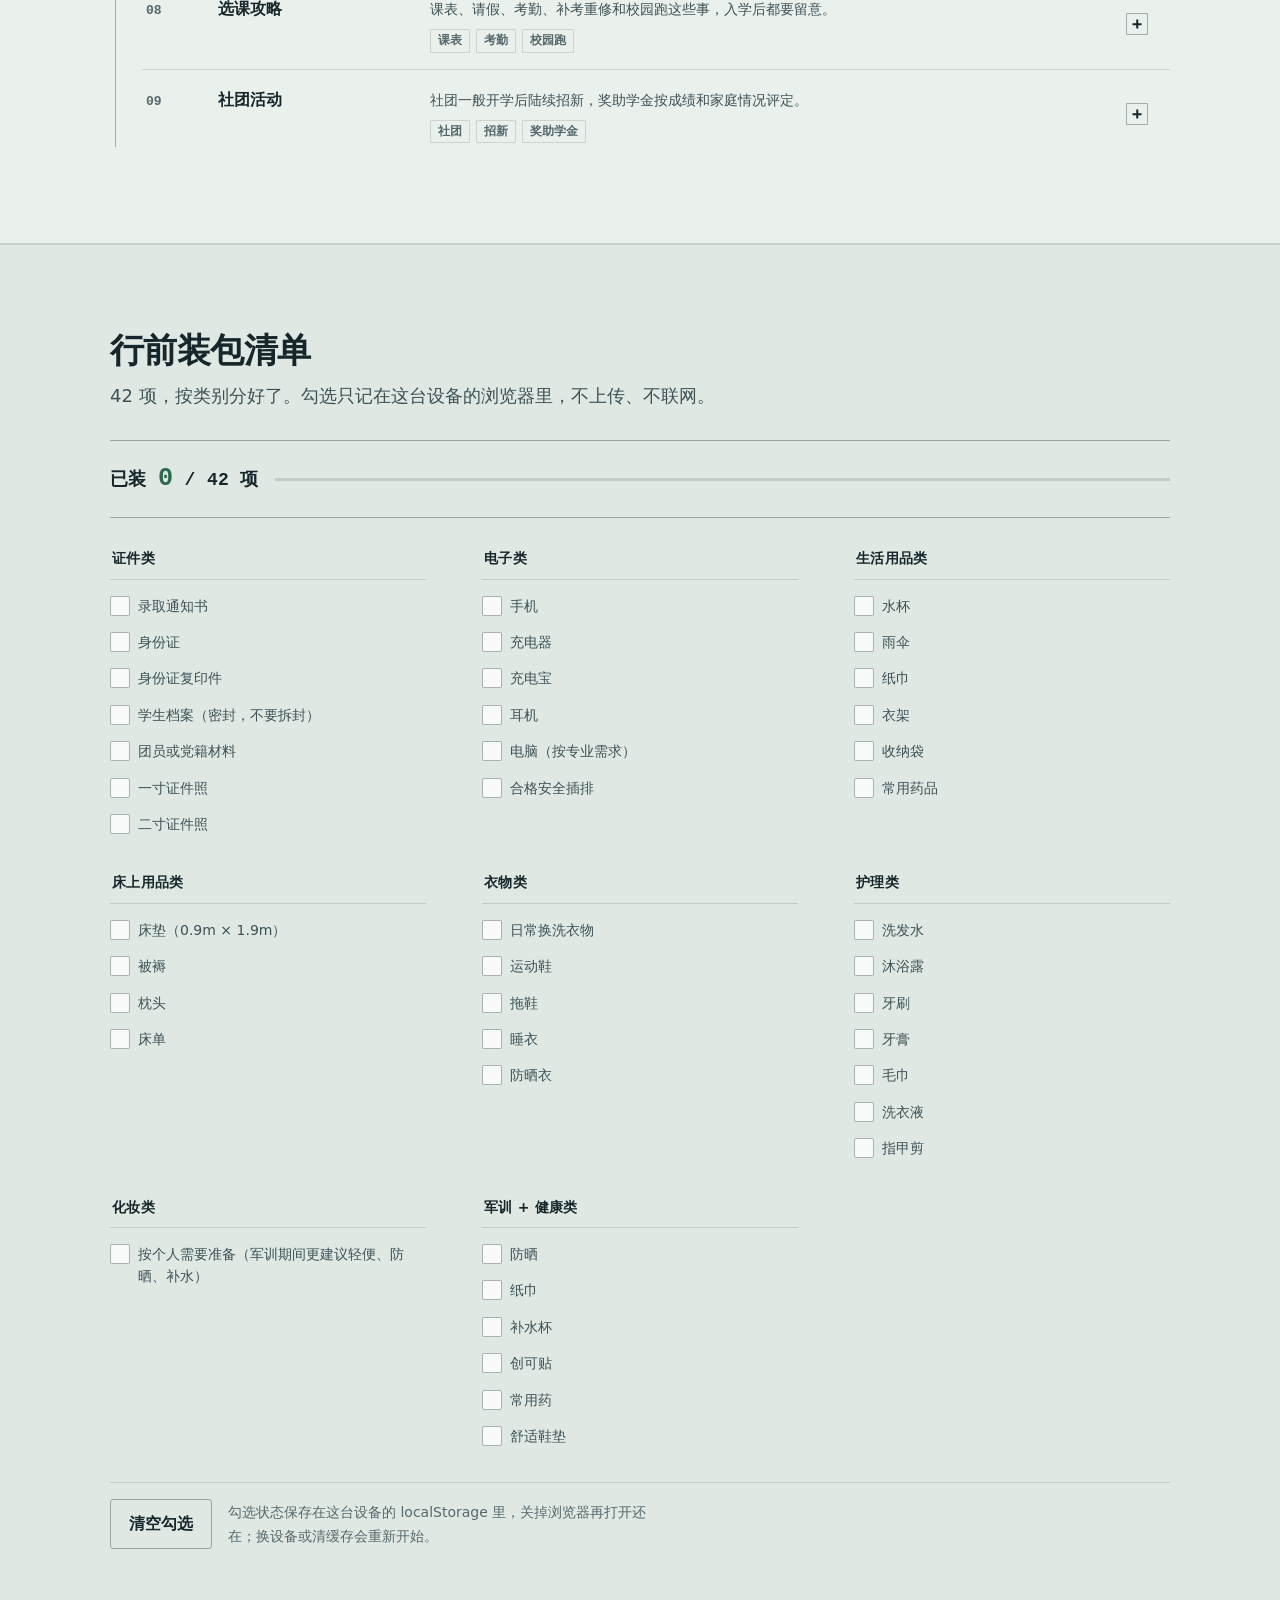
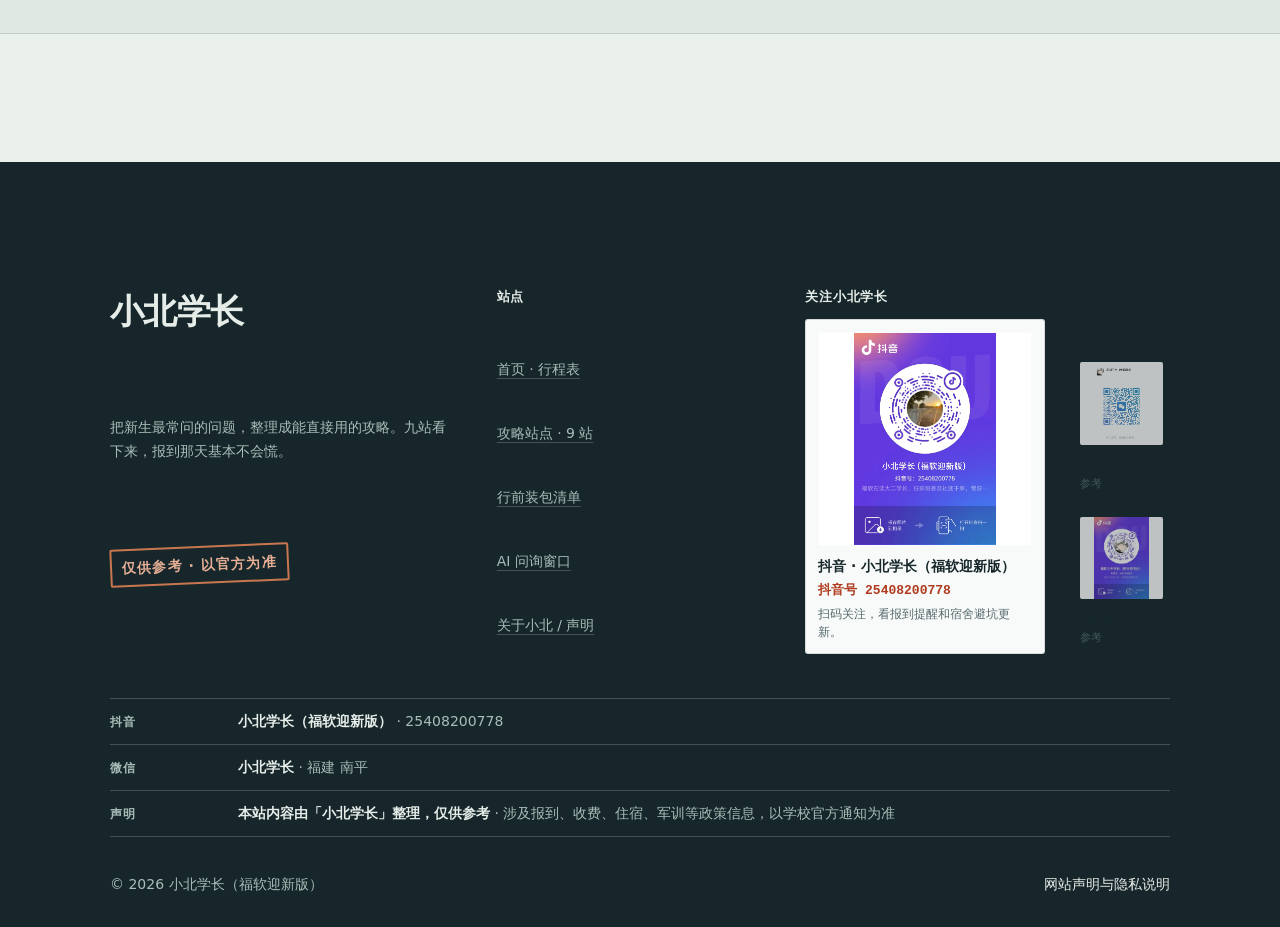
<file: category.html>
<!doctype html>
<html lang="zh-CN">
  <head>
    <meta charset="utf-8">
    <meta name="viewport" content="width=device-width, initial-scale=1">
    <title>攻略站点 · 全线九站 · 小北学长</title>
    <meta name="description" content="小北学长的九个攻略站点：开学清单、避坑指南、报到指南、校园交通、宿舍生活、军训攻略、校园美食、选课攻略、社团活动。全部内容直接可读，也可搜索。">
    <link rel="canonical" href="https://xiaowuxueai.github.io/xiaobei-freshman-guide/category.html">
    <meta name="theme-color" content="#eaf0ec">
    <meta property="og:type" content="article">
    <meta property="og:locale" content="zh_CN">
    <meta property="og:site_name" content="小北学长（福软迎新版）">
    <meta property="og:title" content="攻略站点 · 全线九站 · 小北学长">
    <meta property="og:description" content="报到、交通、宿舍、军训、食堂、选课、社团和开学清单，九个站点按报到顺序排好。">
    <meta property="og:url" content="https://xiaowuxueai.github.io/xiaobei-freshman-guide/category.html">
    <meta property="og:image" content="https://xiaowuxueai.github.io/xiaobei-freshman-guide/images/og-cover.jpg">
    <meta name="twitter:card" content="summary_large_image">
    <link rel="icon" href="images/favicon.svg" type="image/svg+xml">
    <link rel="apple-touch-icon" href="images/apple-touch-icon.png">
    <link rel="stylesheet" href="css/style.css">
  </head>
  <body data-page="category">
    <a class="skip" href="#main">跳到主要内容</a>

    <header class="masthead">
      <div class="shell masthead__inner">
        <a class="brand" href="index.html">
          <img src="images/xiaobei-avatar.webp" width="360" height="360" alt="小北学长头像" decoding="async">
          <span>小北学长<small>福软迎新版 · 2026</small></span>
        </a>
        <button class="nav__toggle" type="button" aria-expanded="false" aria-controls="site-nav" aria-label="打开导航菜单">
          <span></span><span></span><span></span>
        </button>
        <nav class="nav" id="site-nav" aria-label="站点导航">
          <ul class="nav__list" data-nav-list>
            <li><a href="index.html" data-nav="home">首页</a></li>
            <li><a href="category.html" data-nav="category" aria-current="page">攻略站点</a></li>
            <li><a href="ai-consult.html" data-nav="consult">AI 问询</a></li>
            <li><a href="about.html" data-nav="about">关于小北</a></li>
            <li><a class="nav__cta" href="about.html#follow">关注小北</a></li>
          </ul>
        </nav>
      </div>
    </header>

    <main id="main">

      <section class="band opening">
        <div class="shell">
          <h1>攻略站点 · 全线九站</h1>
          <p class="opening__lede">按报到那天的顺序排的。整段内容都在这页，不用再点开新窗口；嫌长就用下面的搜索框直接找。</p>
          <form class="search search--spaced" role="search" data-search>
            <label class="label" for="station-search">搜索站点</label>
            <div class="search__row">
              <input class="search__field" id="station-search" name="q" type="search" autocomplete="off"
              placeholder="报到、宿舍、军训、快递、开学清单…" data-search-input>
              <button class="action" type="submit" data-search-submit>搜索</button>
            </div>
            <p class="search__status" data-search-status role="status" aria-live="polite">共 9 个站点。</p>
          </form>
        </div>
      </section>

      <section class="band band--ruled" aria-labelledby="stations-title">
        <div class="shell">
          <div class="band__head band__head--wide">
            <h2 id="stations-title">九个站点</h2>
            <p class="band__deck">每一站都可以展开，展开后是这一站的完整攻略。末尾附上「以官方通知为准」的提醒。</p>
          </div>

          <div data-station-list>
            <div class="route-axis">
              <div class="phase" data-phase>
                <div class="phase__head">
                  <span class="phase__when">出发前 3 天</span>
                  <h3 class="phase__title">先把箱子和材料准备好</h3>
                </div>
                <details class="station" id="st-checklist" data-tags="开学清单 清单 证件 电子 床品 床上用品 军训用品 护理 衣物 物品">
                  <summary class="station__summary">
                    <span class="station__index">01</span>
                    <span class="station__name">开学清单</span>
                    <span class="station__marker" aria-hidden="true"></span>
                    <span class="station__note">证件、电子设备、生活用品、床上用品、军训健康物品一次整理，可以边收拾边勾选。</span>
                    <span class="station__tags"><span class="tag">清单</span><span class="tag">证件</span><span class="tag">床品</span></span>
                  </summary>
                  <div class="station__body">
                    <p>证件、电子设备、生活用品、床上用品、衣物、护理、化妆、军训健康类一次整理。</p>
                    <h4>证件类</h4>
                    <p>录取通知书、身份证及复印件、档案、团员或党籍材料、一寸 / 二寸证件照。</p>
                    <h4>电子类</h4>
                    <p>手机、充电器、充电宝、耳机、电脑按专业需求准备，插排必须选择合格安全产品。</p>
                    <h4>生活用品类</h4>
                    <p>水杯、雨伞、纸巾、衣架、收纳袋、常用药品。</p>
                    <h4>床上用品类</h4>
                    <p>床垫可按 0.9m x 1.9m 标准单人床准备；被褥、枕头、床单按个人习惯准备。</p>
                    <h4>衣物类</h4>
                    <p>日常换洗衣物、运动鞋、拖鞋、睡衣、防晒衣等。</p>
                    <h4>护理类</h4>
                    <p>洗发水、沐浴露、牙刷牙膏、毛巾、洗衣液、指甲剪等。</p>
                    <h4>化妆类</h4>
                    <p>按个人需要准备，军训期间更建议轻便、防晒、补水。</p>
                    <h4>军训 + 健康类</h4>
                    <p>防晒、纸巾、补水杯、创可贴、常用药、舒适鞋垫。身体特殊情况提前和辅导员沟通。</p>
                    <div class="caveat">
                      <span class="caveat__label">提醒</span>
                      <p class="caveat__body">宿舍用电、床帘、插排、大功率电器等要求以学校宿管规定为准。</p>
                    </div>
                    <p class="station__meta">
                      <span>整理日期 2026-07-30</span>
                      <span><a class="action--link" href="#checklist">↓ 打开 42 项勾选清单</a></span>
                    </p>
                  </div>
                </details>

                <details class="station" id="st-tips" data-tags="避坑 用电 门禁 安全 材料 请假 电器 插排">
                  <summary class="station__summary">
                    <span class="station__index">02</span>
                    <span class="station__name">避坑指南</span>
                    <span class="station__marker" aria-hidden="true"></span>
                    <span class="station__note">宿舍用电、门禁、请假、材料提交等容易忽略的细节先记住。</span>
                    <span class="station__tags"><span class="tag">避坑</span><span class="tag">用电</span><span class="tag">门禁</span></span>
                  </summary>
                  <div class="station__body">
                    <p>很多坑不是大事，但开学第一周碰上会很烦。先记住这些小提醒。</p>
                    <h4>不要拖材料</h4>
                    <p>档案、团员或党籍材料、证件照、身份证复印件提前准备。档案不要私自拆封。</p>
                    <h4>不要乱用电器</h4>
                    <p>大功率电器、卷发棒、电热锅等不要违规使用；插排必须合格安全。</p>
                    <h4>请假按流程</h4>
                    <p>上课和军训请假都要按流程申请，说明原因并提交证明。</p>
                    <h4>重要信息再确认</h4>
                    <p>报到时间、收费标准、校区分配、接站安排、转专业要求等，都建议开学前再次确认。</p>
                    <div class="caveat">
                      <span class="caveat__label">提醒</span>
                      <p class="caveat__body">涉及住宿、收费、请假、转专业等政策信息，以学校官方通知为准。</p>
                    </div>
                    <p class="station__meta">
                      <span>整理日期 2026-07-30</span>
                      <span><a class="action--link" href="ai-consult.html">问一句：还有哪些容易忘？</a></span>
                    </p>
                  </div>
                </details>

              </div>

              <div class="phase" data-phase>
                <div class="phase__head">
                  <span class="phase__when">报到当天</span>
                  <h3 class="phase__title">下了车、进了校门</h3>
                </div>
                <details class="station" id="st-register" data-tags="报到 证件 缴费 流程 现场 通知书 材料 学费 住宿费 校区">
                  <summary class="station__summary">
                    <span class="station__index">03</span>
                    <span class="station__name">报到指南</span>
                    <span class="station__marker" aria-hidden="true"></span>
                    <span class="station__note">录取通知书、身份证、档案和团籍材料提前收好，报到流程按现场指引完成。</span>
                    <span class="station__tags"><span class="tag">报到</span><span class="tag">证件</span><span class="tag">缴费</span></span>
                  </summary>
                  <div class="station__body">
                    <p>把要带的证件、费用确认和报到流程先理顺，到校当天会轻松很多。</p>
                    <h4>报到时间怎么看</h4>
                    <p>新生报到通常在 9 月中上旬，08:00-18:00 报到，具体时间以录取通知书或学校官方通知为准。不能按时报到时，需要提前联系招生办请假。</p>
                    <h4>证件材料准备</h4>
                    <p>建议提前准备录取通知书、身份证及复印件、档案、团员或党籍材料、一寸 / 二寸证件照。档案按要求密封带到学校上交。</p>
                    <h4>现场流程</h4>
                    <p>常见流程为缴费确认、交通知书、分配宿舍、交注册单、完成报到。现场如有调整，按迎新点和工作人员指引办理。</p>
                    <h4>费用确认</h4>
                    <p>学费、住宿费、教材费、体检费、军训费等项目以录取通知书和学校缴费通知为准，建议按通知书要求线上缴费，提高报到效率。</p>
                    <div class="caveat">
                      <span class="caveat__label">提醒</span>
                      <p class="caveat__body">报到时间、缴费项目和现场流程请以录取通知书、辅导员或学校官方通知为准。</p>
                    </div>
                    <p class="station__meta">
                      <span>整理日期 2026-07-30</span>
                      <span><a class="action--link" href="index.html">↑ 看报到当天 5 步流程</a></span>
                    </p>
                  </div>
                </details>

                <details class="station" id="st-traffic" data-tags="福州站 福州南站 滨海快线 接站 交通 文岭 地铁 5号线 地址 路线">
                  <summary class="station__summary">
                    <span class="station__index">04</span>
                    <span class="station__name">校园交通</span>
                    <span class="station__marker" aria-hidden="true"></span>
                    <span class="station__note">从福州站、福州南站到文岭校区的公共交通路线和接站提醒。</span>
                    <span class="station__tags"><span class="tag">福州站</span><span class="tag">滨海快线</span><span class="tag">接站</span></span>
                  </summary>
                  <div class="station__body">
                    <p>提前看好路线和校区地址，报到当天少走冤枉路。</p>
                    <h4>文岭校本部地址</h4>
                    <p>福建省福州市长乐区滨海大道 999 号。</p>
                    <h4>从福州站出发</h4>
                    <p>可乘滨海快线到文岭站，随后步行到校。</p>
                    <h4>从福州南站出发</h4>
                    <p>可乘 5 号线到帝封江，再换乘滨海快线到文岭站。出行前建议再次用地图确认。</p>
                    <h4>接站安排</h4>
                    <p>福州站、福州南站通常会安排接站大巴，具体时间以学校通知为准。</p>
                    <div class="caveat">
                      <span class="caveat__label">提醒</span>
                      <p class="caveat__body">接站大巴、接站时间和校区分配以学校官方通知为准。</p>
                    </div>
                    <p class="station__meta">
                      <span>整理日期 2026-07-30</span>
                      <span><a class="action--link" href="ai-consult.html">问一句：从学校怎么回车站？</a></span>
                    </p>
                  </div>
                </details>

              </div>

              <div class="phase" data-phase>
                <div class="phase__head">
                  <span class="phase__when">入学第 1 周</span>
                  <h3 class="phase__title">住下来，吃上饭，晒得起</h3>
                </div>
                <details class="station" id="st-dorm" data-tags="宿舍 空调 热水 快递 卫浴 门禁 用电 洗衣机 6人间 快递地址 外卖">
                  <summary class="station__summary">
                    <span class="station__index">05</span>
                    <span class="station__name">宿舍生活</span>
                    <span class="station__marker" aria-hidden="true"></span>
                    <span class="station__note">宿舍以多人间为主，空调、独立卫浴、热水等信息以实际分配为准。</span>
                    <span class="station__tags"><span class="tag">宿舍</span><span class="tag">空调</span><span class="tag">快递</span></span>
                  </summary>
                  <div class="station__body">
                    <p>宿舍规则和设施以实际分配为准，安全用电和作息管理要放在第一位。</p>
                    <h4>宿舍配置</h4>
                    <p>宿舍以 6 人间为主，通常配有空调、独立卫浴和 24 小时热水。不同楼栋和实际分配可能不同。</p>
                    <h4>门禁和作息</h4>
                    <p>门禁按学校规定执行，晚归通常需要登记。建议开学后第一时间确认本楼栋规则。</p>
                    <h4>用电安全</h4>
                    <p>可以使用合格安全插排；吹风机等小功率电器按宿舍规定使用，禁止违规大功率电器。</p>
                    <h4>快递和日常</h4>
                    <p>快递地址可写福建省福州市长乐区滨海大道 999 号福州软件职业技术学院，校内有菜鸟驿站，具体取件点以实际为准。</p>
                    <div class="caveat">
                      <span class="caveat__label">提醒</span>
                      <p class="caveat__body">床帘、插排、吹风机、大功率电器等要求以学校宿管规定为准。</p>
                    </div>
                    <p class="station__meta">
                      <span>整理日期 2026-07-30</span>
                      <span><a class="action--link" href="ai-consult.html">问一句：需要带床帘吗？</a></span>
                    </p>
                  </div>
                </details>

                <details class="station" id="st-military" data-tags="军训 请假 防晒 健康 手机 迷彩 服装 多久 准备">
                  <summary class="station__summary">
                    <span class="station__index">06</span>
                    <span class="station__name">军训攻略</span>
                    <span class="station__marker" aria-hidden="true"></span>
                    <span class="station__note">军训通常在校内进行，时长和具体安排以学校通知为准。</span>
                    <span class="station__tags"><span class="tag">军训</span><span class="tag">请假</span><span class="tag">防晒</span></span>
                  </summary>
                  <div class="station__body">
                    <p>军训安排会随学校通知变化，先知道常见注意点就够用。</p>
                    <h4>军训多久</h4>
                    <p>军训一般 10 天左右，地点通常在校内。具体时长和安排以学校通知为准。</p>
                    <h4>能不能带手机</h4>
                    <p>休息时通常可以使用手机，但训练期间要按现场要求管理。</p>
                    <h4>身体不适怎么办</h4>
                    <p>身体原因可凭证明请假。建议有基础疾病或特殊情况的同学提前准备材料，并主动和辅导员说明。</p>
                    <h4>准备建议</h4>
                    <p>防晒、补水杯、纸巾、常用药、舒适鞋垫等可以提前准备；军训服装一般由学校统一发放。</p>
                    <div class="caveat">
                      <span class="caveat__label">提醒</span>
                      <p class="caveat__body">军训时间、地点、服装发放和请假要求以学校当年官方通知为准。</p>
                    </div>
                    <p class="station__meta">
                      <span>整理日期 2026-07-30</span>
                      <span><a class="action--link" href="#checklist">↓ 勾选军训用品</a></span>
                    </p>
                  </div>
                </details>

                <details class="station" id="st-food" data-tags="食堂 超市 奶茶 外卖 消费 支付 价格 吃饭">
                  <summary class="station__summary">
                    <span class="station__index">07</span>
                    <span class="station__name">校园美食</span>
                    <span class="station__marker" aria-hidden="true"></span>
                    <span class="station__note">食堂、超市和日常消费场景提前了解，刚入学少踩生活小坑。</span>
                    <span class="station__tags"><span class="tag">食堂</span><span class="tag">超市</span><span class="tag">外卖</span></span>
                  </summary>
                  <div class="station__body">
                    <p>食堂、超市、奶茶和外卖基本能覆盖日常生活，刚来先熟悉固定路线。</p>
                    <h4>食堂情况</h4>
                    <p>校内有食堂，菜品较齐全，一顿饭通常 10-15 元左右，仅供参考。</p>
                    <h4>支付方式</h4>
                    <p>食堂和商户通常支持微信、支付宝等常见支付方式。</p>
                    <h4>超市奶茶</h4>
                    <p>校内有超市和奶茶店，可以先观察营业时间和常用位置。</p>
                    <h4>外卖提醒</h4>
                    <p>外卖通常可以送到宿舍附近，具体收取方式以学校和宿舍楼管理要求为准。</p>
                    <div class="caveat">
                      <span class="caveat__label">提醒</span>
                      <p class="caveat__body">价格和商户会变化，具体以校内实际营业情况为准。</p>
                    </div>
                    <p class="station__meta">
                      <span>整理日期 2026-07-30</span>
                      <span><a class="action--link" href="ai-consult.html">问一句：食堂几点开？</a></span>
                    </p>
                  </div>
                </details>

              </div>

              <div class="phase" data-phase>
                <div class="phase__head">
                  <span class="phase__when">开学之后</span>
                  <h3 class="phase__title">课表、社团和奖助学金</h3>
                </div>
                <details class="station" id="st-course" data-tags="选课 课表 考勤 挂科 图书馆 校园跑 体测 补考 重修 请假 教务系统 转专业">
                  <summary class="station__summary">
                    <span class="station__index">08</span>
                    <span class="station__name">选课攻略</span>
                    <span class="station__marker" aria-hidden="true"></span>
                    <span class="station__note">课表、请假、考勤、补考重修和校园跑这些事，入学后都要留意。</span>
                    <span class="station__tags"><span class="tag">课表</span><span class="tag">考勤</span><span class="tag">校园跑</span></span>
                  </summary>
                  <div class="station__body">
                    <p>课表、考勤、请假、图书馆、校园跑和体测，都是入学后很快会遇到的事。</p>
                    <h4>课表在哪里看</h4>
                    <p>课程表一般在学校教务系统查看，开学后会引导大家注册和使用。</p>
                    <h4>考勤和请假</h4>
                    <p>平时上课要考勤，缺勤会记录；请假按流程向辅导员申请并说明原因。</p>
                    <h4>挂科怎么办</h4>
                    <p>按学校安排参加补考或重修。平时成绩重要，通常会占总成绩一定比例。</p>
                    <h4>校园跑和体测</h4>
                    <p>大一、大二通常会有校园跑要求，每次 2 公里；体测必须参加。具体规则以当年通知为准。</p>
                    <div class="caveat">
                      <span class="caveat__label">提醒</span>
                      <p class="caveat__body">校园跑、体测、补考重修等规则以教务系统和学校通知为准。</p>
                    </div>
                    <p class="station__meta">
                      <span>整理日期 2026-07-30</span>
                      <span><a class="action--link" href="ai-consult.html">问一句：可以转专业吗？</a></span>
                    </p>
                  </div>
                </details>

                <details class="station" id="st-club" data-tags="社团 招新 奖学金 助学金 图书馆 新生群 活动">
                  <summary class="station__summary">
                    <span class="station__index">09</span>
                    <span class="station__name">社团活动</span>
                    <span class="station__marker" aria-hidden="true"></span>
                    <span class="station__note">社团一般开学后陆续招新，奖助学金按成绩和家庭情况评定。</span>
                    <span class="station__tags"><span class="tag">社团</span><span class="tag">招新</span><span class="tag">奖助学金</span></span>
                  </summary>
                  <div class="station__body">
                    <p>想认识朋友、体验大学生活，可以留意军训后和开学后的招新信息。</p>
                    <h4>什么时候招新</h4>
                    <p>社团一般在开学后、军训结束后陆续招新。</p>
                    <h4>奖助学金</h4>
                    <p>学校有助学金和奖学金，通常按成绩和家庭情况评定。</p>
                    <h4>图书馆</h4>
                    <p>图书馆开放，可自习、有插座、可借书。</p>
                    <h4>新生群</h4>
                    <p>新生群号通常在录取通知书内，注意识别来源，优先以官方渠道为准。</p>
                    <div class="caveat">
                      <span class="caveat__label">提醒</span>
                      <p class="caveat__body">社团招新、奖助学金评定以学院和学校当年通知为准。</p>
                    </div>
                    <p class="station__meta">
                      <span>整理日期 2026-07-30</span>
                      <span><a class="action--link" href="ai-consult.html">问一句：什么时候招新？</a></span>
                    </p>
                  </div>
                </details>

              </div>
            </div>
          </div>

          <div class="empty" data-search-empty hidden>
            <h3>没找到相关站点</h3>
            <p class="band__note">换个关键词试试，比如「宿舍」「军训」「快递」「开学清单」。也可以直接把问题丢给小北学长。</p>
            <div class="actions">
              <a class="action" href="ai-consult.html">去问小北学长</a>
              <button class="action action--quiet" type="button" data-search-reset>清空搜索</button>
            </div>
          </div>
        </div>
      </section>

      <section class="band band--sunk band--ruled" id="checklist" aria-labelledby="checklist-title">
        <div class="shell">
          <div class="band__head band__head--wide">
            <h2 id="checklist-title">行前装包清单</h2>
            <p class="band__deck">42 项，按类别分好了。勾选只记在这台设备的浏览器里，不上传、不联网。</p>
          </div>

          <div class="pack__bar">
            <p class="pack__count" data-pack-count aria-live="polite">已装 <b>0</b> / <span data-pack-total>42</span> 项</p>
            <div class="pack__meter" role="presentation"><span data-pack-meter></span></div>
            <span class="stamp pack__done" data-pack-done>装包完成</span>
          </div>

          <div class="pack__groups">
            <fieldset class="check-group" data-pack-group>
              <legend>证件类</legend>
              <label class="check-item"><input type="checkbox" data-pack="doc-notice"><span>录取通知书</span></label>
              <label class="check-item"><input type="checkbox" data-pack="doc-id"><span>身份证</span></label>
              <label class="check-item"><input type="checkbox" data-pack="doc-id-copy"><span>身份证复印件</span></label>
              <label class="check-item"><input type="checkbox" data-pack="doc-archive"><span>学生档案（密封，不要拆封）</span></label>
              <label class="check-item"><input type="checkbox" data-pack="doc-league"><span>团员或党籍材料</span></label>
              <label class="check-item"><input type="checkbox" data-pack="doc-photo1"><span>一寸证件照</span></label>
              <label class="check-item"><input type="checkbox" data-pack="doc-photo2"><span>二寸证件照</span></label>
            </fieldset>

            <fieldset class="check-group" data-pack-group>
              <legend>电子类</legend>
              <label class="check-item"><input type="checkbox" data-pack="tech-phone"><span>手机</span></label>
              <label class="check-item"><input type="checkbox" data-pack="tech-charger"><span>充电器</span></label>
              <label class="check-item"><input type="checkbox" data-pack="tech-powerbank"><span>充电宝</span></label>
              <label class="check-item"><input type="checkbox" data-pack="tech-earphone"><span>耳机</span></label>
              <label class="check-item"><input type="checkbox" data-pack="tech-laptop"><span>电脑（按专业需求）</span></label>
              <label class="check-item"><input type="checkbox" data-pack="tech-strip"><span>合格安全插排</span></label>
            </fieldset>

            <fieldset class="check-group" data-pack-group>
              <legend>生活用品类</legend>
              <label class="check-item"><input type="checkbox" data-pack="life-cup"><span>水杯</span></label>
              <label class="check-item"><input type="checkbox" data-pack="life-umbrella"><span>雨伞</span></label>
              <label class="check-item"><input type="checkbox" data-pack="life-tissue"><span>纸巾</span></label>
              <label class="check-item"><input type="checkbox" data-pack="life-hanger"><span>衣架</span></label>
              <label class="check-item"><input type="checkbox" data-pack="life-bag"><span>收纳袋</span></label>
              <label class="check-item"><input type="checkbox" data-pack="life-medicine"><span>常用药品</span></label>
            </fieldset>

            <fieldset class="check-group" data-pack-group>
              <legend>床上用品类</legend>
              <label class="check-item"><input type="checkbox" data-pack="bed-mattress"><span>床垫（0.9m × 1.9m）</span></label>
              <label class="check-item"><input type="checkbox" data-pack="bed-quilt"><span>被褥</span></label>
              <label class="check-item"><input type="checkbox" data-pack="bed-pillow"><span>枕头</span></label>
              <label class="check-item"><input type="checkbox" data-pack="bed-sheet"><span>床单</span></label>
            </fieldset>

            <fieldset class="check-group" data-pack-group>
              <legend>衣物类</legend>
              <label class="check-item"><input type="checkbox" data-pack="cloth-daily"><span>日常换洗衣物</span></label>
              <label class="check-item"><input type="checkbox" data-pack="cloth-shoes"><span>运动鞋</span></label>
              <label class="check-item"><input type="checkbox" data-pack="cloth-slippers"><span>拖鞋</span></label>
              <label class="check-item"><input type="checkbox" data-pack="cloth-pajamas"><span>睡衣</span></label>
              <label class="check-item"><input type="checkbox" data-pack="cloth-sun"><span>防晒衣</span></label>
            </fieldset>

            <fieldset class="check-group" data-pack-group>
              <legend>护理类</legend>
              <label class="check-item"><input type="checkbox" data-pack="care-shampoo"><span>洗发水</span></label>
              <label class="check-item"><input type="checkbox" data-pack="care-bodywash"><span>沐浴露</span></label>
              <label class="check-item"><input type="checkbox" data-pack="care-toothbrush"><span>牙刷</span></label>
              <label class="check-item"><input type="checkbox" data-pack="care-toothpaste"><span>牙膏</span></label>
              <label class="check-item"><input type="checkbox" data-pack="care-towel"><span>毛巾</span></label>
              <label class="check-item"><input type="checkbox" data-pack="care-detergent"><span>洗衣液</span></label>
              <label class="check-item"><input type="checkbox" data-pack="care-nail"><span>指甲剪</span></label>
            </fieldset>

            <fieldset class="check-group" data-pack-group>
              <legend>化妆类</legend>
              <label class="check-item"><input type="checkbox" data-pack="makeup-basic"><span>按个人需要准备（军训期间更建议轻便、防晒、补水）</span></label>
            </fieldset>

            <fieldset class="check-group" data-pack-group>
              <legend>军训 + 健康类</legend>
              <label class="check-item"><input type="checkbox" data-pack="mil-sunscreen"><span>防晒</span></label>
              <label class="check-item"><input type="checkbox" data-pack="mil-tissue"><span>纸巾</span></label>
              <label class="check-item"><input type="checkbox" data-pack="mil-bottle"><span>补水杯</span></label>
              <label class="check-item"><input type="checkbox" data-pack="mil-bandage"><span>创可贴</span></label>
              <label class="check-item"><input type="checkbox" data-pack="mil-medicine"><span>常用药</span></label>
              <label class="check-item"><input type="checkbox" data-pack="mil-insole"><span>舒适鞋垫</span></label>
            </fieldset>
          </div>

          <div class="pack__foot">
            <button class="action action--quiet" type="button" data-pack-reset>清空勾选</button>
            <p class="pack__privacy">勾选状态保存在这台设备的 localStorage 里，关掉浏览器再打开还在；换设备或清缓存会重新开始。</p>
          </div>
        </div>
      </section>

    </main>

    <footer class="colophon">
      <div class="shell">
        <div class="colophon__grid">
          <div class="colophon__brand">
            <h2>小北学长</h2>
            <p>把新生最常问的问题，整理成能直接用的攻略。九站看下来，报到那天基本不会慌。</p>
            <p><span class="stamp stamp--night">仅供参考 · 以官方为准</span></p>
          </div>
          <nav class="colophon__links" aria-label="页脚导航">
            <h3 class="label label--night">站点</h3>
            <a href="index.html">首页 · 行程表</a>
            <a href="category.html">攻略站点 · 9 站</a>
            <a href="category.html#checklist">行前装包清单</a>
            <a href="ai-consult.html">AI 问询窗口</a>
            <a href="about.html">关于小北 / 声明</a>
          </nav>
          <div id="follow">
            <h3 class="label label--night">关注小北学长</h3>
            <div class="follow follow--spaced follow--with-ref">
              <figure class="plate plate--night">
                <img src="images/douyin-qr.webp" width="1125" height="1680" alt="小北学长抖音二维码：扫码关注小北学长（福软迎新版）" loading="lazy" decoding="async">
                <figcaption class="plate__cap">
                  <b>抖音 · 小北学长（福软迎新版）</b>
                  <span>抖音号 25408200778</span>
                  <small>扫码关注，看报到提醒和宿舍避坑更新。</small>
                </figcaption>
              </figure>
              <div class="follow__ref" role="group" aria-label="其他二维码（参考）">
                <figure class="plate plate--ref">
                  <img src="images/wechat-qr.webp" width="820" height="1220" alt="小北学长微信二维码（参考）" loading="lazy" decoding="async">
                  <figcaption class="plate__cap"><b>微信</b><small>参考</small></figcaption>
                </figure>
                <figure class="plate plate--ref">
                  <img src="images/qr-ref-douyin.webp" width="321" height="480" alt="抖音二维码（旧版，仅供参考）" loading="lazy" decoding="async">
                  <figcaption class="plate__cap"><b>旧抖音码</b><small>参考</small></figcaption>
                </figure>
              </div>
            </div>
          </div>
        </div>

        <dl class="billing">
          <div class="billing__row"><dt>抖音</dt><dd>小北学长（福软迎新版）<em> · 25408200778</em></dd></div>
          <div class="billing__row"><dt>微信</dt><dd>小北学长<em> · 福建 南平</em></dd></div>
          <div class="billing__row"><dt>声明</dt><dd>本站内容由「小北学长」整理，仅供参考<em> · 涉及报到、收费、住宿、军训等政策信息，以学校官方通知为准</em></dd></div>
        </dl>

        <div class="colophon__base">
          <span>© 2026 小北学长（福软迎新版）</span>
          <span><a href="about.html#policy">网站声明与隐私说明</a></span>
        </div>
      </div>
    </footer>

    <script src="js/site.js"></script>
    <script src="js/category.js"></script>
  </body>
</html>
</file>
<file: css/style.css>
/* ==========================================================================
   小北学长 · 福软迎新版 — design system
   World: 车站行程表 / 报到那天排成一张时刻表
   Tokens are named for their job in that world, not for their value.
   ========================================================================== */

:root {
  /* ---- surfaces: 山雾 + 清晨窗光（不是奶油纸） ---------------------------- */
  --paper-mist: #eaf0ec;        /* page ground — 山雾青的极淡版 */
  --paper-window: #f7faf8;      /* raised window / 窗光 */
  --paper-sunk: #dfe8e3;        /* sunken band: table heads, quiet fields */
  --paper-night: #16262a;       /* inverted ground: footer billing block */

  /* ---- ink: 山雾青墨 ----------------------------------------------------- */
  --ink-rail: #16262a;          /* primary text */
  --ink-rail-soft: #3d5155;     /* secondary text   (7.5:1 on --paper-mist) */
  --ink-faint: #55686c;         /* tertiary text    (5.2:1 on --paper-mist) */
  --ink-night: #e6ede9;         /* text on --paper-night */
  --ink-night-soft: #a9bdb8;    /* secondary on --paper-night (7.1:1) */

  /* ---- signals: 单一强调色 + 两个只表达含义的记号色 ---------------------- */
  /* #b03a1f：在纸面底色上 5.24:1，白字落在它上面 6.05:1 — 两个方向都过 AA */
  --signal-depart: #b03a1f;     /* 迎新横幅暖橙红 — 下一站 / 主行动 */
  --signal-depart-deep: #8d2d15;
  --signal-arrived: #2c6a4d;    /* 校园绿荫 — 已办 / 已完成 */
  --signal-verify: #8a4a2e;     /* 老校区砖红 — 提醒 / 印章 / 待核对 */

  /* ---- rules: 发丝级分隔线 --------------------------------------------- */
  --rule-hairline: rgba(22, 38, 42, 0.14);
  --rule-strong: rgba(22, 38, 42, 0.34);
  --rule-dashed: rgba(22, 38, 42, 0.26);
  --rule-night: rgba(230, 237, 233, 0.22);

  /* ---- type faces ------------------------------------------------------- */
  /* 中文正文字体栈：不请求任何 webfont（校区弱网 + 无构建步骤）。
     行程表的“声音”由字号/字重/字距/表格对齐承担，不由一个装饰字体承担。 */
  --type-body: "PingFang SC", "HarmonyOS Sans SC", "Microsoft YaHei UI",
    "Microsoft YaHei", "Noto Sans CJK SC", "Source Han Sans SC", "Hiragino Sans GB",
    system-ui, -apple-system, "Segoe UI", Roboto, sans-serif;
  /* 数字与编号（时刻表/表行/表头）：等宽或表格数字，用于真正属于“数据”的位置。 */
  --type-data: ui-monospace, "Cascadia Mono", "SFMono-Regular", Consolas,
    "Liberation Mono", Menlo, monospace;

  /* ---- type sizes: 角色化阶梯（手机优先，clamp 到大屏） ------------------ */
  --step-display: clamp(2rem, 6.4vw, 3.5rem);
  --step-title: clamp(1.5rem, 4.2vw, 2.125rem);
  --step-heading: clamp(1.1875rem, 2.6vw, 1.375rem);
  --step-lede: clamp(1rem, 2.2vw, 1.125rem);
  --step-body: 1rem;
  --step-small: 0.875rem;
  --step-data: 0.8125rem;
  --step-micro: 0.75rem;

  /* ---- spacing: 一个节奏，heading 之上永远比之下多 ---------------------- */
  --space-hairline: 1px;
  --space-tick: 0.375rem;
  --space-tight: 0.625rem;
  --space-row: 1rem;
  --space-group: 1.75rem;
  --space-section: clamp(3.25rem, 7vw, 5.25rem);
  --space-field: clamp(4.5rem, 11vw, 8rem);   /* 大块留白 */

  /* ---- edges: 票据式近直角几何 ----------------------------------------- */
  --edge-plate: 3px;
  --edge-window: 10px;

  /* ---- layout ----------------------------------------------------------- */
  --shell-max: 1140px;
  --shell-gutter: clamp(1rem, 4.2vw, 2.5rem);
  --measure-read: 34em;         /* 中文正文约 34 字/行 */
  --measure-deck: 26em;

  /* ---- motion: 一个被授权的时刻，其余保持安静 --------------------------- */
  --tempo-tick: 140ms;
  --tempo-settle: 240ms;
  --tempo-draw: 900ms;
  --ease-arrive: cubic-bezier(0.23, 1, 0.32, 1);
  --ease-move: cubic-bezier(0.77, 0, 0.175, 1);
}

/* ==========================================================================
   Reset & base
   ========================================================================== */

*,
*::before,
*::after { box-sizing: border-box; }

html {
  -webkit-text-size-adjust: 100%;
  scroll-behavior: smooth;
  scroll-padding-top: 5.25rem;
}

body {
  margin: 0;
  background: var(--paper-mist);
  color: var(--ink-rail);
  font-family: var(--type-body);
  font-size: var(--step-body);
  font-weight: 400;
  line-height: 1.75;
  font-kerning: normal;
  text-rendering: optimizeLegibility;
  overflow-wrap: break-word;
}

img,
svg,
picture { display: block; max-width: 100%; }

figure { margin: 0; }

img { height: auto; background-color: var(--paper-sunk); }

h1, h2, h3, h4 {
  margin: 0;
  line-height: 1.25;
  font-weight: 700;
  letter-spacing: -0.01em;
  text-wrap: balance;
}

h1 { font-size: var(--step-display); font-weight: 800; line-height: 1.14; letter-spacing: -0.022em; }
h2 { font-size: var(--step-title); letter-spacing: -0.016em; }
h3 { font-size: var(--step-heading); }
h4 { font-size: var(--step-body); font-weight: 700; }

p { margin: 0; text-wrap: pretty; }

ul, ol { margin: 0; padding: 0; list-style: none; }

a {
  color: inherit;
  text-decoration-color: var(--rule-strong);
  text-decoration-thickness: 1px;
  text-underline-offset: 0.28em;
}

a:hover { text-decoration-color: currentColor; }

button, input, textarea, select { font: inherit; color: inherit; }

:where(button, [type="submit"], [type="checkbox"], summary, a[href]) { touch-action: manipulation; }

[hidden] { display: none !important; }

/* ==========================================================================
   Browser surfaces — the parts nobody draws still carry the design
   ========================================================================== */

::selection { background: var(--signal-depart); color: #fff; }

body { caret-color: var(--signal-depart); }

* { scrollbar-color: var(--rule-strong) transparent; scrollbar-width: thin; }

::-webkit-scrollbar { width: 10px; height: 10px; }
::-webkit-scrollbar-track { background: transparent; }
::-webkit-scrollbar-thumb {
  background: var(--rule-strong);
  border: 3px solid var(--paper-mist);
  border-radius: 999px;
}
::-webkit-scrollbar-thumb:hover { background: var(--ink-faint); }

:focus { outline: none; }

:focus-visible {
  outline: 2px solid var(--signal-depart);
  outline-offset: 2px;
  border-radius: 2px;
}

/* ==========================================================================
   Layout primitives
   ========================================================================== */

.shell {
  width: 100%;
  max-width: var(--shell-max);
  margin-inline: auto;
  padding-inline: var(--shell-gutter);
}

.band { padding-block: var(--space-section); }
.band--field { padding-block: var(--space-field); }
.band--sunk { background: var(--paper-sunk); }
.band--ruled { border-block: var(--space-hairline) solid var(--rule-hairline); }

.band__head {
  display: grid;
  gap: var(--space-tight);
  margin-bottom: var(--space-group);
  max-width: var(--measure-read);
}

.band__head--wide { max-width: 46em; }

.band__deck {
  color: var(--ink-rail-soft);
  font-size: var(--step-lede);
  line-height: 1.7;
}

.band__note {
  color: var(--ink-faint);
  font-size: var(--step-small);
  line-height: 1.65;
}

.rule {
  border: 0;
  border-top: var(--space-hairline) solid var(--rule-hairline);
  margin: 0;
}

.label {
  font-family: var(--type-data);
  font-size: var(--step-data);
  font-weight: 600;
  font-variant-numeric: tabular-nums;
  letter-spacing: 0.06em;
  color: var(--ink-faint);
  text-transform: none;
}

.skip {
  position: absolute;
  left: -9999px;
  top: 0;
  z-index: 40;
  padding: 0.75rem 1rem;
  background: var(--ink-rail);
  color: var(--ink-night);
  font-weight: 600;
}
.skip:focus { left: 0.5rem; top: 0.5rem; }

.visually-hidden {
  position: absolute !important;
  width: 1px; height: 1px;
  padding: 0; margin: -1px;
  overflow: hidden;
  clip-path: inset(50%);
  white-space: nowrap;
  border: 0;
}

/* small shared modifiers (kept here so no page carries inline styles) */
.stack { display: grid; gap: var(--space-group); }
.title-sm { font-size: var(--step-heading); }
.band__note--after { margin-top: var(--space-row); }
.actions--spaced { margin-top: 1.25rem; }
.label--night { color: var(--ink-night-soft); }
.follow--spaced { margin-top: 0.75rem; }
.stamp--night,
.stamp.stamp--night { border-color: #c8764f; color: #e7b096; }
.consult--spaced { margin-top: 1.75rem; }

/* ruled list of facts / links */
.check-list { display: grid; gap: 0; }

.check-list li {
  padding: 0.5rem 0;
  border-bottom: var(--space-hairline) solid var(--rule-hairline);
  font-size: var(--step-small);
  line-height: 1.7;
  color: var(--ink-rail-soft);
}

.check-list li:last-child { border-bottom: 0; }
.check-list a {
  display: inline-flex;
  align-items: center;
  min-height: 30px;
  font-weight: 600;
  color: var(--signal-depart);
}

/* billing block printed on paper rather than on the night ground */
.billing--onpaper { border-top-color: var(--rule-strong); margin-top: var(--space-group); }
.billing--onpaper .billing__row { border-bottom-color: var(--rule-hairline); }
.billing--onpaper .billing__row dt { color: var(--ink-faint); }
.billing--onpaper .billing__row dd { color: var(--ink-rail); }
.billing--onpaper .billing__row dd em { color: var(--ink-faint); }

/* ==========================================================================
   Actions
   ========================================================================== */

.actions { display: flex; flex-wrap: wrap; gap: var(--space-tight); }

.action {
  display: inline-flex;
  align-items: center;
  justify-content: center;
  gap: 0.5rem;
  min-height: 44px;
  padding: 0.625rem 1.125rem;
  border: 1.5px solid transparent;
  border-radius: var(--edge-plate);
  background: var(--signal-depart);
  color: #fff;
  font-size: var(--step-body);
  font-weight: 700;
  text-decoration: none;
  cursor: pointer;
  transition: transform var(--tempo-tick) var(--ease-arrive),
    background-color var(--tempo-tick) linear,
    border-color var(--tempo-tick) linear;
}

.action:active { transform: scale(0.98); }

.action--quiet {
  background: transparent;
  border-color: var(--rule-strong);
  color: var(--ink-rail);
}

.action--link {
  display: inline-flex;
  align-items: center;
  min-height: 28px;
  padding: 0;
  background: none;
  border: 0;
  color: var(--signal-depart);
  font-weight: 700;
  text-decoration: underline;
  text-decoration-thickness: 1px;
  text-underline-offset: 0.28em;
  cursor: pointer;
  text-align: left;
}

.action[disabled] { opacity: 0.55; cursor: not-allowed; }
.action[disabled]:active { transform: none; }

@media (hover: hover) and (pointer: fine) {
  .action:hover { background: var(--signal-depart-deep); }
  .action--quiet:hover { background: var(--paper-window); border-color: var(--ink-rail); }
  .action--link:hover { color: var(--signal-depart-deep); background: none; }
}

/* ==========================================================================
   Masthead
   ========================================================================== */

.masthead {
  position: sticky;
  top: 0;
  z-index: 20;
  background: var(--paper-mist);
  border-bottom: var(--space-hairline) solid var(--rule-hairline);
}

.masthead__inner {
  display: flex;
  align-items: center;
  justify-content: space-between;
  gap: var(--space-row);
  min-height: 4rem;
}

.brand {
  display: inline-flex;
  align-items: center;
  gap: 0.625rem;
  font-weight: 800;
  letter-spacing: -0.01em;
  text-decoration: none;
}

.brand img {
  width: 34px;
  height: 34px;
  border-radius: 50%;
  object-fit: cover;
  border: var(--space-hairline) solid var(--rule-strong);
}

.brand span { display: grid; line-height: 1.2; }
.brand small {
  font-family: var(--type-data);
  font-size: var(--step-micro);
  font-weight: 600;
  letter-spacing: 0.04em;
  color: var(--ink-faint);
}

.nav__toggle {
  display: inline-flex;
  flex-direction: column;
  align-items: center;
  justify-content: center;
  gap: 4px;
  width: 44px;
  height: 44px;
  padding: 0;
  border: 1.5px solid var(--rule-strong);
  border-radius: var(--edge-plate);
  background: var(--paper-window);
  cursor: pointer;
}

.nav__toggle span {
  width: 17px;
  height: 1.5px;
  background: var(--ink-rail);
  transition: transform var(--tempo-settle) var(--ease-arrive),
    opacity var(--tempo-tick) linear;
}

.nav__toggle[aria-expanded="true"] span:nth-child(1) { transform: translateY(5.5px) rotate(45deg); }
.nav__toggle[aria-expanded="true"] span:nth-child(2) { opacity: 0; }
.nav__toggle[aria-expanded="true"] span:nth-child(3) { transform: translateY(-5.5px) rotate(-45deg); }

.nav__list {
  display: none;
  position: absolute;
  left: var(--shell-gutter);
  right: var(--shell-gutter);
  top: calc(100% + 0.5rem);
  padding: 0.5rem;
  background: var(--paper-window);
  border: var(--space-hairline) solid var(--rule-strong);
  border-radius: var(--edge-window);
  box-shadow: 0 18px 34px -22px rgba(22, 38, 42, 0.6);
}

.nav__list.is-open { display: grid; }

.nav__list a {
  display: block;
  padding: 0.75rem 0.875rem;
  border-radius: var(--edge-plate);
  font-weight: 600;
  text-decoration: none;
}

/* 当前页用「站位方块 + 强调色」表示，不用彩色竖条（侧条纹是 craft floor 禁令） */
.nav__list a[aria-current="page"] {
  color: var(--signal-depart);
  font-weight: 800;
}

.nav__list a[aria-current="page"]::before {
  content: "";
  display: inline-block;
  width: 7px;
  height: 7px;
  margin-right: 0.5rem;
  background: var(--signal-depart);
  vertical-align: 0.05em;
}

.nav__cta {
  background: var(--ink-rail);
  color: var(--ink-night);
  font-weight: 700;
}

@media (hover: hover) and (pointer: fine) {
  .nav__list a:hover { background: var(--paper-sunk); }
  .nav__list .nav__cta:hover { background: var(--signal-depart); color: #fff; }
}

@media (min-width: 900px) {
  .nav__toggle { display: none; }
  .nav__list {
    display: flex;
    align-items: center;
    gap: 0.125rem;
    position: static;
    padding: 0;
    background: none;
    border: 0;
    box-shadow: none;
  }
  .nav__list a { padding: 0.5rem 0.75rem; font-size: var(--step-small); border-bottom: 2px solid transparent; }
  .nav__list a[aria-current="page"] {
    border-bottom-color: var(--signal-depart);
  }
  .nav__list a[aria-current="page"]::before { display: none; }
  .nav__list .nav__cta { border-radius: var(--edge-plate); padding-inline: 0.875rem; }
}

/* ==========================================================================
   Ticket head — the site's own header device
   ========================================================================== */

/* 顶上先落一道更深的“票面”色阶，页首不会整片发白 */
.ticket {
  border-bottom: var(--space-hairline) solid var(--rule-strong);
  background: var(--paper-sunk);
}

.ticket__grid { display: grid; }

.ticket__field {
  display: grid;
  gap: 0.125rem;
  padding: 0.875rem 0;
  border-bottom: 1px dashed var(--rule-dashed);
}

.ticket__field:last-child { border-bottom: 0; }

.ticket__field dt {
  font-family: var(--type-data);
  font-size: var(--step-micro);
  font-weight: 600;
  letter-spacing: 0.08em;
  color: var(--ink-faint);
}

.ticket__field dd {
  margin: 0;
  font-size: var(--step-small);
  font-weight: 600;
  line-height: 1.5;
}

.ticket__flow {
  display: inline-flex;
  align-items: center;
  gap: 0.5rem;
  font-family: var(--type-data);
  font-size: var(--step-small);
  font-weight: 700;
  letter-spacing: 0.02em;
}

.ticket__arrow { color: var(--signal-depart); }

@media (min-width: 720px) {
  .ticket__grid { grid-template-columns: 1.15fr 1fr 1fr; }
  .ticket__field {
    padding: 0.75rem 1.125rem;
    border-bottom: 0;
    border-left: var(--space-hairline) solid var(--rule-hairline);
  }
  .ticket__field:first-child { border-left: 0; padding-left: 0; }
}

/* ==========================================================================
   Opening — heading + rail
   ========================================================================== */

.opening { padding-block: clamp(2.25rem, 6vw, 3.5rem) var(--space-section); }

.opening__grid { display: grid; gap: var(--space-group); }

.opening__lede {
  margin-top: var(--space-row);
  max-width: var(--measure-deck);
  font-size: var(--step-lede);
  line-height: 1.75;
  color: var(--ink-rail-soft);
}

.opening__actions { margin-top: var(--space-group); }

.opening__caveat {
  margin-top: var(--space-row);
  max-width: 30em;
  font-size: var(--step-small);
  color: var(--ink-faint);
}

.opening__panel { align-self: start; }

@media (min-width: 960px) {
  .opening { padding-top: clamp(2.5rem, 5vw, 4rem); }
  .opening__grid { grid-template-columns: minmax(0, 1.02fr) minmax(0, 0.98fr); gap: clamp(2rem, 5vw, 4.5rem); }
}

/* ==========================================================================
   Rail — the signature device: one axis, stations hanging off it
   ========================================================================== */

.panel {
  padding: var(--space-group);
  background: var(--paper-window);
  border: var(--space-hairline) solid var(--rule-hairline);
  border-radius: var(--edge-window);
}

.panel__head {
  display: flex;
  align-items: baseline;
  justify-content: space-between;
  gap: var(--space-row);
  padding-bottom: var(--space-tight);
  margin-bottom: var(--space-group);
  border-bottom: var(--space-hairline) solid var(--rule-strong);
}

.panel__title { font-size: var(--step-heading); }

.rail { position: relative; padding-left: 1.75rem; }

.rail::before {
  content: "";
  position: absolute;
  left: 5px;
  top: 0.5rem;
  bottom: 0.75rem;
  width: 1px;
  background: var(--rule-strong);
  transform-origin: top;
}

.rail__stop { position: relative; padding-bottom: var(--space-group); }
.rail__stop:last-child { padding-bottom: 0; }

.rail__mark {
  position: absolute;
  left: -1.75rem;
  top: 0.5rem;
  width: 11px;
  height: 11px;
  border: 1.5px solid var(--ink-rail);
  border-radius: 1px;
  background: var(--paper-window);
}

.rail__stop[data-current="true"] .rail__mark {
  background: var(--signal-depart);
  border-color: var(--signal-depart);
}

.rail__stop[data-current="true"] .rail__index { color: var(--signal-depart); }

.rail__head {
  display: flex;
  align-items: baseline;
  gap: 0.625rem;
  margin-bottom: var(--space-tick);
}

.rail__index {
  font-family: var(--type-data);
  font-size: var(--step-data);
  font-weight: 700;
  font-variant-numeric: tabular-nums;
  color: var(--ink-faint);
}

.rail__name { font-size: var(--step-body); font-weight: 700; letter-spacing: -0.005em; }

.rail__flag {
  font-family: var(--type-data);
  font-size: var(--step-micro);
  font-weight: 700;
  letter-spacing: 0.06em;
  color: #fff;
  background: var(--signal-depart);
  padding: 0.0625rem 0.375rem;
  border-radius: 1px;
}

.rail__note {
  font-size: var(--step-small);
  line-height: 1.7;
  color: var(--ink-rail-soft);
  max-width: 30em;
}

.rail__foot {
  margin-top: var(--space-group);
  padding-top: var(--space-tight);
  border-top: var(--space-hairline) solid var(--rule-hairline);
  font-size: var(--step-small);
  color: var(--ink-faint);
}

/* armed by JS only: no JS (or a failed observer) leaves the rail visible */
.rail.is-armed::before { transform: scaleY(0); transition: transform var(--tempo-draw) var(--ease-arrive); }
.rail.is-armed .rail__stop {
  opacity: 0;
  transform: translateY(6px);
  transition: opacity 320ms linear, transform 320ms var(--ease-arrive);
  transition-delay: calc(var(--i, 0) * 45ms);
}
.rail__stop:nth-child(1) { --i: 0; }
.rail__stop:nth-child(2) { --i: 1; }
.rail__stop:nth-child(3) { --i: 2; }
.rail__stop:nth-child(4) { --i: 3; }
.rail__stop:nth-child(5) { --i: 4; }
.rail__stop:nth-child(6) { --i: 5; }
.rail.is-drawn::before { transform: scaleY(1); }
.rail.is-drawn .rail__stop { opacity: 1; transform: none; }

/* ==========================================================================
   Route table — guides as timetable rows, never cards
   ========================================================================== */

/* ---- 行程轴（页面级）：轴线在折线下继续，相位与行程行都挂在同一条线上 ---- */

.route-axis {
  position: relative;
  padding-left: 1.5rem;
}

.route-axis::before {
  content: "";
  position: absolute;
  left: 5px;
  top: 0.75rem;
  bottom: 0.75rem;
  width: 1px;
  background: var(--rule-strong);
}

.phase { border-top: var(--space-hairline) solid var(--rule-strong); }

/* 相位标签是轴上的刻度文字（左侧页边），不是标题上方的眉标 */
.phase__head {
  position: relative;
  display: grid;
  grid-template-columns: 3.75rem minmax(0, 1fr);
  gap: 0.25rem 0.875rem;
  padding: var(--space-row) 0;
}

/* 轴上的站点方块：相位边界 */
.phase__head::before {
  content: "";
  position: absolute;
  left: calc(-1.5rem + 0.5px);
  top: 1.2rem;
  width: 11px;
  height: 11px;
  border: 1.5px solid var(--ink-rail);
  border-radius: 1px;
  background: var(--paper-mist);
}

.phase__when {
  grid-column: 1;
  grid-row: 1 / span 2;
  font-family: var(--type-data);
  font-size: var(--step-micro);
  font-weight: 700;
  line-height: 1.5;
  letter-spacing: 0.02em;
  color: var(--signal-depart);
}

.phase__title { grid-column: 2; grid-row: 1; font-size: var(--step-heading); }

.phase__note {
  grid-column: 2;
  grid-row: 2;
  font-size: var(--step-small);
  color: var(--ink-faint);
}

@media (min-width: 720px) {
  .route-axis { padding-left: 2rem; }
  .phase__head { grid-template-columns: 5.5rem minmax(0, 1fr); gap: 0.25rem 1.25rem; }
  .phase__head::before { left: calc(-2rem + 0.5px); }
}

/* 行程行从轴上引一条短线过来 —— 行是挂在轴上的，不是并排的卡片 */
.route-row { position: relative; }

.route-row::before {
  content: "";
  position: absolute;
  left: calc(-1.5rem + 6px);
  top: 1.55rem;
  width: 0.75rem;
  height: 1px;
  background: var(--rule-hairline);
}

@media (min-width: 720px) {
  .route-row::before { left: calc(-2rem + 6px); width: 1.25rem; }
}

.route-row {
  display: grid;
  grid-template-columns: 2.5rem minmax(0, 1fr);
  gap: 0.25rem 0.75rem;
  align-items: baseline;
  padding: var(--space-row) 0;
  border-top: var(--space-hairline) solid var(--rule-hairline);
  text-decoration: none;
}

.route-row__index {
  font-family: var(--type-data);
  font-size: var(--step-data);
  font-weight: 700;
  font-variant-numeric: tabular-nums;
  color: var(--ink-faint);
  transition: color var(--tempo-tick) linear;
}

.route-row__name { font-size: var(--step-body); font-weight: 700; }

.route-row__note {
  grid-column: 2;
  font-size: var(--step-small);
  line-height: 1.7;
  color: var(--ink-rail-soft);
  max-width: 38em;
}

.route-row__tags {
  grid-column: 2;
  display: flex;
  flex-wrap: wrap;
  gap: 0.375rem;
  margin-top: 0.125rem;
}

.tag {
  font-size: var(--step-micro);
  font-weight: 600;
  line-height: 1.6;
  padding: 0.0625rem 0.4375rem;
  border: var(--space-hairline) solid var(--rule-hairline);
  border-radius: 1px;
  color: var(--ink-faint);
  white-space: nowrap;
}

.route-row__go {
  grid-column: 2;
  margin-top: 0.25rem;
  font-size: var(--step-small);
  font-weight: 700;
  color: var(--signal-depart);
}

@media (min-width: 860px) {
  .route-row::before { top: 50%; }
  .route-row {
    grid-template-columns: 3.25rem minmax(0, 11rem) minmax(0, 1fr) 5.5rem;
    align-items: center;
    gap: 0.5rem 1.25rem;
    padding: var(--space-row) 0.25rem;
  }
  .route-row__note { grid-column: 3; margin: 0; }
  .route-row__tags { grid-column: 3; grid-row: 2; margin: 0; }
  .route-row__go {
    grid-column: 4;
    grid-row: 1 / span 2;
    margin: 0;
    text-align: right;
  }
  .route-row { transition: background-color var(--tempo-tick) linear; }
  .route-row:hover .route-row__index { color: var(--signal-depart); }
}

@media (hover: hover) and (pointer: fine) {
  .route-row:hover { background: var(--paper-window); }
}

/* ==========================================================================
   Campus plate — real photographs, composed asymmetrically
   ========================================================================== */

.campus-plate {
  display: grid;
  grid-template-columns: repeat(2, minmax(0, 1fr));
  gap: var(--space-row);
}

.campus-plate figure { margin: 0; display: grid; gap: 0.5rem; }

.campus-plate picture,
.campus-plate img {
  width: 100%;
  height: 100%;
  object-fit: cover;
  border-radius: var(--edge-plate);
}

.campus-plate figure:first-child { grid-column: 1 / -1; }
.campus-plate figure:first-child img { aspect-ratio: 4 / 3; }
.campus-plate figure:not(:first-child) img { aspect-ratio: 4 / 5; }
.campus-plate figure:last-child { grid-column: 1 / -1; }
.campus-plate figure:last-child img { aspect-ratio: 16 / 9; }

.campus-plate figcaption {
  display: flex;
  align-items: baseline;
  gap: 0.5rem;
  font-size: var(--step-small);
  color: var(--ink-faint);
}

.campus-plate figcaption b {
  font-family: var(--type-data);
  font-size: var(--step-data);
  font-weight: 700;
  color: var(--ink-rail-soft);
}

@media (min-width: 760px) {
  .campus-plate { grid-template-columns: repeat(3, minmax(0, 1fr)); }
  .campus-plate figure:first-child img { aspect-ratio: 16 / 6; }
  .campus-plate figure:last-child { grid-column: auto; }
  .campus-plate figure:last-child img { aspect-ratio: 4 / 5; }
}

/* ==========================================================================
   Reminder rows — numbered tips, no cards
   ========================================================================== */

.notes { display: grid; gap: 0; border-top: var(--space-hairline) solid var(--rule-strong); }

.note-row {
  display: grid;
  grid-template-columns: 2.5rem minmax(0, 1fr);
  gap: 0.25rem 0.75rem;
  padding: var(--space-row) 0;
  border-bottom: var(--space-hairline) solid var(--rule-hairline);
}

.note-row__index {
  font-family: var(--type-data);
  font-size: var(--step-data);
  font-weight: 700;
  font-variant-numeric: tabular-nums;
  color: var(--signal-verify);
}

.note-row__title { font-weight: 700; }

.note-row__body {
  grid-column: 2;
  font-size: var(--step-small);
  line-height: 1.7;
  color: var(--ink-rail-soft);
  max-width: 40em;
}

.note-row__link {
  grid-column: 2;
  margin-top: 0.25rem;
  font-size: var(--step-small);
  font-weight: 700;
  color: var(--signal-depart);
  text-decoration: underline;
  text-underline-offset: 0.28em;
  justify-self: start;
}

@media (min-width: 860px) {
  .note-row { grid-template-columns: 3.25rem minmax(0, 12rem) minmax(0, 1fr) auto; gap: 0.5rem 1.25rem; align-items: baseline; }
  .note-row__body { grid-column: 3; }
  .note-row__link { grid-column: 4; grid-row: 1; margin: 0; white-space: nowrap; }
}

/* ==========================================================================
   Caveat / stamp
   ========================================================================== */

/* a sunk field with its own ruled top edge — no side stripe, no wash */
.caveat {
  display: flex;
  flex-wrap: wrap;
  align-items: flex-start;
  gap: 0.75rem var(--space-row);
  padding: var(--space-row);
  background: var(--paper-sunk);
  border-top: var(--space-hairline) solid var(--rule-strong);
}

.caveat__label {
  font-family: var(--type-data);
  font-size: var(--step-micro);
  font-weight: 700;
  letter-spacing: 0.08em;
  color: var(--signal-verify);
}

.caveat__body { flex: 1 1 22em; font-size: var(--step-small); line-height: 1.7; color: var(--ink-rail-soft); }

.stamp {
  display: inline-grid;
  place-items: center;
  padding: 0.5rem 0.625rem;
  border: 2px solid var(--signal-verify);
  border-radius: 2px;
  color: var(--signal-verify);
  font-size: var(--step-small);
  font-weight: 800;
  letter-spacing: 0.08em;
  line-height: 1.3;
  text-align: center;
  transform: rotate(-2.5deg);
}

/* ==========================================================================
   Station list (category page)
   ========================================================================== */

.station {
  border-top: var(--space-hairline) solid var(--rule-hairline);
}

.station[open] { background: var(--paper-window); }

.station__summary {
  display: grid;
  grid-template-columns: 2.5rem minmax(0, 1fr) auto;
  gap: 0.25rem 0.75rem;
  align-items: baseline;
  padding: var(--space-row) 0.25rem;
  cursor: pointer;
  list-style: none;
}

.station__summary::-webkit-details-marker { display: none; }

.station__index {
  font-family: var(--type-data);
  font-size: var(--step-data);
  font-weight: 700;
  font-variant-numeric: tabular-nums;
  color: var(--ink-faint);
}

.station__name { font-size: var(--step-body); font-weight: 700; }

.station__note {
  grid-column: 2;
  font-size: var(--step-small);
  line-height: 1.7;
  color: var(--ink-rail-soft);
  max-width: 42em;
}

.station__tags { grid-column: 2; display: flex; flex-wrap: wrap; gap: 0.375rem; }

.station__marker {
  grid-column: 3;
  grid-row: 1 / span 2;
  align-self: center;
  width: 22px;
  height: 22px;
  border: 1.5px solid var(--rule-strong);
  border-radius: 1px;
  position: relative;
  transition: border-color var(--tempo-tick) linear, background-color var(--tempo-tick) linear;
}

.station__marker::before,
.station__marker::after {
  content: "";
  position: absolute;
  background: currentColor;
  color: var(--ink-rail);
  transition: transform var(--tempo-settle) var(--ease-arrive), opacity var(--tempo-tick) linear;
}

.station__marker::before { left: 50%; top: 50%; width: 9px; height: 1.5px; transform: translate(-50%, -50%); }
.station__marker::after { left: 50%; top: 50%; width: 1.5px; height: 9px; transform: translate(-50%, -50%); }

.station[open] .station__marker { border-color: var(--ink-rail); }
.station[open] .station__marker::after { transform: translate(-50%, -50%) scaleY(0); opacity: 0; }

.station__body {
  padding: 0 0.25rem var(--space-group);
  max-width: 46em;
}

.station[open] .station__body { animation: unfold 220ms var(--ease-arrive) both; }

@keyframes unfold {
  from { opacity: 0; transform: translateY(-4px); }
  to { opacity: 1; transform: none; }
}

.station__body h4 {
  margin-top: var(--space-row);
  margin-bottom: 0.375rem;
  color: var(--ink-rail);
}

.station__body p { color: var(--ink-rail-soft); max-width: var(--measure-read); }

.station__body > p:first-child { font-size: var(--step-lede); color: var(--ink-rail); }

.station__meta {
  display: flex;
  flex-wrap: wrap;
  gap: 0.5rem 1rem;
  margin-top: var(--space-group);
  padding-top: var(--space-tight);
  border-top: var(--space-hairline) solid var(--rule-hairline);
  font-size: var(--step-small);
  color: var(--ink-faint);
}

@media (min-width: 860px) {
  .station__summary { grid-template-columns: 3.25rem minmax(0, 12rem) minmax(0, 1fr) 2.5rem; gap: 0.375rem 1.25rem; padding-inline: 0.25rem; }
  .station__note { grid-column: 3; }
  .station__tags { grid-column: 3; grid-row: 2; }
  .station__marker { grid-column: 4; grid-row: 1 / span 2; }
  .station__body { padding-left: 4.5rem; }
}

/* ==========================================================================
   Search
   ========================================================================== */

.search {
  display: grid;
  gap: 0.5rem;
  max-width: 34rem;
}

.search--spaced { margin-top: 1.5rem; }

.search__row { display: flex; gap: 0.5rem; }

.search__field {
  flex: 1 1 auto;
  min-height: 44px;
  padding: 0.625rem 0.875rem;
  border: 1.5px solid var(--rule-strong);
  border-radius: var(--edge-plate);
  background: var(--paper-window);
  color: var(--ink-rail);
}

.search__field::placeholder { color: var(--ink-faint); opacity: 1; }

.search__field:focus { border-color: var(--ink-rail); }

.search__status { font-size: var(--step-small); color: var(--ink-faint); }

.empty {
  display: grid;
  gap: var(--space-tight);
  justify-items: start;
  margin-top: var(--space-group);
  padding: var(--space-group);
  background: var(--paper-window);
  border: 1px dashed var(--rule-strong);
  border-radius: var(--edge-window);
}

/* ==========================================================================
   Checklist
   ========================================================================== */

.pack__bar {
  display: flex;
  flex-wrap: wrap;
  align-items: center;
  gap: var(--space-row);
  justify-content: space-between;
  padding: var(--space-row) 0;
  border-block: var(--space-hairline) solid var(--rule-strong);
  margin-bottom: var(--space-group);
}

.pack__count {
  font-family: var(--type-data);
  font-size: var(--step-lede);
  font-weight: 700;
  font-variant-numeric: tabular-nums;
  letter-spacing: 0.02em;
}

.pack__count b { color: var(--signal-arrived); font-size: 1.4em; }

.pack__meter {
  flex: 1 1 12rem;
  height: 3px;
  background: var(--rule-hairline);
  position: relative;
  overflow: hidden;
}

/* 进度用 transform 画，不动 width（避免每帧重排） */
.pack__meter span {
  position: absolute;
  inset: 0;
  transform: scaleX(0);
  transform-origin: left center;
  background: var(--signal-arrived);
  transition: transform var(--tempo-settle) var(--ease-arrive);
}

.pack__groups {
  display: grid;
  gap: var(--space-group) clamp(1.5rem, 5vw, 3.5rem);
}

@media (min-width: 720px) { .pack__groups { grid-template-columns: repeat(2, minmax(0, 1fr)); } }
@media (min-width: 1060px) { .pack__groups { grid-template-columns: repeat(3, minmax(0, 1fr)); } }

.check-group { border: 0; padding: 0; margin: 0; }

.check-group legend {
  width: 100%;
  padding-bottom: 0.5rem;
  margin-bottom: 0.5rem;
  border-bottom: var(--space-hairline) solid var(--rule-hairline);
  font-size: var(--step-small);
  font-weight: 800;
  letter-spacing: 0.02em;
  color: var(--ink-rail);
}

.check-item {
  display: grid;
  grid-template-columns: 18px minmax(0, 1fr);
  gap: 0.625rem;
  align-items: start;
  padding: 0.4375rem 0;
  font-size: var(--step-small);
  line-height: 1.6;
  color: var(--ink-rail-soft);
  cursor: pointer;
}

.check-item input {
  appearance: none;
  -webkit-appearance: none;
  width: 20px;
  height: 20px;
  margin: 0.0625rem 0 0;
  border: 1.5px solid var(--rule-strong);
  border-radius: 2px;
  background: var(--paper-window);
  cursor: pointer;
  position: relative;
  transition: background-color var(--tempo-tick) linear, border-color var(--tempo-tick) linear;
}

.check-item input::after {
  content: "";
  position: absolute;
  left: 5px;
  top: 1px;
  width: 4px;
  height: 9px;
  border: 2px solid var(--paper-window);
  border-top: 0;
  border-left: 0;
  transform: rotate(42deg) scale(0.4);
  opacity: 0;
  transition: transform var(--tempo-settle) var(--ease-arrive), opacity var(--tempo-tick) linear;
}

.check-item input:checked {
  background: var(--signal-arrived);
  border-color: var(--signal-arrived);
}

.check-item input:checked::after { opacity: 1; transform: rotate(42deg) scale(1); }

.check-item:has(input:checked) { color: var(--ink-faint); }

.check-item:has(input:checked) span:last-child { text-decoration: line-through; text-decoration-color: var(--rule-strong); }

@media (hover: hover) and (pointer: fine) {
  .check-item:hover input { border-color: var(--ink-rail); }
}

.pack__foot {
  display: flex;
  flex-wrap: wrap;
  align-items: center;
  gap: var(--space-row);
  margin-top: var(--space-group);
  padding-top: var(--space-row);
  border-top: var(--space-hairline) solid var(--rule-hairline);
}

.pack__privacy { font-size: var(--step-small); color: var(--ink-faint); max-width: 30em; }

.pack__done { display: none; }
.pack__done.is-shown { display: inline-grid; }

/* compact pack readout used on the index page */
.pack-teaser {
  display: flex;
  flex-wrap: wrap;
  align-items: center;
  gap: var(--space-row);
  justify-content: space-between;
  padding: var(--space-row) var(--space-group);
  background: var(--paper-window);
  border: var(--space-hairline) solid var(--rule-hairline);
  border-radius: var(--edge-window);
}

.pack-teaser__readout {
  display: flex;
  align-items: baseline;
  gap: 0.5rem;
  font-family: var(--type-data);
  font-size: var(--step-small);
  font-variant-numeric: tabular-nums;
  color: var(--ink-rail-soft);
}

.pack-teaser__readout b { font-size: 1.65rem; color: var(--signal-arrived); font-weight: 700; }

/* ==========================================================================
   问询窗口 (consult)
   ========================================================================== */

.consult { display: grid; gap: var(--space-group); align-items: start; }

@media (min-width: 1040px) {
  .consult { grid-template-columns: minmax(0, 1fr) 20rem; gap: clamp(1.5rem, 4vw, 3rem); }
  .consult__side { position: sticky; top: 5.5rem; }
}

.board { border-top: var(--space-hairline) solid var(--rule-strong); }

.board__item {
  display: grid;
  grid-template-columns: 2.25rem minmax(0, 1fr);
  gap: 0.75rem;
  align-items: baseline;
  width: 100%;
  padding: var(--space-tight) 0.25rem;
  border: 0;
  border-bottom: var(--space-hairline) solid var(--rule-hairline);
  background: none;
  text-align: left;
  cursor: pointer;
  transition: background-color var(--tempo-tick) linear;
}

.board__item b {
  font-family: var(--type-data);
  font-size: var(--step-data);
  font-variant-numeric: tabular-nums;
  color: var(--ink-faint);
  font-weight: 700;
}

.board__item span { font-size: var(--step-small); font-weight: 600; }

@media (hover: hover) and (pointer: fine) {
  .board__item:hover { background: var(--paper-window); }
  .board__item:hover span { color: var(--signal-depart); }
}

.chat {
  display: grid;
  grid-template-rows: auto minmax(18rem, 1fr) auto;
  background: var(--paper-window);
  border: var(--space-hairline) solid var(--rule-hairline);
  border-radius: var(--edge-window);
  overflow: hidden;
}

.chat__top {
  display: flex;
  align-items: center;
  justify-content: space-between;
  gap: var(--space-row);
  padding: var(--space-row) var(--space-group);
  border-bottom: var(--space-hairline) solid var(--rule-hairline);
  background: var(--paper-sunk);
}

.chat__who { display: flex; align-items: center; gap: 0.625rem; }
.chat__who img { width: 34px; height: 34px; border-radius: 50%; object-fit: cover; }
.chat__who b { font-size: var(--step-small); }
.chat__state {
  display: inline-flex;
  align-items: center;
  gap: 0.375rem;
  font-family: var(--type-data);
  font-size: var(--step-micro);
  font-weight: 700;
  letter-spacing: 0.06em;
  color: var(--signal-arrived);
}

.chat__state::before {
  content: "";
  width: 7px; height: 7px;
  background: var(--signal-arrived);
  border-radius: 50%;
}

/* 对话区是下沉的场地，消息是浮起来的一张票 */
.chat__log {
  padding: var(--space-group);
  overflow-y: auto;
  max-height: min(60vh, 34rem);
  display: grid;
  gap: var(--space-row);
  align-content: start;
  background: var(--paper-mist);
}

.msg { display: grid; gap: 0.375rem; max-width: min(46em, 92%); }

.msg__who {
  font-family: var(--type-data);
  font-size: var(--step-micro);
  font-weight: 700;
  letter-spacing: 0.06em;
  color: var(--ink-faint);
}

.msg__body {
  padding: 0.75rem 0.9375rem;
  border: var(--space-hairline) solid var(--rule-hairline);
  border-radius: var(--edge-plate);
  background: var(--paper-window);
  line-height: 1.8;
}

.msg--ask { justify-self: end; }
.msg--ask .msg__who { text-align: right; }
.msg--ask .msg__body {
  background: var(--ink-rail);
  border-color: var(--ink-rail);
  color: var(--ink-night);
}

.msg__more {
  display: inline-flex;
  align-items: center;
  gap: 0.25rem;
  font-size: var(--step-small);
  font-weight: 700;
  color: var(--signal-depart);
  justify-self: start;
}

.chat__suggests { display: flex; flex-wrap: wrap; gap: 0.375rem; }

.chat__suggest {
  padding: 0.3125rem 0.5625rem;
  border: var(--space-hairline) solid var(--rule-strong);
  border-radius: 1px;
  background: var(--paper-window);
  font-size: var(--step-small);
  cursor: pointer;
}

@media (hover: hover) and (pointer: fine) {
  .chat__suggest:hover { border-color: var(--ink-rail); background: var(--paper-sunk); }
}

.chat__foot {
  padding: var(--space-row) var(--space-group) var(--space-group);
  border-top: var(--space-hairline) solid var(--rule-hairline);
  display: grid;
  gap: 0.5rem;
}

.chat__form { display: flex; gap: 0.5rem; }

.chat__input {
  flex: 1 1 auto;
  min-height: 44px;
  padding: 0.625rem 0.875rem;
  border: 1.5px solid var(--rule-strong);
  border-radius: var(--edge-plate);
  background: var(--paper-mist);
}

.chat__input:focus { border-color: var(--ink-rail); }

.chat__note { font-size: var(--step-small); color: var(--ink-faint); }

/* 等待回答时是一行文字，不是跳动的小圆点：进度由正文流式出现本身承担 */
.typing {
  display: inline-flex;
  align-items: center;
  gap: 0.375rem;
  color: var(--ink-faint);
  font-size: var(--step-small);
}

.kb { border-top: var(--space-hairline) solid var(--rule-strong); }

.kb__item { border-bottom: var(--space-hairline) solid var(--rule-hairline); }

.kb__q {
  display: flex;
  align-items: baseline;
  gap: 0.75rem;
  padding: var(--space-tight) 0.25rem;
  cursor: pointer;
  font-size: var(--step-small);
  font-weight: 700;
  list-style: none;
}

.kb__q::-webkit-details-marker { display: none; }

.kb__q b {
  font-family: var(--type-data);
  font-size: var(--step-data);
  font-variant-numeric: tabular-nums;
  color: var(--ink-faint);
  font-weight: 700;
  flex: 0 0 auto;
}

/* 展开标记是画出来的方块（与站点标记同一套几何），不是 +/– 文字符号 */
.kb__marker {
  margin-left: auto;
  align-self: center;
  flex: 0 0 auto;
  width: 16px;
  height: 16px;
  border: 1.5px solid var(--rule-strong);
  border-radius: 1px;
  position: relative;
  transition: border-color var(--tempo-tick) linear;
}

.kb__marker::before,
.kb__marker::after {
  content: "";
  position: absolute;
  background: var(--ink-rail);
}

.kb__marker::before {
  left: 3.5px;
  top: 50%;
  width: 9px;
  height: 1.5px;
  transform: translateY(-50%);
}

.kb__marker::after {
  left: 50%;
  top: 3.5px;
  width: 1.5px;
  height: 9px;
  transform: translateX(-50%);
  transition: transform var(--tempo-settle) var(--ease-arrive), opacity var(--tempo-tick) linear;
}

.kb__item[open] .kb__marker { border-color: var(--ink-rail); }
.kb__item[open] .kb__marker::after { transform: translateX(-50%) scaleY(0); opacity: 0; }

.kb__a {
  padding: 0 0.25rem var(--space-row) 2.75rem;
  font-size: var(--step-small);
  line-height: 1.8;
  color: var(--ink-rail-soft);
  max-width: 46em;
}

.kb__a > a,
.kb__a > button { display: inline-block; margin-top: 0.5rem; margin-right: 1rem; }

.kb__a a { color: var(--signal-depart); font-weight: 600; }

/* ==========================================================================
   Follow plates (QR)
   ========================================================================== */

.follow {
  display: grid;
  gap: var(--space-group);
  grid-template-columns: repeat(auto-fit, minmax(13rem, 1fr));
}

.plate {
  display: grid;
  gap: 0.5rem;
  padding: 0.75rem;
  background: var(--paper-window);
  border: var(--space-hairline) solid var(--rule-hairline);
  border-radius: var(--edge-plate);
}

.plate img {
  width: 100%;
  aspect-ratio: 1 / 1;
  object-fit: contain;
  background: #fff;
  border-radius: 2px;
}

.plate__cap { display: grid; gap: 0.125rem; }
/* the plate always keeps a light ground so the code stays scannable,
   so its caption text stays ink even inside the night footer */
.plate__cap b { font-size: var(--step-small); color: var(--ink-rail); }

.plate__cap span {
  font-family: var(--type-data);
  font-size: var(--step-data);
  font-weight: 700;
  font-variant-numeric: tabular-nums;
  color: var(--signal-depart);
}

.plate__cap small { font-size: var(--step-micro); color: var(--ink-faint); line-height: 1.5; }

.plate--night img { border: var(--space-hairline) solid var(--rule-night); }

/* ==========================================================================
   Footer — ruled billing block
   ========================================================================== */

.colophon {
  background: var(--paper-night);
  color: var(--ink-night-soft);
  padding-block: var(--space-field) 0;
  margin-top: var(--space-field);
}

.colophon h2, .colophon h3 { color: var(--ink-night); }

.colophon__grid {
  display: grid;
  gap: var(--space-group);
  padding-bottom: var(--space-group);
}

@media (min-width: 780px) { .colophon__grid { grid-template-columns: 1.3fr 1fr 1.4fr; gap: clamp(1.5rem, 4vw, 3rem); } }

.colophon__brand { display: grid; gap: 0.75rem; max-width: 26em; }
.colophon__brand p { font-size: var(--step-small); line-height: 1.75; }

.colophon__links { display: grid; gap: 0.375rem; font-size: var(--step-small); }
.colophon__links a { display: inline-flex; align-items: center; min-height: 30px; text-decoration-color: var(--rule-night); }

@media (hover: hover) and (pointer: fine) {
  .colophon__links a:hover { color: #fff; }
}

.billing { display: grid; gap: 0; border-top: var(--space-hairline) solid var(--rule-night); }

.billing__row {
  display: grid;
  gap: 0.125rem 1rem;
  padding: 0.625rem 0;
  border-bottom: var(--space-hairline) solid var(--rule-night);
  font-size: var(--step-small);
}

.billing__row dt {
  font-family: var(--type-data);
  font-size: var(--step-micro);
  font-weight: 700;
  letter-spacing: 0.08em;
  color: var(--ink-night-soft);
}

.billing__row dd {
  margin: 0;
  color: var(--ink-night);
  font-weight: 600;
  font-variant-numeric: tabular-nums;
}

.billing__row dd em { font-style: normal; color: var(--ink-night-soft); font-weight: 400; }

@media (min-width: 560px) {
  .billing__row { grid-template-columns: 7rem minmax(0, 1fr); align-items: baseline; }
}

.colophon__base {
  display: flex;
  flex-wrap: wrap;
  gap: 0.5rem var(--space-row);
  justify-content: space-between;
  align-items: baseline;
  padding-block: var(--space-row) var(--space-group);
  font-size: var(--step-small);
  color: var(--ink-night-soft);
}

.colophon__base a { color: var(--ink-night); display: inline-flex; align-items: center; min-height: 30px; }

/* ==========================================================================
   Motion preferences
   ========================================================================== */

@media (prefers-reduced-motion: reduce) {
  html { scroll-behavior: auto; }
  *, *::before, *::after {
    animation-duration: 0.01ms !important;
    animation-iteration-count: 1 !important;
    transition-duration: 0.01ms !important;
  }
  .rail.is-armed::before { transform: scaleY(1); }
  .rail.is-armed .rail__stop { opacity: 1; transform: none; }
  .station[open] .station__body { animation: none; }
  .route-row__go { opacity: 1; }
}

/* ==========================================================================
   Print — 报到当天打印一张行程表
   ========================================================================== */

@media print {
  .masthead, .nav, .chat__foot, .follow, .colophon__grid, .skip, .action { display: none !important; }
  body { background: #fff; color: #000; }
  .colophon { background: #fff; color: #000; padding: 0; }
  .band, .band--field { padding-block: 1rem; }
  .station__body { display: block !important; }
  a[href^="http"]::after { content: " (" attr(href) ")"; font-size: 0.75em; }
}

/* 关注区: 主码 + 角落参考小图(小北学长本人的码为主, 其余作参考) */
.follow--with-ref {
  grid-template-columns: minmax(11rem, 15rem) minmax(0, 1fr);
  align-items: start;
}

.follow__ref {
  display: flex;
  flex-wrap: wrap;
  gap: 0.625rem;
  align-items: flex-start;
  justify-content: flex-end;
  align-self: end;
}

.plate--ref {
  padding: 0.375rem;
  max-width: 7.5rem;
  background: transparent;
  border-color: transparent;
  opacity: 0.72;
  transition: opacity 160ms ease;
}

.plate--ref:hover,
.plate--ref:focus-within { opacity: 1; }

.plate--ref .plate__cap b { font-size: var(--step-micro); }
.plate--ref .plate__cap small { font-size: 0.6875rem; color: var(--ink-faint); }

@media (max-width: 34rem) {
  .follow--with-ref { grid-template-columns: 1fr; }
  .follow__ref { justify-content: flex-start; }
}
</file>
